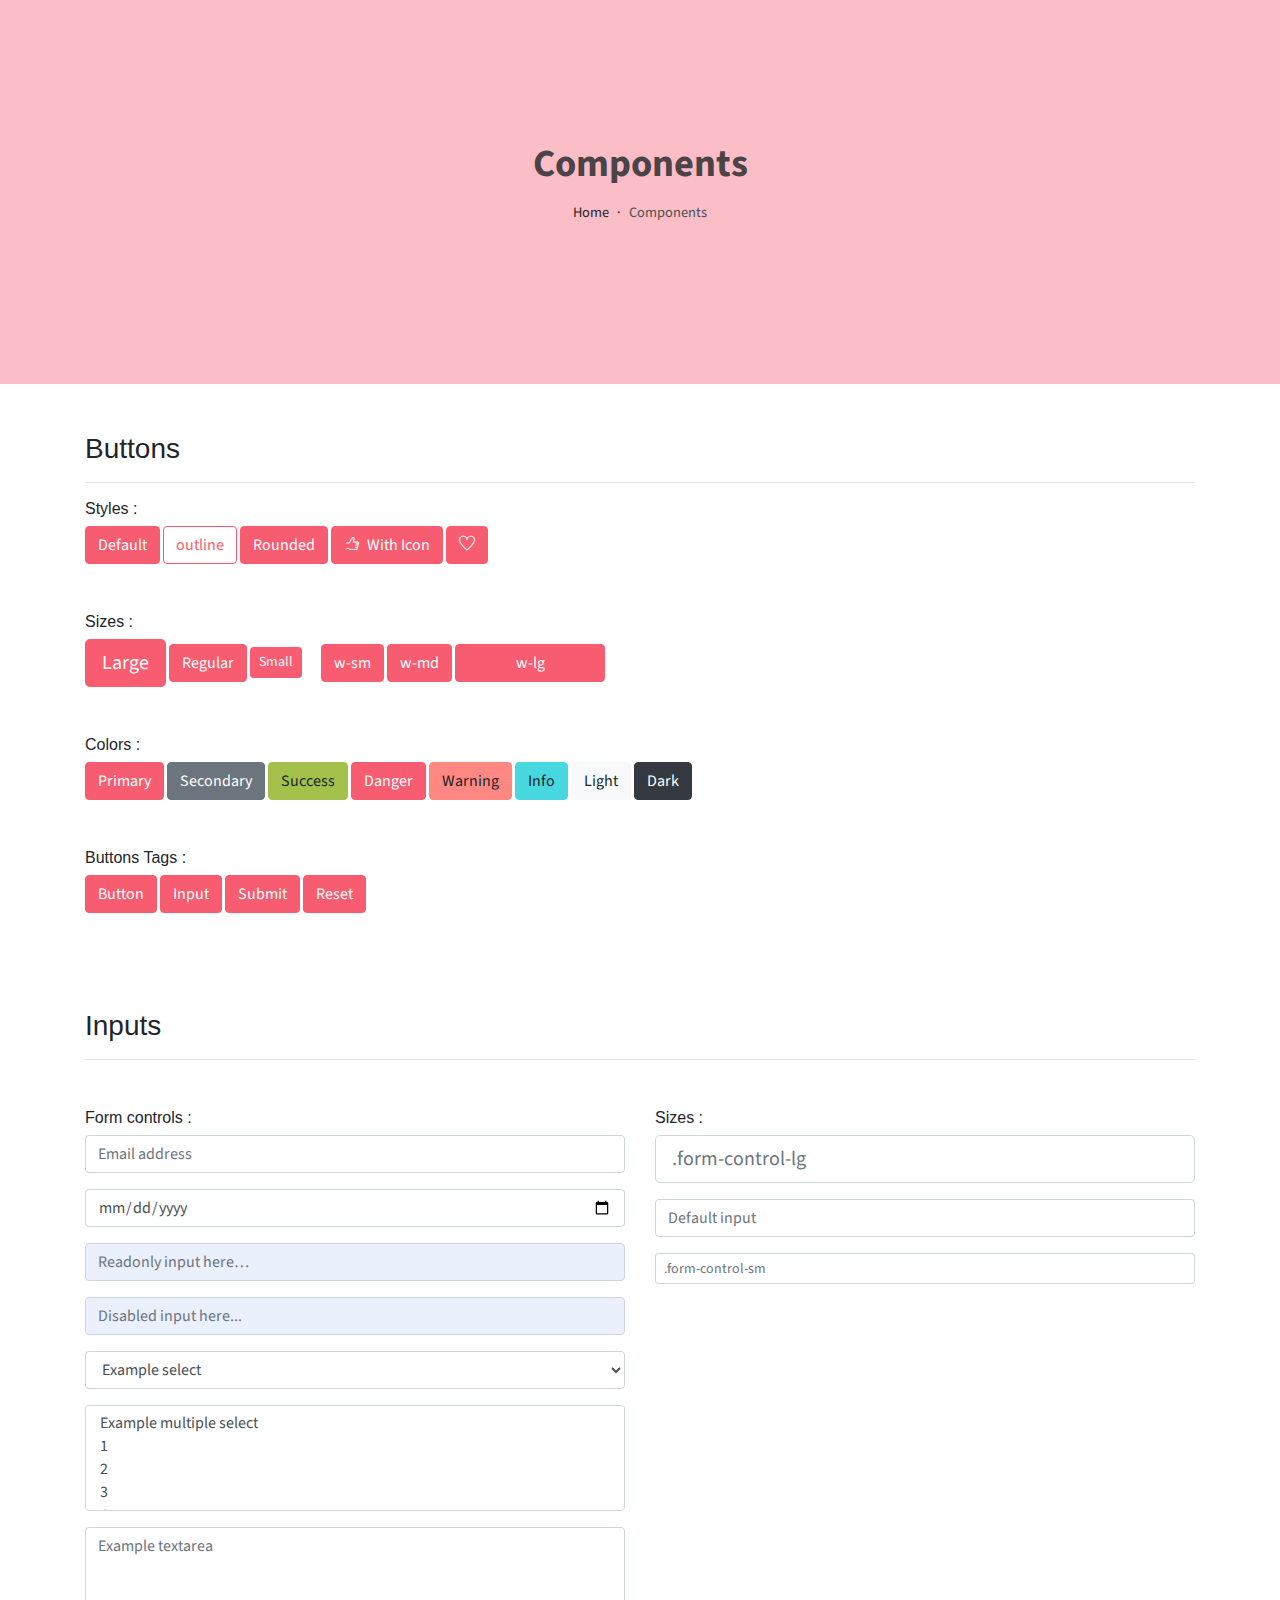
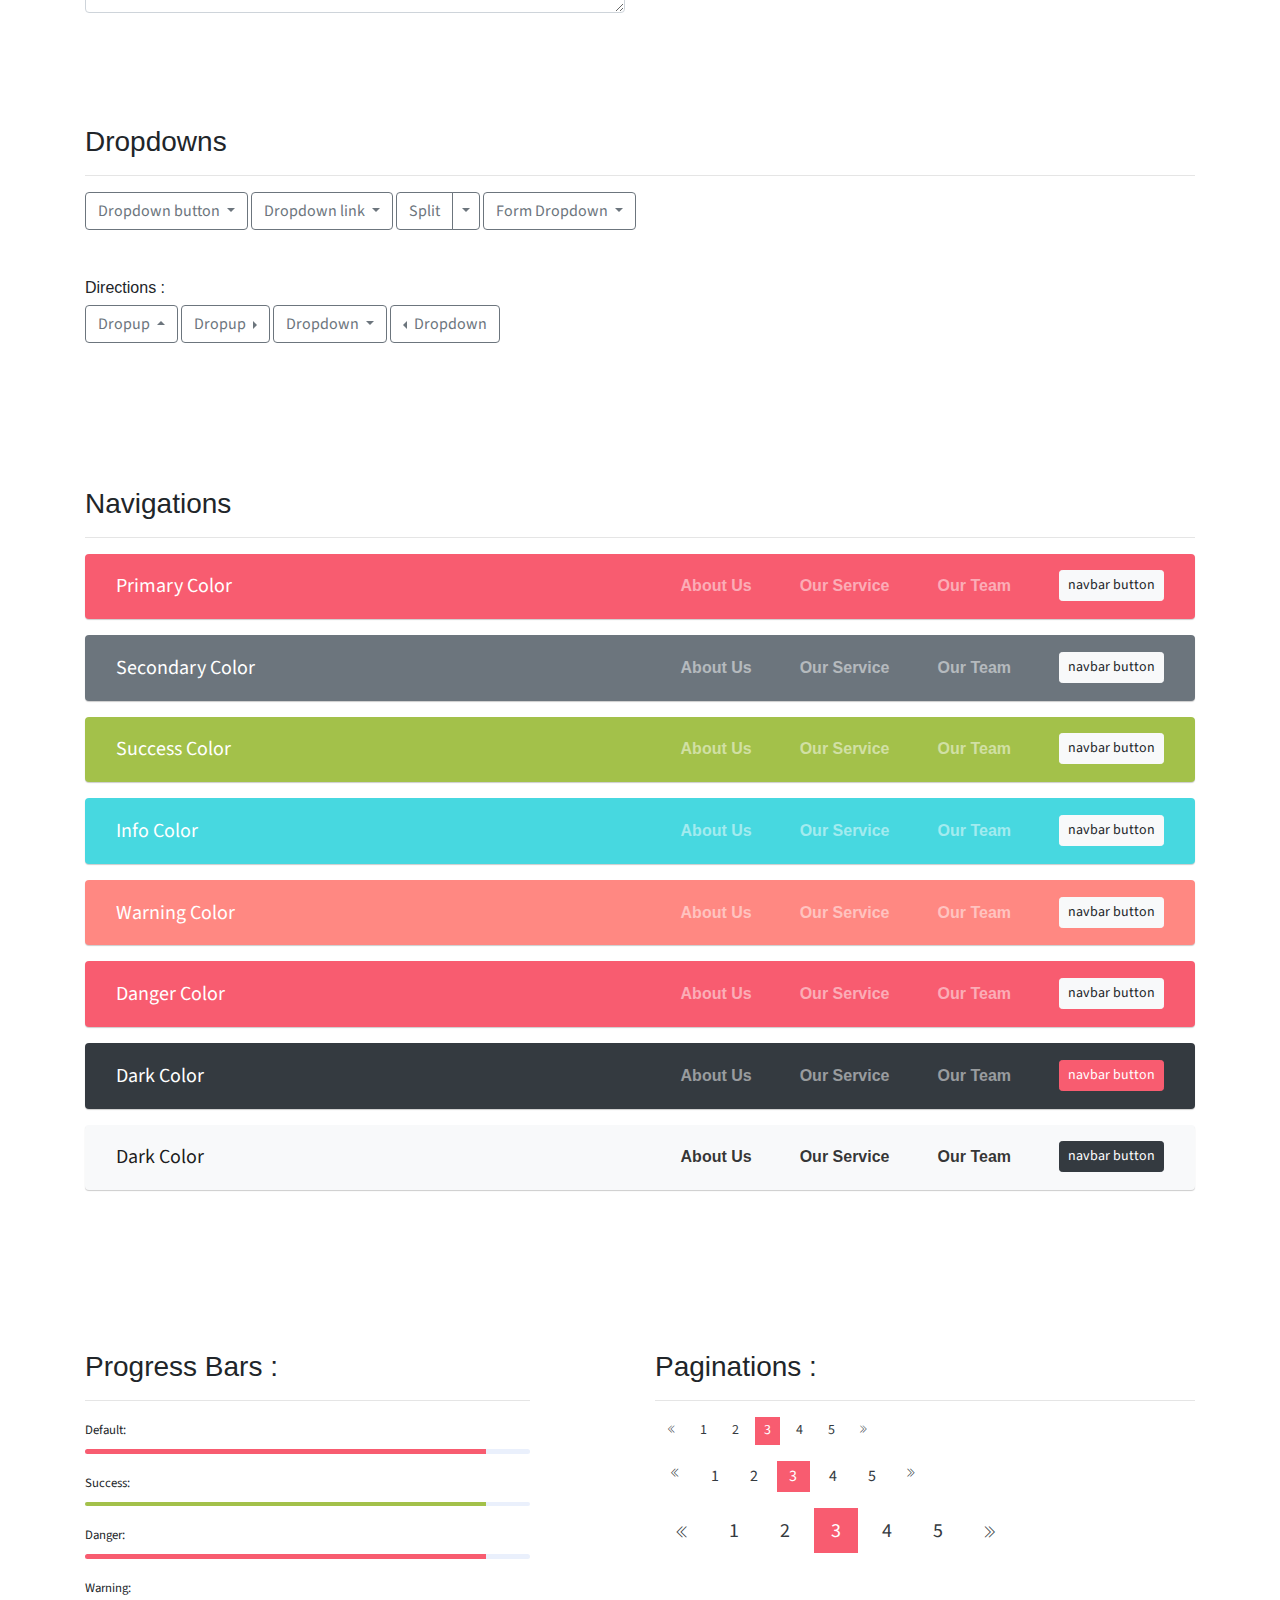
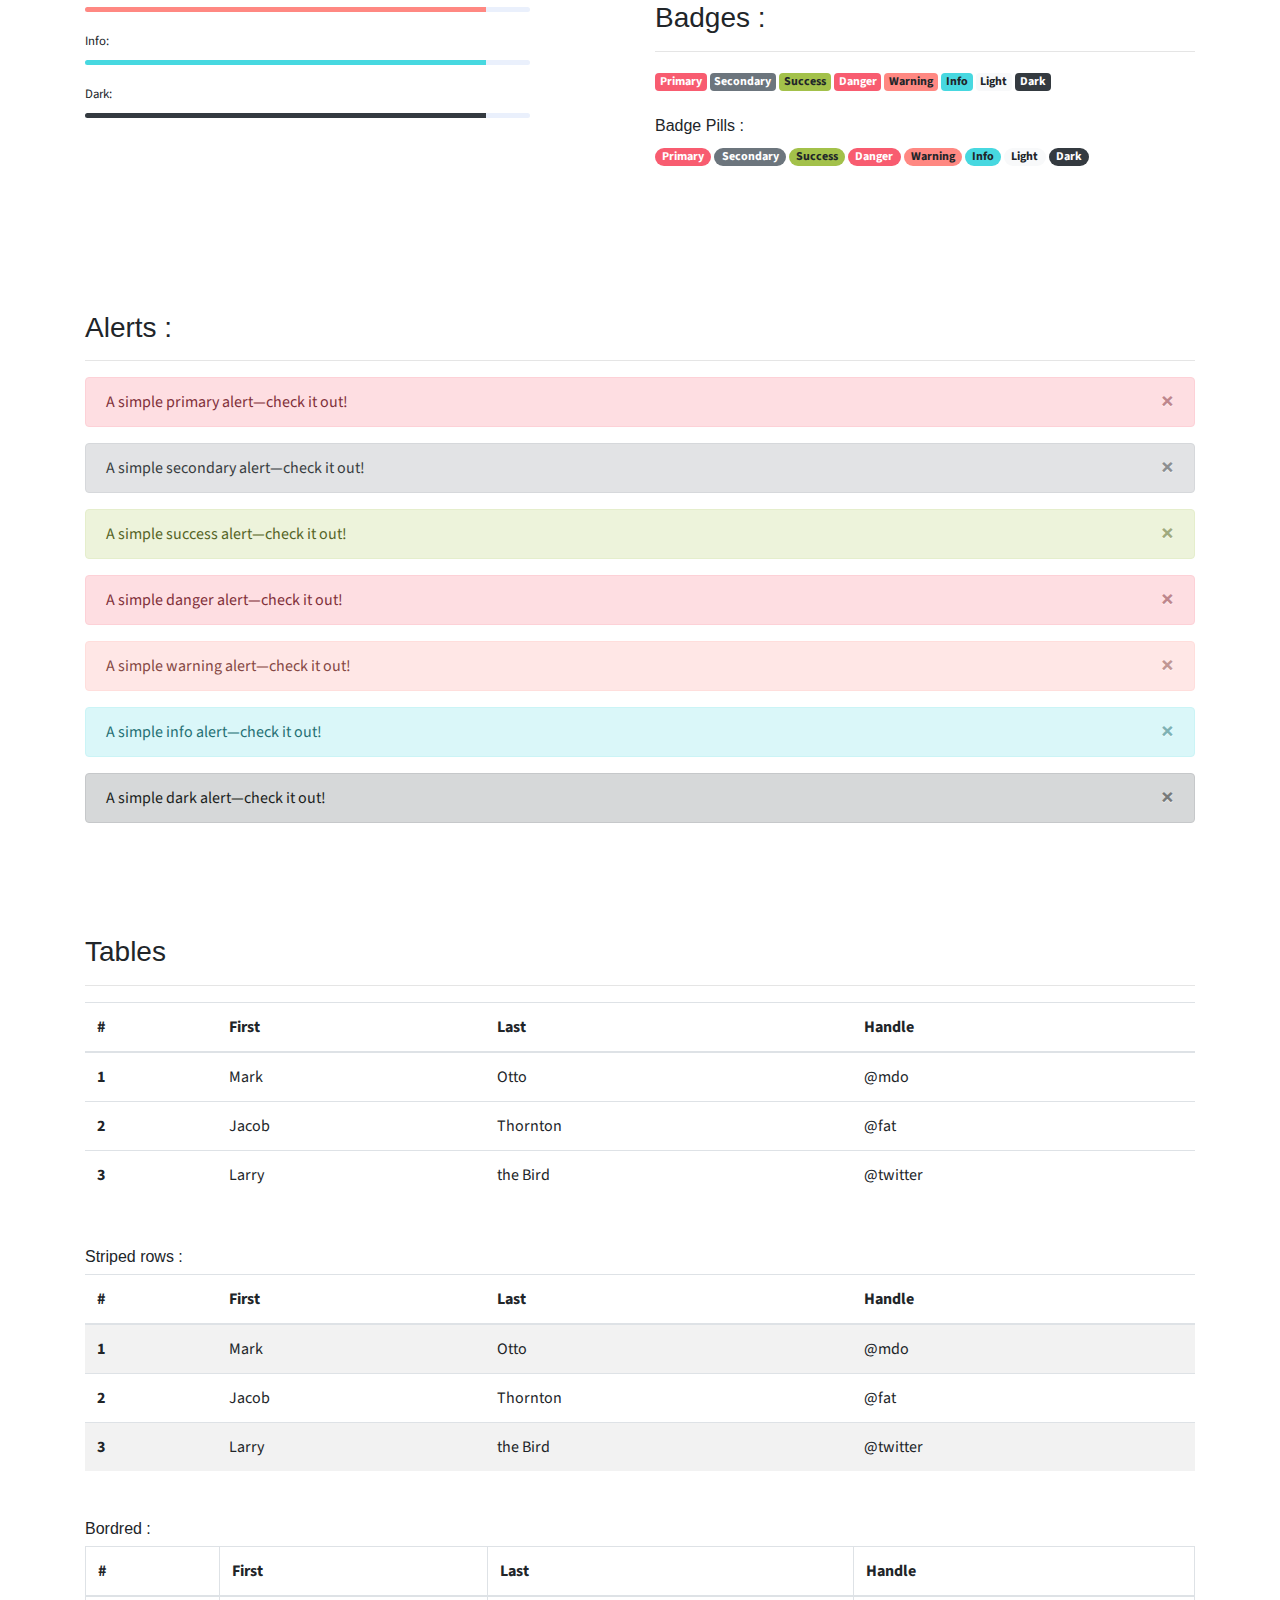
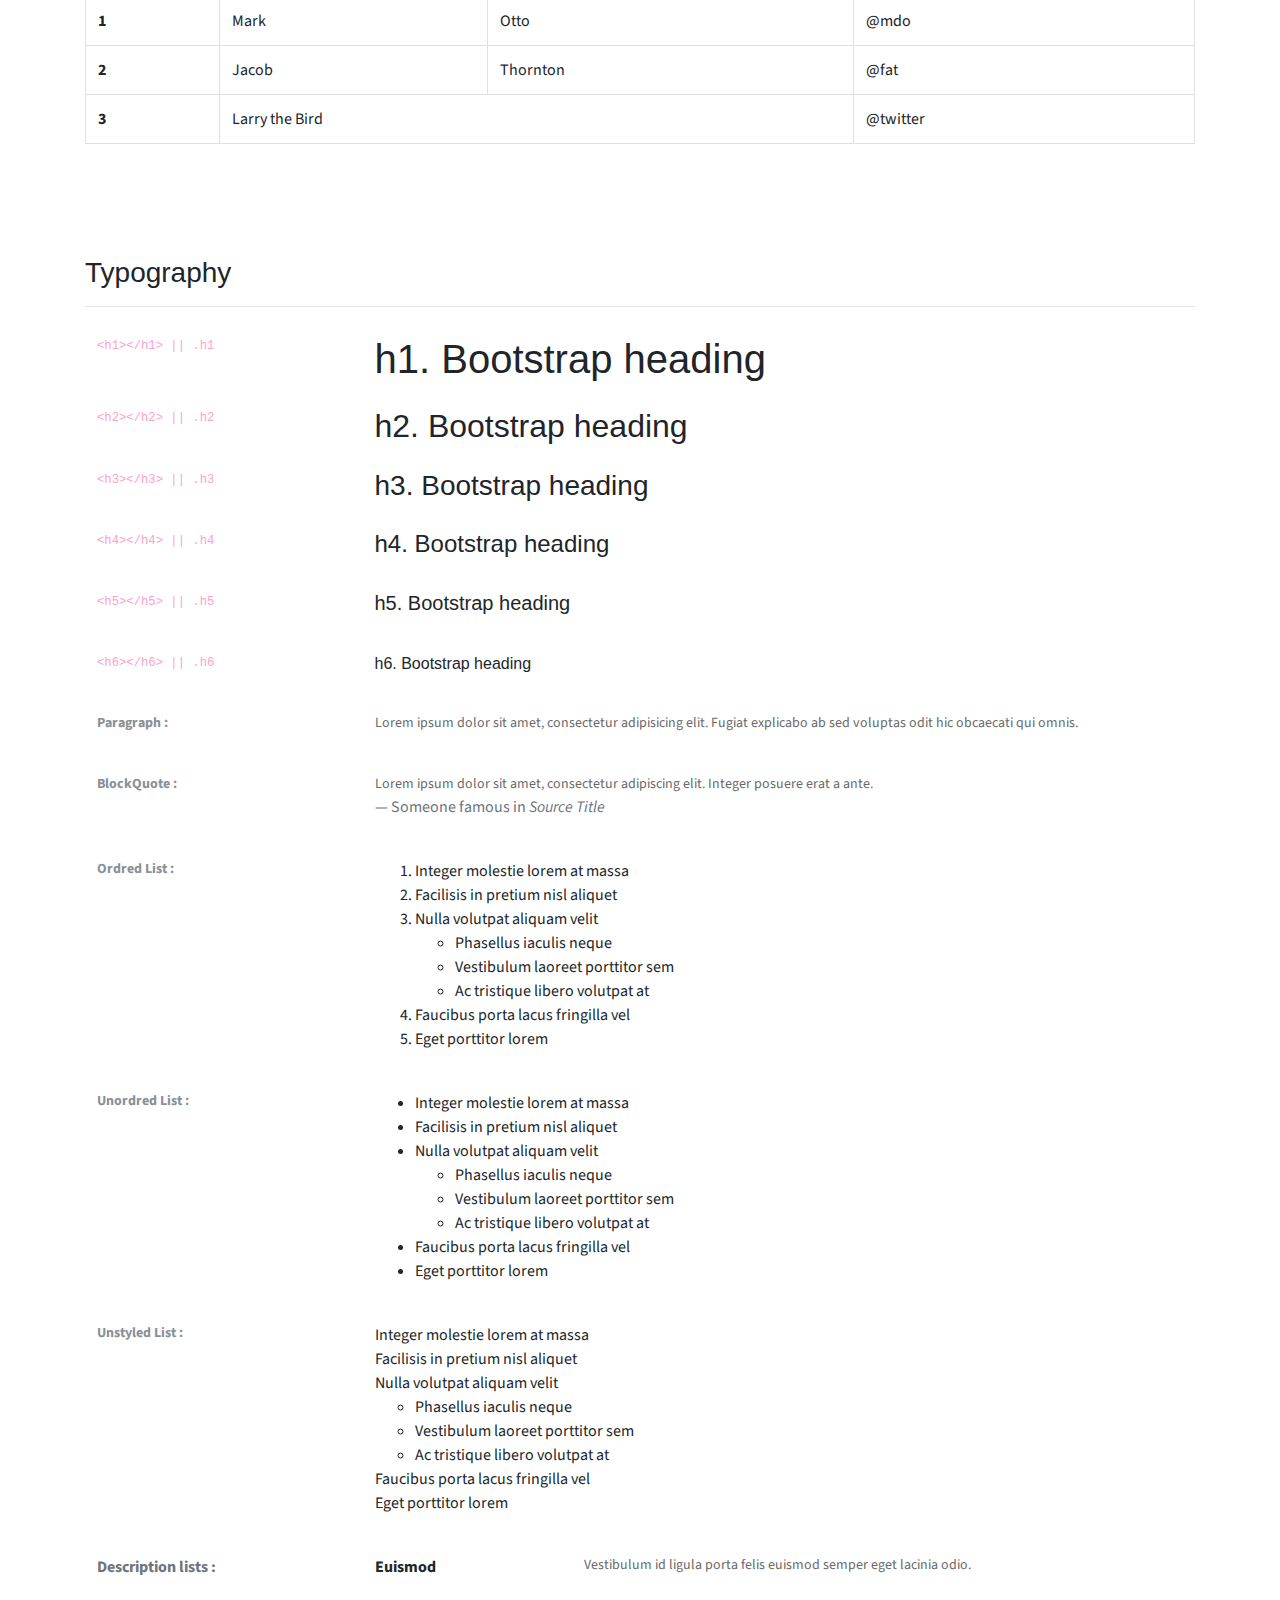
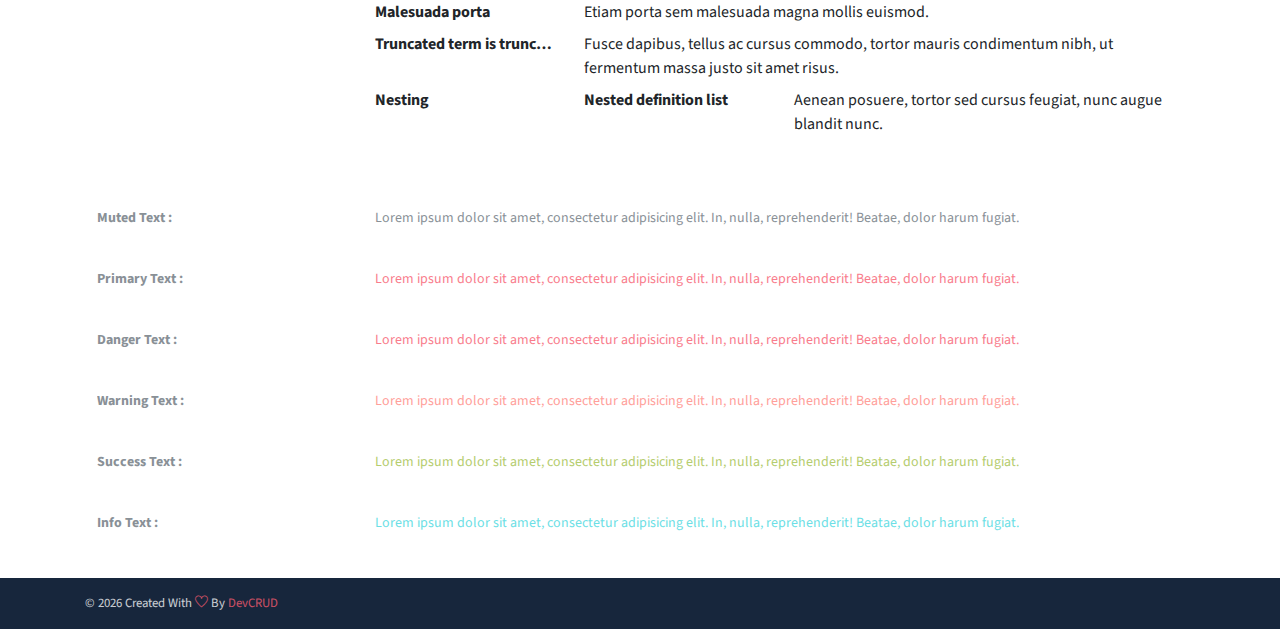
<file: components.html>
<!DOCTYPE html>
<html lang="en">
<head>
   <meta charset="utf-8">
   <meta name="viewport" content="width=device-width, initial-scale=1, shrink-to-fit=no">
   <meta name="description" content="Start your development with portfolio landing page.">
   <meta name="author" content="Devcrud">
   <title>Portfolio Landing page | Components</title>
   <link rel="icon" href="assets/imgs/favicon.png" type="image/png">
   <!-- font icons -->
   <link rel="stylesheet" href="assets/vendors/themify-icons/css/themify-icons.css">
   <!-- Bootstrap + Steller  -->
   <link rel="stylesheet" href="assets/css/portfolio.css">
</head>
<body>

   <!-- Page Header -->
   <header class="header header-mini"> 
      <div class="header-title">Components</div> 
      <nav aria-label="breadcrumb">
         <ol class="breadcrumb">
            <li class="breadcrumb-item"><a href="/">Home</a></li>
            <li class="breadcrumb-item active" aria-current="page">Components</li>
         </ol>
      </nav>
   </header> <!-- End Of Page Header -->

   <!-- main content -->
   <div class="container">

      <!-- Buttons -->
      <h3 class="mt-5">Buttons</h3>
      <hr>
      <h6 class="section-secondary-title">Styles :</h6>
      <button class="btn btn-primary">Default</button>
      <button class="btn btn-outline-primary">outline</button>
      <button class="btn btn-primary rounded">Rounded</button>
      <button class="btn btn-primary rounded"><i class="ti-thumb-up pr-1"></i> With Icon</button>
      <button class="btn btn-primary circle"><i class="ti-heart"></i></button>

      <h6 class="section-secondary-title mt-5">Sizes :</h6>
      <button class="btn btn-primary btn-lg">Large</button>
      <button class="btn btn-primary ">Regular</button>
      <button class="btn btn-primary btn-sm">Small</button>
      <button class="btn btn-primary w-sm ml-3">w-sm</button>
      <button class="btn btn-primary w-md">w-md</button>
      <button class="btn btn-primary w-lg">w-lg</button>

      <h6 class="section-secondary-title mt-5">Colors :</h6>          
      <button type="button" class="btn btn-primary">Primary</button>
      <button type="button" class="btn btn-secondary">Secondary</button>
      <button type="button" class="btn btn-success">Success</button>
      <button type="button" class="btn btn-danger">Danger</button>
      <button type="button" class="btn btn-warning">Warning</button>
      <button type="button" class="btn btn-info">Info</button>
      <button type="button" class="btn btn-light">Light</button>
      <button type="button" class="btn btn-dark">Dark</button>

      <h6 class="section-secondary-title mt-5">Buttons Tags :</h6>
      <button class="btn btn-primary" type="submit">Button</button>
      <input class="btn btn-primary" type="button" value="Input">
      <input class="btn btn-primary" type="submit" value="Submit">
      <input class="btn btn-primary" type="reset" value="Reset">
      
      <!-- devider -->
      <div class="py-5"></div>

      <!-- Inputs -->
      <h3>Inputs</h3>
      <hr>
      <div class="row mt-5">
         <div class="col-md-6">
            <h6 class="section-secondary-title">Form controls :</h6>        
            <div class="form-group">
               <input type="email" class="form-control" id="exampleFormControlInput1" placeholder="Email address">
            </div>
            <div class="form-group">
               <input type="date" class="form-control" id="exampleFormControlInput1" placeholder="Date">
            </div>
            <div class="form-group">
               <input class="form-control" type="text" placeholder="Readonly input here…" readonly>
            </div>
            <div class="form-group">
               <input class="form-control" id="disabledInput" type="text" placeholder="Disabled input here..." disabled>
            </div>
            <div class="form-group">
               <select class="form-control" id="exampleFormControlSelect1">
                  <option>Example select</option>
                  <option>1</option>
                  <option>2</option>
                  <option>3</option>
                  <option>4</option>
                  <option>5</option>
               </select>
            </div>
            <div class="form-group">
               <select multiple class="form-control" id="exampleFormControlSelect2">
                  <option>Example multiple select</option>
                  <option>1</option>
                  <option>2</option>
                  <option>3</option>
                  <option>4</option>
                  <option>5</option>
               </select>
            </div>
            <div class="form-group">
               <textarea class="form-control" id="exampleFormControlTextarea1" rows="3" placeholder="Example textarea"></textarea>
            </div>
         </div>
         <div class="col-md-6">
            <h6 class="section-secondary-title">Sizes :</h6>    
            <div class="form-group">
               <input class="form-control form-control-lg" type="text" placeholder=".form-control-lg">             
            </div>
            <div class="form-group">
               <input class="form-control" type="text" placeholder="Default input">
            </div>
            <div class="form-group">
               <input class="form-control form-control-sm" type="text" placeholder=".form-control-sm"> 
            </div>
         </div>
      </div> <!-- end of inputs -->   

      <!-- devider -->
      <div class="py-5"></div>             

      <!-- Dropdowns -->
      <h3 class="components-section-title font-weight-normal">Dropdowns</h3>
      <hr>
      <div class="dropdown d-inline-block">
         <button class="btn btn-outline-secondary dropdown-toggle" type="button" id="dropdownMenuButton" data-toggle="dropdown" aria-haspopup="true" aria-expanded="false">
         Dropdown button
         </button>
         <div class="dropdown-menu" aria-labelledby="dropdownMenuButton">
         <a class="dropdown-item" href="#">Action</a>
         <a class="dropdown-item" href="#">Another action</a>
         <a class="dropdown-item" href="#">Something else here</a>
         </div>
      </div>
      <div class="dropdown d-inline-block">
         <a class="btn btn-outline-secondary dropdown-toggle" href="#" role="button" id="dropdownMenuLink" data-toggle="dropdown" aria-haspopup="true" aria-expanded="false">
            Dropdown link
         </a>
         <div class="dropdown-menu" aria-labelledby="dropdownMenuLink">
            <a class="dropdown-item" href="#">Action</a>
            <a class="dropdown-item" href="#">Another action</a>
            <a class="dropdown-item" href="#">Something else here</a>
         </div>
      </div>
      <div class="btn-group">
         <button type="button" class="btn btn-outline-secondary">Split</button>
         <button type="button" class="btn btn-outline-secondary dropdown-toggle dropdown-toggle-split" data-toggle="dropdown" aria-haspopup="true" aria-expanded="false">
         <span class="sr-only">Toggle Dropdown</span>
         </button>
         <div class="dropdown-menu">
            <a class="dropdown-item" href="#">Action</a>
            <a class="dropdown-item" href="#">Another action</a>
            <a class="dropdown-item" href="#">Something else here</a>
            <div class="dropdown-divider"></div>
            <a class="dropdown-item" href="#">Separated link</a>
         </div>
      </div>
      <div class="btn-group">
         <button class="btn btn-outline-secondary dropdown-toggle" type="button" id="dropdownMenuButton" data-toggle="dropdown" aria-haspopup="true" aria-expanded="false">
            Form Dropdown
         </button>
         <div class="dropdown-menu form">
            <form class="px-4 py-3">
               <div class="form-group">
                  <input type="email" class="form-control" id="exampleDropdownFormEmail1" placeholder="email@example.com">
               </div>
               <div class="form-group">
                  <input type="password" class="form-control" id="exampleDropdownFormPassword1" placeholder="Password">
               </div>
               <div class="form-check mb-3">
                  <input type="checkbox" class="form-check-input" id="dropdownCheck">
                  <label class="form-check-label" for="dropdownCheck">
                     Remember me
                  </label>
               </div>
               <button type="submit" class="btn btn-primary btn-block">Sign in</button>
            </form>
            <div class="dropdown-divider"></div>
            <a class="dropdown-item" href="#"><small>New around here? Sign up</small></a>
            <a class="dropdown-item" href="#"><small>Forgot password?</small></a>
         </div>
      </div>       
      <h6 class="section-secondary-title mt-5">Directions :</h6>  
      <div class="btn-group dropup">
         <button type="button" class="btn btn-outline-secondary dropdown-toggle" data-toggle="dropdown" aria-haspopup="true" aria-expanded="false">
            Dropup
         </button>
         <div class="dropdown-menu">
            <a class="dropdown-item" href="#">Action</a>
            <a class="dropdown-item" href="#">Another action</a>
            <a class="dropdown-item" href="#">Something else here</a>
            <div class="dropdown-divider"></div>
            <a class="dropdown-item" href="#">Separated link</a>
         </div>
      </div>
      <div class="btn-group dropright">
         <button type="button" class="btn btn-outline-secondary dropdown-toggle" data-toggle="dropdown" aria-haspopup="true" aria-expanded="false">
            Dropup
         </button>
         <div class="dropdown-menu">
            <a class="dropdown-item" href="#">Action</a>
            <a class="dropdown-item" href="#">Another action</a>
            <a class="dropdown-item" href="#">Something else here</a>
            <div class="dropdown-divider"></div>
            <a class="dropdown-item" href="#">Separated link</a>
         </div>
      </div>
      <div class="btn-group">
         <button type="button" class="btn btn-outline-secondary dropdown-toggle" data-toggle="dropdown" aria-haspopup="true" aria-expanded="false">
            Dropdown
         </button>
         <div class="dropdown-menu">
            <a class="dropdown-item" href="#">Action</a>
            <a class="dropdown-item" href="#">Another action</a>
            <a class="dropdown-item" href="#">Something else here</a>
            <div class="dropdown-divider"></div>
            <a class="dropdown-item" href="#">Separated link</a>
         </div>
      </div>
      <div class="btn-group dropleft">
         <button type="button" class="btn btn-outline-secondary dropdown-toggle" data-toggle="dropdown" aria-haspopup="true" aria-expanded="false">
            Dropdown
         </button>
         <div class="dropdown-menu">
            <a class="dropdown-item" href="#">Action</a>
            <a class="dropdown-item" href="#">Another action</a>
            <a class="dropdown-item" href="#">Something else here</a>
            <div class="dropdown-divider"></div>
            <a class="dropdown-item" href="#">Separated link</a>
         </div>
      </div> <!-- end of Dropdowns -->  

      <!-- devider -->
      <div class="py-5"></div>   

      <!-- navbars -->
      <h3 class="components-section-title font-weight-normal mt-5">Navigations</h3>
      <hr>
      <nav class="navbar navbar-expand-sm navbar-dark bg-primary rounded shadow mb-3">
         <div class="container">
            <a class="navbar-brand" href="#">Primary Color</a>
            <button class="navbar-toggler ml-auto" type="button" data-toggle="collapse" data-target="#navbarSupportedContent" aria-controls="navbarSupportedContent" aria-expanded="false" aria-label="Toggle navigation">
            <span class="navbar-toggler-icon"></span>
            </button>
            <div class="collapse navbar-collapse" id="navbarSupportedContent">
               <ul class="navbar-nav ml-auto"> 
                  <li class="nav-item">
                     <a class="nav-link" href="#about">About Us</a>
                  </li>
                  <li class="nav-item">
                     <a class="nav-link" href="#service">Our Service</a>
                  </li>
                  <li class="nav-item">
                     <a class="nav-link" href="#team">Our Team</a>
                  </li>
                  <li class="nav-item">
                     <a href="#book-table" class="ml-4 mt-1 btn btn-light btn-sm">navbar button</a>
                  </li>
               </ul>                       
            </div>
         </div>
      </nav>
      <nav class="navbar navbar-expand-sm navbar-dark bg-secondary rounded shadow mb-3">
         <div class="container">
            <a class="navbar-brand" href="#">Secondary Color</a>
            <button class="navbar-toggler ml-auto" type="button" data-toggle="collapse" data-target="#navbarSupportedContent" aria-controls="navbarSupportedContent" aria-expanded="false" aria-label="Toggle navigation">
            <span class="navbar-toggler-icon"></span>
            </button>
            <div class="collapse navbar-collapse" id="navbarSupportedContent">
               <ul class="navbar-nav ml-auto"> 
                  <li class="nav-item">
                     <a class="nav-link" href="#about">About Us</a>
                  </li>
                  <li class="nav-item">
                     <a class="nav-link" href="#service">Our Service</a>
                  </li>
                  <li class="nav-item">
                     <a class="nav-link" href="#team">Our Team</a>
                  </li>
                  <li class="nav-item">
                     <a href="#book-table" class="ml-4 mt-1 btn btn-light btn-sm">navbar button</a>
                  </li>
               </ul>                       
            </div>
         </div>
      </nav>
      <nav class="navbar navbar-expand-sm navbar-dark bg-success rounded shadow mb-3">
         <div class="container">
            <a class="navbar-brand" href="#">Success Color</a>
            <button class="navbar-toggler ml-auto" type="button" data-toggle="collapse" data-target="#navbarSupportedContent" aria-controls="navbarSupportedContent" aria-expanded="false" aria-label="Toggle navigation">
            <span class="navbar-toggler-icon"></span>
            </button>
            <div class="collapse navbar-collapse" id="navbarSupportedContent">
               <ul class="navbar-nav ml-auto"> 
                  <li class="nav-item">
                     <a class="nav-link" href="#about">About Us</a>
                  </li>
                  <li class="nav-item">
                     <a class="nav-link" href="#service">Our Service</a>
                  </li>
                  <li class="nav-item">
                     <a class="nav-link" href="#team">Our Team</a>
                  </li>
                  <li class="nav-item">
                     <a href="#book-table" class="ml-4 mt-1 btn btn-light btn-sm">navbar button</a>
                  </li>
               </ul>                       
            </div>
         </div>
      </nav>
      <nav class="navbar navbar-expand-sm navbar-dark bg-info rounded shadow mb-3">
         <div class="container">
            <a class="navbar-brand" href="#">Info Color</a>
            <button class="navbar-toggler ml-auto" type="button" data-toggle="collapse" data-target="#navbarSupportedContent" aria-controls="navbarSupportedContent" aria-expanded="false" aria-label="Toggle navigation">
            <span class="navbar-toggler-icon"></span>
            </button>
            <div class="collapse navbar-collapse" id="navbarSupportedContent">
               <ul class="navbar-nav ml-auto"> 
                  <li class="nav-item">
                     <a class="nav-link" href="#about">About Us</a>
                  </li>
                  <li class="nav-item">
                     <a class="nav-link" href="#service">Our Service</a>
                  </li>
                  <li class="nav-item">
                     <a class="nav-link" href="#team">Our Team</a>
                  </li>
                  <li class="nav-item">
                     <a href="#book-table" class="ml-4 mt-1 btn btn-light btn-sm">navbar button</a>
                  </li>
               </ul>                       
            </div>
         </div>
      </nav>
      <nav class="navbar navbar-expand-sm navbar-dark bg-warning rounded shadow mb-3">
         <div class="container">
            <a class="navbar-brand" href="#">Warning Color</a>
            <button class="navbar-toggler ml-auto" type="button" data-toggle="collapse" data-target="#navbarSupportedContent" aria-controls="navbarSupportedContent" aria-expanded="false" aria-label="Toggle navigation">
            <span class="navbar-toggler-icon"></span>
            </button>
            <div class="collapse navbar-collapse" id="navbarSupportedContent">
               <ul class="navbar-nav ml-auto"> 
                  <li class="nav-item">
                     <a class="nav-link" href="#about">About Us</a>
                  </li>
                  <li class="nav-item">
                     <a class="nav-link" href="#service">Our Service</a>
                  </li>
                  <li class="nav-item">
                     <a class="nav-link" href="#team">Our Team</a>
                  </li>
                  <li class="nav-item">
                     <a href="#book-table" class="ml-4 mt-1 btn btn-light btn-sm">navbar button</a>
                  </li>
               </ul>                       
            </div>
         </div>
      </nav>
      <nav class="navbar navbar-expand-sm navbar-dark bg-danger rounded shadow mb-3">
         <div class="container">
            <a class="navbar-brand" href="#">Danger Color</a>
            <button class="navbar-toggler ml-auto" type="button" data-toggle="collapse" data-target="#navbarSupportedContent" aria-controls="navbarSupportedContent" aria-expanded="false" aria-label="Toggle navigation">
            <span class="navbar-toggler-icon"></span>
            </button>
            <div class="collapse navbar-collapse" id="navbarSupportedContent">
               <ul class="navbar-nav ml-auto"> 
                  <li class="nav-item">
                     <a class="nav-link" href="#about">About Us</a>
                  </li>
                  <li class="nav-item">
                     <a class="nav-link" href="#service">Our Service</a>
                  </li>
                  <li class="nav-item">
                     <a class="nav-link" href="#team">Our Team</a>
                  </li>
                  <li class="nav-item">
                     <a href="#book-table" class="ml-4 mt-1 btn btn-light btn-sm">navbar button</a>
                  </li>
               </ul>                       
            </div>
         </div>
      </nav>
      <nav class="navbar navbar-expand-sm navbar-dark bg-dark rounded shadow mb-3">
         <div class="container">
            <a class="navbar-brand" href="#">Dark Color</a>
            <button class="navbar-toggler ml-auto" type="button" data-toggle="collapse" data-target="#navbarSupportedContent" aria-controls="navbarSupportedContent" aria-expanded="false" aria-label="Toggle navigation">
            <span class="navbar-toggler-icon"></span>
            </button>
            <div class="collapse navbar-collapse" id="navbarSupportedContent">
               <ul class="navbar-nav ml-auto"> 
                  <li class="nav-item">
                     <a class="nav-link" href="#about">About Us</a>
                  </li>
                  <li class="nav-item">
                     <a class="nav-link" href="#service">Our Service</a>
                  </li>
                  <li class="nav-item">
                     <a class="nav-link" href="#team">Our Team</a>
                  </li>
                  <li class="nav-item">
                     <a href="#book-table" class="ml-4 mt-1 btn btn-primary btn-sm">navbar button</a>
                  </li>
               </ul>                       
            </div>
         </div>
      </nav>
      <nav class="navbar navbar-expand-sm navbar-light bg-light rounded shadow mb-3">
         <div class="container">
            <a class="navbar-brand" href="#">Dark Color</a>
            <button class="navbar-toggler ml-auto" type="button" data-toggle="collapse" data-target="#navbarSupportedContent" aria-controls="navbarSupportedContent" aria-expanded="false" aria-label="Toggle navigation">
            <span class="navbar-toggler-icon"></span>
            </button>
            <div class="collapse navbar-collapse" id="navbarSupportedContent">
               <ul class="navbar-nav ml-auto"> 
                  <li class="nav-item">
                     <a class="nav-link" href="#about">About Us</a>
                  </li>
                  <li class="nav-item">
                     <a class="nav-link" href="#service">Our Service</a>
                  </li>
                  <li class="nav-item">
                     <a class="nav-link" href="#team">Our Team</a>
                  </li>
                  <li class="nav-item">
                     <a href="#book-table" class="ml-4 mt-1 btn btn-dark btn-sm">navbar button</a>
                  </li>
               </ul>                       
            </div>
         </div>
      </nav>
      <!-- End of navbars -->

      <!-- devider -->
      <div class="py-5"></div>   
      
      <!-- progress bars -->
      <div class="row justify-content-between">
         <div class="col-md-5">
            <h3 class="components-section-title font-weight-normal mt-5">Progress Bars :</h3>
            <hr>
            <small>Default: </small>
            <div class="progress mt-2 mb-3">
               <div class="progress-bar" role="progressbar" style="width: 90%" aria-valuenow="25" aria-valuemin="0" aria-valuemax="100"></div>
            </div>
            <small>Success:</small>
            <div class="progress mt-2 mb-3">
               <div class="progress-bar bg-success" role="progressbar" style="width: 90%" aria-valuenow="25" aria-valuemin="0" aria-valuemax="100"></div>
            </div>
            <small>Danger:</small>
            <div class="progress mt-2 mb-3">
               <div class="progress-bar bg-danger" role="progressbar" style="width: 90%" aria-valuenow="25" aria-valuemin="0" aria-valuemax="100"></div>
            </div>
            <small>Warning:</small>
            <div class="progress mt-2 mb-3">
               <div class="progress-bar bg-warning" role="progressbar" style="width: 90%" aria-valuenow="25" aria-valuemin="0" aria-valuemax="100"></div>
            </div>
            <small>Info:</small>
            <div class="progress mt-2 mb-3">
               <div class="progress-bar bg-info" role="progressbar" style="width: 90%" aria-valuenow="25" aria-valuemin="0" aria-valuemax="100"></div>
            </div>
            <small>Dark:</small>
            <div class="progress mt-2 mb-3">
               <div class="progress-bar bg-dark" role="progressbar" style="width: 90%" aria-valuenow="25" aria-valuemin="0" aria-valuemax="100"></div>
            </div>
         </div>
         <div class="col-md-6">
            <h3 class="components-section-title font-weight-normal mt-5">Paginations :</h3>
            <hr>
            <nav aria-label="Page navigation example">
               <ul class="pagination pagination-sm">
                  <li class="page-item"><a class="page-link" href="#"><i class="ti-angle-double-left"></i></a></li>
                  <li class="page-item"><a class="page-link" href="#">1</a></li>
                  <li class="page-item"><a class="page-link" href="#">2</a></li>
                  <li class="page-item active"><a class="page-link" href="#">3</a></li>
                  <li class="page-item"><a class="page-link" href="#">4</a></li>
                  <li class="page-item"><a class="page-link" href="#">5</a></li>
                  <li class="page-item"><a class="page-link" href="#"><i class="ti-angle-double-right"></i></a></li>
               </ul>
            </nav>
            <nav aria-label="Page navigation example">
               <ul class="pagination">
               <li class="page-item"><a class="page-link" href="#"><i class="ti-angle-double-left"></i></a></li>
                  <li class="page-item"><a class="page-link" href="#">1</a></li>
                  <li class="page-item"><a class="page-link" href="#">2</a></li>
                  <li class="page-item active"><a class="page-link" href="#">3</a></li>
                  <li class="page-item"><a class="page-link" href="#">4</a></li>
                  <li class="page-item"><a class="page-link" href="#">5</a></li>
                  <li class="page-item"><a class="page-link" href="#"><i class="ti-angle-double-right"></i></a></li>
               </ul>
            </nav>
            <nav aria-label="Page navigation example">
               <ul class="pagination pagination-lg">
                  <li class="page-item"><a class="page-link" href="#"><i class="ti-angle-double-left"></i></a></li>
                  <li class="page-item"><a class="page-link" href="#">1</a></li>
                  <li class="page-item"><a class="page-link" href="#">2</a></li>
                  <li class="page-item active"><a class="page-link" href="#">3</a></li>
                  <li class="page-item"><a class="page-link" href="#">4</a></li>
                  <li class="page-item"><a class="page-link" href="#">5</a></li>
                  <li class="page-item"><a class="page-link" href="#"><i class="ti-angle-double-right"></i></a></li>
               </ul>
            </nav>

            <!-- Badges -->
            <h3 class="components-section-title font-weight-normal mt-5">Badges :</h3>
            <hr>
            <span class="badge badge-primary">Primary</span>
            <span class="badge badge-secondary">Secondary</span>
            <span class="badge badge-success">Success</span>
            <span class="badge badge-danger">Danger</span>
            <span class="badge badge-warning">Warning</span>
            <span class="badge badge-info">Info</span>
            <span class="badge badge-light">Light</span>
            <span class="badge badge-dark">Dark</span>
            <h6 class="section-secondary-title mt-4 mb-2">Badge Pills :</h6>
            <span class="badge badge-pill badge-primary">Primary</span>
            <span class="badge badge-pill badge-secondary">Secondary</span>
            <span class="badge badge-pill badge-success">Success</span>
            <span class="badge badge-pill badge-danger">Danger</span>
            <span class="badge badge-pill badge-warning">Warning</span>
            <span class="badge badge-pill badge-info">Info</span>
            <span class="badge badge-pill badge-light">Light</span>
            <span class="badge badge-pill badge-dark">Dark</span>
         </div>
      </div> <!-- End of Progress bars -->

      <!-- devider -->
      <div class="py-5"></div>  

      <!-- Alerts -->
      <h3 class="components-section-title font-weight-normal mt-5">Alerts :</h3>
      <hr>
      <div class="alert alert-primary alert-dismissible fade show" role="alert">
         A simple primary alert—check it out!
         <button type="button" class="close" data-dismiss="alert" aria-label="Close">
            <span aria-hidden="true">&times;</span>
         </button>
      </div>
      <div class="alert alert-secondary alert-dismissible fade show" role="alert">
         A simple secondary alert—check it out!
         <button type="button" class="close" data-dismiss="alert" aria-label="Close">
            <span aria-hidden="true">&times;</span>
         </button>
      </div>
      <div class="alert alert-success alert-dismissible fade show" role="alert">
         A simple success alert—check it out!
         <button type="button" class="close" data-dismiss="alert" aria-label="Close">
            <span aria-hidden="true">&times;</span>
         </button>
      </div>
      <div class="alert alert-danger alert-dismissible fade show" role="alert">
         A simple danger alert—check it out!
         <button type="button" class="close" data-dismiss="alert" aria-label="Close">
            <span aria-hidden="true">&times;</span>
         </button>
      </div>
      <div class="alert alert-warning alert-dismissible fade show" role="alert">
         A simple warning alert—check it out!
         <button type="button" class="close" data-dismiss="alert" aria-label="Close">
            <span aria-hidden="true">&times;</span>
         </button>
      </div>
      <div class="alert alert-info alert-dismissible fade show" role="alert">
         A simple info alert—check it out!
         <button type="button" class="close" data-dismiss="alert" aria-label="Close">
            <span aria-hidden="true">&times;</span>
         </button>
      </div>
      <div class="alert alert-dark alert-dismissible fade show" role="alert">
         A simple dark alert—check it out!
         <button type="button" class="close" data-dismiss="alert" aria-label="Close">
            <span aria-hidden="true">&times;</span>
         </button>
      </div>
      <!-- end of alerts -->

      <!-- devider -->
      <div class="py-5"></div> 
   
      <!-- tables -->
      <h3 class="components-section-title">Tables</h3>
      <hr>
      <table class="table">
         <thead>
            <tr>
               <th scope="col">#</th>
               <th scope="col">First</th>
               <th scope="col">Last</th>
               <th scope="col">Handle</th>
            </tr>
         </thead>
         <tbody>
            <tr>
               <th scope="row">1</th>
               <td>Mark</td>
               <td>Otto</td>
               <td>@mdo</td>
            </tr>
            <tr>
               <th scope="row">2</th>
               <td>Jacob</td>
               <td>Thornton</td>
               <td>@fat</td>
            </tr>
            <tr>
               <th scope="row">3</th>
               <td>Larry</td>
               <td>the Bird</td>
               <td>@twitter</td>
            </tr>
         </tbody>
      </table>

      <h6 class="section-secondary-title mt-5">Striped rows :</h6>
      <table class="table table-striped">
         <thead>
            <tr>
               <th scope="col">#</th>
               <th scope="col">First</th>
               <th scope="col">Last</th>
               <th scope="col">Handle</th>
            </tr>
         </thead>
         <tbody>
            <tr>
               <th scope="row">1</th>
               <td>Mark</td>
               <td>Otto</td>
               <td>@mdo</td>
            </tr>
            <tr>
               <th scope="row">2</th>
               <td>Jacob</td>
               <td>Thornton</td>
               <td>@fat</td>
            </tr>
            <tr>
               <th scope="row">3</th>
               <td>Larry</td>
               <td>the Bird</td>
               <td>@twitter</td>
            </tr>
         </tbody>
      </table>

      <h6 class="section-secondary-title mt-5">Bordred :</h6>
      <table class="table table-bordered">
         <thead>
            <tr>
               <th scope="col">#</th>
               <th scope="col">First</th>
               <th scope="col">Last</th>
               <th scope="col">Handle</th>
            </tr>
         </thead>
         <tbody>
            <tr>
               <th scope="row">1</th>
               <td>Mark</td>
               <td>Otto</td>
               <td>@mdo</td>
            </tr>
            <tr>
               <th scope="row">2</th>
               <td>Jacob</td>
               <td>Thornton</td>
               <td>@fat</td>
            </tr>
            <tr>
               <th scope="row">3</th>
               <td colspan="2">Larry the Bird</td>
               <td>@twitter</td>
            </tr>
         </tbody>
      </table>
      <!-- end of tables -->

      <!-- devider -->
      <div class="py-5"></div> 

      <!-- typography -->
      <h3 class="components-section-title">Typography</h3>
      <hr>
     
      <table class="table table-borderless v-align-center">
         <tbody>
            <tr>
               <td>
                  <p><code class="highlighter-rouge">&lt;h1&gt;&lt;/h1&gt; || .h1</code></p>
               </td>
               <td class="w-75"><span class="h1">h1. Bootstrap heading</span></td>
            </tr>
            <tr>
               <td>
                  <p><code class="highlighter-rouge">&lt;h2&gt;&lt;/h2&gt; || .h2</code></p>
               </td>
               <td><span class="h2">h2. Bootstrap heading</span></td>
            </tr>
            <tr>
               <td>
                  <p><code class="highlighter-rouge">&lt;h3&gt;&lt;/h3&gt; || .h3</code></p>
               </td>
               <td><span class="h3">h3. Bootstrap heading</span></td>
            </tr>
            <tr>
               <td>
                  <p><code class="highlighter-rouge">&lt;h4&gt;&lt;/h4&gt; || .h4</code></p>
               </td>
               <td><span class="h4">h4. Bootstrap heading</span></td>
            </tr>
            <tr>
               <td>
                  <p><code class="highlighter-rouge">&lt;h5&gt;&lt;/h5&gt; || .h5</code></p>
               </td>
               <td><span class="h5">h5. Bootstrap heading</span></td>
            </tr>
            <tr>
               <td>
                  <p><code class="highlighter-rouge">&lt;h6&gt;&lt;/h6&gt; || .h6</code></p>
               </td>
               <td><span class="h6">h6. Bootstrap heading</span></td>
            </tr>
            <tr>
               <td>
                  <p class="font-weight-bold text-muted">Paragraph :</p>
               </td>
               <td><p>Lorem ipsum dolor sit amet, consectetur adipisicing elit. Fugiat explicabo ab sed voluptas odit hic obcaecati qui omnis.</p></td>
            </tr>
            <tr>
               <td>
                  <p class="font-weight-bold text-muted">BlockQuote :</p>
               </td>
               <td>
                  <blockquote class="blockquote">
                     <p class="mb-0">Lorem ipsum dolor sit amet, consectetur adipiscing elit. Integer posuere erat a ante.</p>
                     <footer class="blockquote-footer">Someone famous in <cite title="Source Title">Source Title</cite></footer>
                  </blockquote>
               </td>
            </tr>

            
            <tr>
               <td><p class="font-weight-bold text-muted">Ordred List :</p></td>
               <td>
                  <ol>
                     <li>Integer molestie lorem at massa</li>
                     <li>Facilisis in pretium nisl aliquet</li>
                     <li>Nulla volutpat aliquam velit
                        <ul>
                           <li>Phasellus iaculis neque</li>
                           <li>Vestibulum laoreet porttitor sem</li>
                           <li>Ac tristique libero volutpat at</li>
                        </ul>
                     </li>
                     <li>Faucibus porta lacus fringilla vel</li>
                     <li>Eget porttitor lorem</li>
                  </ol>
               </td>
            </tr>
            <tr>
               <td><p class="font-weight-bold text-muted">Unordred List :</p></td>
               <td>
                  <ul >
                     <li>Integer molestie lorem at massa</li>
                     <li>Facilisis in pretium nisl aliquet</li>
                     <li>Nulla volutpat aliquam velit
                        <ul>
                           <li>Phasellus iaculis neque</li>
                           <li>Vestibulum laoreet porttitor sem</li>
                           <li>Ac tristique libero volutpat at</li>
                        </ul>
                     </li>
                     <li>Faucibus porta lacus fringilla vel</li>
                     <li>Eget porttitor lorem</li>
                  </ul>
               </td>
            </tr>
            <tr>
               <td><p class="font-weight-bold text-muted">Unstyled List :</p></td>
               <td>
                  <ul class="list-unstyled">
                     <li>Integer molestie lorem at massa</li>
                     <li>Facilisis in pretium nisl aliquet</li>
                     <li>Nulla volutpat aliquam velit
                        <ul>
                           <li>Phasellus iaculis neque</li>
                           <li>Vestibulum laoreet porttitor sem</li>
                           <li>Ac tristique libero volutpat at</li>
                        </ul>
                     </li>
                     <li>Faucibus porta lacus fringilla vel</li>
                     <li>Eget porttitor lorem</li>
                  </ul>
               </td>
            </tr>
            <tr>
               <td class="font-weight-bold text-muted">Description lists : </td>
               <td>
                  <dl class="row">
                     <dt class="col-sm-3">Euismod</dt>
                     <dd class="col-sm-9">
                        <p>Vestibulum id ligula porta felis euismod semper eget lacinia odio.</p>
                     </dd>

                     <dt class="col-sm-3">Malesuada porta</dt>
                     <dd class="col-sm-9">Etiam porta sem malesuada magna mollis euismod.</dd>

                     <dt class="col-sm-3 text-truncate">Truncated term is truncated</dt>
                     <dd class="col-sm-9">Fusce dapibus, tellus ac cursus commodo, tortor mauris condimentum nibh, ut fermentum massa justo sit amet risus.</dd>

                     <dt class="col-sm-3">Nesting</dt>
                     <dd class="col-sm-9">
                        <dl class="row">
                           <dt class="col-sm-4">Nested definition list</dt>
                           <dd class="col-sm-8">Aenean posuere, tortor sed cursus feugiat, nunc augue blandit nunc.</dd>
                        </dl>
                     </dd>
                  </dl>
               </td>
            </tr>
            <tr>
               <td>
                  <p class="font-weight-bold text-muted">Muted Text :</p>
               </td>
               <td>
                  <p class="text-muted">Lorem ipsum dolor sit amet, consectetur adipisicing elit. In, nulla, reprehenderit! Beatae, dolor harum fugiat.</p>
               </td>
            </tr>
            <tr>
               <td>
                  <p class="font-weight-bold text-muted">Primary Text :</p>
               </td>
               <td>
                  <p class="text-primary">Lorem ipsum dolor sit amet, consectetur adipisicing elit. In, nulla, reprehenderit! Beatae, dolor harum fugiat.</p>
               </td>
            </tr>
            <tr>
               <td>
                  <p class="font-weight-bold text-muted">Danger Text :</p>
               </td>
               <td>
                  <p class="text-danger">Lorem ipsum dolor sit amet, consectetur adipisicing elit. In, nulla, reprehenderit! Beatae, dolor harum fugiat.</p>
               </td>
            </tr>
            <tr>
               <td>
                  <p class="font-weight-bold text-muted">Warning Text :</p>
               </td>
               <td>
                  <p class="text-warning">Lorem ipsum dolor sit amet, consectetur adipisicing elit. In, nulla, reprehenderit! Beatae, dolor harum fugiat.</p>
               </td>
            </tr>
            <tr>
               <td>
                  <p class="font-weight-bold text-muted">Success Text :</p>
               </td>
               <td>
                  <p class="text-success">Lorem ipsum dolor sit amet, consectetur adipisicing elit. In, nulla, reprehenderit! Beatae, dolor harum fugiat.</p>
               </td>
            </tr>
            <tr>
               <td>
                  <p class="font-weight-bold text-muted">Info Text :</p>
               </td>
               <td>
                  <p class="text-info">Lorem ipsum dolor sit amet, consectetur adipisicing elit. In, nulla, reprehenderit! Beatae, dolor harum fugiat.</p>
               </td>
            </tr>
         </tbody>
      </table>
   </div>
   <!-- end of typography -->

   <!-- Page Footer -->
   <footer class="footer py-3">
        <div class="container">
            <p class="small mb-0 text-light">
                &copy; <script>document.write(new Date().getFullYear())</script> Created With <i class="ti-heart text-danger"></i> By <a href="http://devcrud.com" target="_blank"><span class="text-danger" title="Bootstrap 4 Themes and Dashboards">DevCRUD</span></a> 
            </p>
        </div>
    </footer>
   <!-- End of Page Footer -->  
   
   <!-- core  -->
   <script src="assets/vendors/jquery/jquery-3.4.1.js"></script>
   <script src="assets/vendors/bootstrap/bootstrap.bundle.js"></script>

</body>
</html>
</file>
<file: assets/vendors/themify-icons/css/themify-icons.css>
@font-face {
	font-family: 'themify';
	src:url("../fonts/themify.eot?-fvbane");
	src:url("../fonts/themify.eot?#iefix-fvbane") format("embedded-opentype"),
		url("../fonts/themify.woff?-fvbane") format("woff"),
		url("../fonts/themify.ttf?-fvbane") format("truetype"),
		url("../fonts/themify.svg?-fvbane#themify") format("svg");
	font-weight: normal;
	font-style: normal;
}

[class^="ti-"], [class*=" ti-"] {
	font-family: 'themify';
	speak: none;
	font-style: normal;
	font-weight: normal;
	font-variant: normal;
	text-transform: none;
	line-height: 1;

	/* Better Font Rendering =========== */
	-webkit-font-smoothing: antialiased;
	-moz-osx-font-smoothing: grayscale;
}

.ti-wand:before {
	content: "\e600";
}
.ti-volume:before {
	content: "\e601";
}
.ti-user:before {
	content: "\e602";
}
.ti-unlock:before {
	content: "\e603";
}
.ti-unlink:before {
	content: "\e604";
}
.ti-trash:before {
	content: "\e605";
}
.ti-thought:before {
	content: "\e606";
}
.ti-target:before {
	content: "\e607";
}
.ti-tag:before {
	content: "\e608";
}
.ti-tablet:before {
	content: "\e609";
}
.ti-star:before {
	content: "\e60a";
}
.ti-spray:before {
	content: "\e60b";
}
.ti-signal:before {
	content: "\e60c";
}
.ti-shopping-cart:before {
	content: "\e60d";
}
.ti-shopping-cart-full:before {
	content: "\e60e";
}
.ti-settings:before {
	content: "\e60f";
}
.ti-search:before {
	content: "\e610";
}
.ti-zoom-in:before {
	content: "\e611";
}
.ti-zoom-out:before {
	content: "\e612";
}
.ti-cut:before {
	content: "\e613";
}
.ti-ruler:before {
	content: "\e614";
}
.ti-ruler-pencil:before {
	content: "\e615";
}
.ti-ruler-alt:before {
	content: "\e616";
}
.ti-bookmark:before {
	content: "\e617";
}
.ti-bookmark-alt:before {
	content: "\e618";
}
.ti-reload:before {
	content: "\e619";
}
.ti-plus:before {
	content: "\e61a";
}
.ti-pin:before {
	content: "\e61b";
}
.ti-pencil:before {
	content: "\e61c";
}
.ti-pencil-alt:before {
	content: "\e61d";
}
.ti-paint-roller:before {
	content: "\e61e";
}
.ti-paint-bucket:before {
	content: "\e61f";
}
.ti-na:before {
	content: "\e620";
}
.ti-mobile:before {
	content: "\e621";
}
.ti-minus:before {
	content: "\e622";
}
.ti-medall:before {
	content: "\e623";
}
.ti-medall-alt:before {
	content: "\e624";
}
.ti-marker:before {
	content: "\e625";
}
.ti-marker-alt:before {
	content: "\e626";
}
.ti-arrow-up:before {
	content: "\e627";
}
.ti-arrow-right:before {
	content: "\e628";
}
.ti-arrow-left:before {
	content: "\e629";
}
.ti-arrow-down:before {
	content: "\e62a";
}
.ti-lock:before {
	content: "\e62b";
}
.ti-location-arrow:before {
	content: "\e62c";
}
.ti-link:before {
	content: "\e62d";
}
.ti-layout:before {
	content: "\e62e";
}
.ti-layers:before {
	content: "\e62f";
}
.ti-layers-alt:before {
	content: "\e630";
}
.ti-key:before {
	content: "\e631";
}
.ti-import:before {
	content: "\e632";
}
.ti-image:before {
	content: "\e633";
}
.ti-heart:before {
	content: "\e634";
}
.ti-heart-broken:before {
	content: "\e635";
}
.ti-hand-stop:before {
	content: "\e636";
}
.ti-hand-open:before {
	content: "\e637";
}
.ti-hand-drag:before {
	content: "\e638";
}
.ti-folder:before {
	content: "\e639";
}
.ti-flag:before {
	content: "\e63a";
}
.ti-flag-alt:before {
	content: "\e63b";
}
.ti-flag-alt-2:before {
	content: "\e63c";
}
.ti-eye:before {
	content: "\e63d";
}
.ti-export:before {
	content: "\e63e";
}
.ti-exchange-vertical:before {
	content: "\e63f";
}
.ti-desktop:before {
	content: "\e640";
}
.ti-cup:before {
	content: "\e641";
}
.ti-crown:before {
	content: "\e642";
}
.ti-comments:before {
	content: "\e643";
}
.ti-comment:before {
	content: "\e644";
}
.ti-comment-alt:before {
	content: "\e645";
}
.ti-close:before {
	content: "\e646";
}
.ti-clip:before {
	content: "\e647";
}
.ti-angle-up:before {
	content: "\e648";
}
.ti-angle-right:before {
	content: "\e649";
}
.ti-angle-left:before {
	content: "\e64a";
}
.ti-angle-down:before {
	content: "\e64b";
}
.ti-check:before {
	content: "\e64c";
}
.ti-check-box:before {
	content: "\e64d";
}
.ti-camera:before {
	content: "\e64e";
}
.ti-announcement:before {
	content: "\e64f";
}
.ti-brush:before {
	content: "\e650";
}
.ti-briefcase:before {
	content: "\e651";
}
.ti-bolt:before {
	content: "\e652";
}
.ti-bolt-alt:before {
	content: "\e653";
}
.ti-blackboard:before {
	content: "\e654";
}
.ti-bag:before {
	content: "\e655";
}
.ti-move:before {
	content: "\e656";
}
.ti-arrows-vertical:before {
	content: "\e657";
}
.ti-arrows-horizontal:before {
	content: "\e658";
}
.ti-fullscreen:before {
	content: "\e659";
}
.ti-arrow-top-right:before {
	content: "\e65a";
}
.ti-arrow-top-left:before {
	content: "\e65b";
}
.ti-arrow-circle-up:before {
	content: "\e65c";
}
.ti-arrow-circle-right:before {
	content: "\e65d";
}
.ti-arrow-circle-left:before {
	content: "\e65e";
}
.ti-arrow-circle-down:before {
	content: "\e65f";
}
.ti-angle-double-up:before {
	content: "\e660";
}
.ti-angle-double-right:before {
	content: "\e661";
}
.ti-angle-double-left:before {
	content: "\e662";
}
.ti-angle-double-down:before {
	content: "\e663";
}
.ti-zip:before {
	content: "\e664";
}
.ti-world:before {
	content: "\e665";
}
.ti-wheelchair:before {
	content: "\e666";
}
.ti-view-list:before {
	content: "\e667";
}
.ti-view-list-alt:before {
	content: "\e668";
}
.ti-view-grid:before {
	content: "\e669";
}
.ti-uppercase:before {
	content: "\e66a";
}
.ti-upload:before {
	content: "\e66b";
}
.ti-underline:before {
	content: "\e66c";
}
.ti-truck:before {
	content: "\e66d";
}
.ti-timer:before {
	content: "\e66e";
}
.ti-ticket:before {
	content: "\e66f";
}
.ti-thumb-up:before {
	content: "\e670";
}
.ti-thumb-down:before {
	content: "\e671";
}
.ti-text:before {
	content: "\e672";
}
.ti-stats-up:before {
	content: "\e673";
}
.ti-stats-down:before {
	content: "\e674";
}
.ti-split-v:before {
	content: "\e675";
}
.ti-split-h:before {
	content: "\e676";
}
.ti-smallcap:before {
	content: "\e677";
}
.ti-shine:before {
	content: "\e678";
}
.ti-shift-right:before {
	content: "\e679";
}
.ti-shift-left:before {
	content: "\e67a";
}
.ti-shield:before {
	content: "\e67b";
}
.ti-notepad:before {
	content: "\e67c";
}
.ti-server:before {
	content: "\e67d";
}
.ti-quote-right:before {
	content: "\e67e";
}
.ti-quote-left:before {
	content: "\e67f";
}
.ti-pulse:before {
	content: "\e680";
}
.ti-printer:before {
	content: "\e681";
}
.ti-power-off:before {
	content: "\e682";
}
.ti-plug:before {
	content: "\e683";
}
.ti-pie-chart:before {
	content: "\e684";
}
.ti-paragraph:before {
	content: "\e685";
}
.ti-panel:before {
	content: "\e686";
}
.ti-package:before {
	content: "\e687";
}
.ti-music:before {
	content: "\e688";
}
.ti-music-alt:before {
	content: "\e689";
}
.ti-mouse:before {
	content: "\e68a";
}
.ti-mouse-alt:before {
	content: "\e68b";
}
.ti-money:before {
	content: "\e68c";
}
.ti-microphone:before {
	content: "\e68d";
}
.ti-menu:before {
	content: "\e68e";
}
.ti-menu-alt:before {
	content: "\e68f";
}
.ti-map:before {
	content: "\e690";
}
.ti-map-alt:before {
	content: "\e691";
}
.ti-loop:before {
	content: "\e692";
}
.ti-location-pin:before {
	content: "\e693";
}
.ti-list:before {
	content: "\e694";
}
.ti-light-bulb:before {
	content: "\e695";
}
.ti-Italic:before {
	content: "\e696";
}
.ti-info:before {
	content: "\e697";
}
.ti-infinite:before {
	content: "\e698";
}
.ti-id-badge:before {
	content: "\e699";
}
.ti-hummer:before {
	content: "\e69a";
}
.ti-home:before {
	content: "\e69b";
}
.ti-help:before {
	content: "\e69c";
}
.ti-headphone:before {
	content: "\e69d";
}
.ti-harddrives:before {
	content: "\e69e";
}
.ti-harddrive:before {
	content: "\e69f";
}
.ti-gift:before {
	content: "\e6a0";
}
.ti-game:before {
	content: "\e6a1";
}
.ti-filter:before {
	content: "\e6a2";
}
.ti-files:before {
	content: "\e6a3";
}
.ti-file:before {
	content: "\e6a4";
}
.ti-eraser:before {
	content: "\e6a5";
}
.ti-envelope:before {
	content: "\e6a6";
}
.ti-download:before {
	content: "\e6a7";
}
.ti-direction:before {
	content: "\e6a8";
}
.ti-direction-alt:before {
	content: "\e6a9";
}
.ti-dashboard:before {
	content: "\e6aa";
}
.ti-control-stop:before {
	content: "\e6ab";
}
.ti-control-shuffle:before {
	content: "\e6ac";
}
.ti-control-play:before {
	content: "\e6ad";
}
.ti-control-pause:before {
	content: "\e6ae";
}
.ti-control-forward:before {
	content: "\e6af";
}
.ti-control-backward:before {
	content: "\e6b0";
}
.ti-cloud:before {
	content: "\e6b1";
}
.ti-cloud-up:before {
	content: "\e6b2";
}
.ti-cloud-down:before {
	content: "\e6b3";
}
.ti-clipboard:before {
	content: "\e6b4";
}
.ti-car:before {
	content: "\e6b5";
}
.ti-calendar:before {
	content: "\e6b6";
}
.ti-book:before {
	content: "\e6b7";
}
.ti-bell:before {
	content: "\e6b8";
}
.ti-basketball:before {
	content: "\e6b9";
}
.ti-bar-chart:before {
	content: "\e6ba";
}
.ti-bar-chart-alt:before {
	content: "\e6bb";
}
.ti-back-right:before {
	content: "\e6bc";
}
.ti-back-left:before {
	content: "\e6bd";
}
.ti-arrows-corner:before {
	content: "\e6be";
}
.ti-archive:before {
	content: "\e6bf";
}
.ti-anchor:before {
	content: "\e6c0";
}
.ti-align-right:before {
	content: "\e6c1";
}
.ti-align-left:before {
	content: "\e6c2";
}
.ti-align-justify:before {
	content: "\e6c3";
}
.ti-align-center:before {
	content: "\e6c4";
}
.ti-alert:before {
	content: "\e6c5";
}
.ti-alarm-clock:before {
	content: "\e6c6";
}
.ti-agenda:before {
	content: "\e6c7";
}
.ti-write:before {
	content: "\e6c8";
}
.ti-window:before {
	content: "\e6c9";
}
.ti-widgetized:before {
	content: "\e6ca";
}
.ti-widget:before {
	content: "\e6cb";
}
.ti-widget-alt:before {
	content: "\e6cc";
}
.ti-wallet:before {
	content: "\e6cd";
}
.ti-video-clapper:before {
	content: "\e6ce";
}
.ti-video-camera:before {
	content: "\e6cf";
}
.ti-vector:before {
	content: "\e6d0";
}
.ti-themify-logo:before {
	content: "\e6d1";
}
.ti-themify-favicon:before {
	content: "\e6d2";
}
.ti-themify-favicon-alt:before {
	content: "\e6d3";
}
.ti-support:before {
	content: "\e6d4";
}
.ti-stamp:before {
	content: "\e6d5";
}
.ti-split-v-alt:before {
	content: "\e6d6";
}
.ti-slice:before {
	content: "\e6d7";
}
.ti-shortcode:before {
	content: "\e6d8";
}
.ti-shift-right-alt:before {
	content: "\e6d9";
}
.ti-shift-left-alt:before {
	content: "\e6da";
}
.ti-ruler-alt-2:before {
	content: "\e6db";
}
.ti-receipt:before {
	content: "\e6dc";
}
.ti-pin2:before {
	content: "\e6dd";
}
.ti-pin-alt:before {
	content: "\e6de";
}
.ti-pencil-alt2:before {
	content: "\e6df";
}
.ti-palette:before {
	content: "\e6e0";
}
.ti-more:before {
	content: "\e6e1";
}
.ti-more-alt:before {
	content: "\e6e2";
}
.ti-microphone-alt:before {
	content: "\e6e3";
}
.ti-magnet:before {
	content: "\e6e4";
}
.ti-line-double:before {
	content: "\e6e5";
}
.ti-line-dotted:before {
	content: "\e6e6";
}
.ti-line-dashed:before {
	content: "\e6e7";
}
.ti-layout-width-full:before {
	content: "\e6e8";
}
.ti-layout-width-default:before {
	content: "\e6e9";
}
.ti-layout-width-default-alt:before {
	content: "\e6ea";
}
.ti-layout-tab:before {
	content: "\e6eb";
}
.ti-layout-tab-window:before {
	content: "\e6ec";
}
.ti-layout-tab-v:before {
	content: "\e6ed";
}
.ti-layout-tab-min:before {
	content: "\e6ee";
}
.ti-layout-slider:before {
	content: "\e6ef";
}
.ti-layout-slider-alt:before {
	content: "\e6f0";
}
.ti-layout-sidebar-right:before {
	content: "\e6f1";
}
.ti-layout-sidebar-none:before {
	content: "\e6f2";
}
.ti-layout-sidebar-left:before {
	content: "\e6f3";
}
.ti-layout-placeholder:before {
	content: "\e6f4";
}
.ti-layout-menu:before {
	content: "\e6f5";
}
.ti-layout-menu-v:before {
	content: "\e6f6";
}
.ti-layout-menu-separated:before {
	content: "\e6f7";
}
.ti-layout-menu-full:before {
	content: "\e6f8";
}
.ti-layout-media-right-alt:before {
	content: "\e6f9";
}
.ti-layout-media-right:before {
	content: "\e6fa";
}
.ti-layout-media-overlay:before {
	content: "\e6fb";
}
.ti-layout-media-overlay-alt:before {
	content: "\e6fc";
}
.ti-layout-media-overlay-alt-2:before {
	content: "\e6fd";
}
.ti-layout-media-left-alt:before {
	content: "\e6fe";
}
.ti-layout-media-left:before {
	content: "\e6ff";
}
.ti-layout-media-center-alt:before {
	content: "\e700";
}
.ti-layout-media-center:before {
	content: "\e701";
}
.ti-layout-list-thumb:before {
	content: "\e702";
}
.ti-layout-list-thumb-alt:before {
	content: "\e703";
}
.ti-layout-list-post:before {
	content: "\e704";
}
.ti-layout-list-large-image:before {
	content: "\e705";
}
.ti-layout-line-solid:before {
	content: "\e706";
}
.ti-layout-grid4:before {
	content: "\e707";
}
.ti-layout-grid3:before {
	content: "\e708";
}
.ti-layout-grid2:before {
	content: "\e709";
}
.ti-layout-grid2-thumb:before {
	content: "\e70a";
}
.ti-layout-cta-right:before {
	content: "\e70b";
}
.ti-layout-cta-left:before {
	content: "\e70c";
}
.ti-layout-cta-center:before {
	content: "\e70d";
}
.ti-layout-cta-btn-right:before {
	content: "\e70e";
}
.ti-layout-cta-btn-left:before {
	content: "\e70f";
}
.ti-layout-column4:before {
	content: "\e710";
}
.ti-layout-column3:before {
	content: "\e711";
}
.ti-layout-column2:before {
	content: "\e712";
}
.ti-layout-accordion-separated:before {
	content: "\e713";
}
.ti-layout-accordion-merged:before {
	content: "\e714";
}
.ti-layout-accordion-list:before {
	content: "\e715";
}
.ti-ink-pen:before {
	content: "\e716";
}
.ti-info-alt:before {
	content: "\e717";
}
.ti-help-alt:before {
	content: "\e718";
}
.ti-headphone-alt:before {
	content: "\e719";
}
.ti-hand-point-up:before {
	content: "\e71a";
}
.ti-hand-point-right:before {
	content: "\e71b";
}
.ti-hand-point-left:before {
	content: "\e71c";
}
.ti-hand-point-down:before {
	content: "\e71d";
}
.ti-gallery:before {
	content: "\e71e";
}
.ti-face-smile:before {
	content: "\e71f";
}
.ti-face-sad:before {
	content: "\e720";
}
.ti-credit-card:before {
	content: "\e721";
}
.ti-control-skip-forward:before {
	content: "\e722";
}
.ti-control-skip-backward:before {
	content: "\e723";
}
.ti-control-record:before {
	content: "\e724";
}
.ti-control-eject:before {
	content: "\e725";
}
.ti-comments-smiley:before {
	content: "\e726";
}
.ti-brush-alt:before {
	content: "\e727";
}
.ti-youtube:before {
	content: "\e728";
}
.ti-vimeo:before {
	content: "\e729";
}
.ti-twitter:before {
	content: "\e72a";
}
.ti-time:before {
	content: "\e72b";
}
.ti-tumblr:before {
	content: "\e72c";
}
.ti-skype:before {
	content: "\e72d";
}
.ti-share:before {
	content: "\e72e";
}
.ti-share-alt:before {
	content: "\e72f";
}
.ti-rocket:before {
	content: "\e730";
}
.ti-pinterest:before {
	content: "\e731";
}
.ti-new-window:before {
	content: "\e732";
}
.ti-microsoft:before {
	content: "\e733";
}
.ti-list-ol:before {
	content: "\e734";
}
.ti-linkedin:before {
	content: "\e735";
}
.ti-layout-sidebar-2:before {
	content: "\e736";
}
.ti-layout-grid4-alt:before {
	content: "\e737";
}
.ti-layout-grid3-alt:before {
	content: "\e738";
}
.ti-layout-grid2-alt:before {
	content: "\e739";
}
.ti-layout-column4-alt:before {
	content: "\e73a";
}
.ti-layout-column3-alt:before {
	content: "\e73b";
}
.ti-layout-column2-alt:before {
	content: "\e73c";
}
.ti-instagram:before {
	content: "\e73d";
}
.ti-google:before {
	content: "\e73e";
}
.ti-github:before {
	content: "\e73f";
}
.ti-flickr:before {
	content: "\e740";
}
.ti-facebook:before {
	content: "\e741";
}
.ti-dropbox:before {
	content: "\e742";
}
.ti-dribbble:before {
	content: "\e743";
}
.ti-apple:before {
	content: "\e744";
}
.ti-android:before {
	content: "\e745";
}
.ti-save:before {
	content: "\e746";
}
.ti-save-alt:before {
	content: "\e747";
}
.ti-yahoo:before {
	content: "\e748";
}
.ti-wordpress:before {
	content: "\e749";
}
.ti-vimeo-alt:before {
	content: "\e74a";
}
.ti-twitter-alt:before {
	content: "\e74b";
}
.ti-tumblr-alt:before {
	content: "\e74c";
}
.ti-trello:before {
	content: "\e74d";
}
.ti-stack-overflow:before {
	content: "\e74e";
}
.ti-soundcloud:before {
	content: "\e74f";
}
.ti-sharethis:before {
	content: "\e750";
}
.ti-sharethis-alt:before {
	content: "\e751";
}
.ti-reddit:before {
	content: "\e752";
}
.ti-pinterest-alt:before {
	content: "\e753";
}
.ti-microsoft-alt:before {
	content: "\e754";
}
.ti-linux:before {
	content: "\e755";
}
.ti-jsfiddle:before {
	content: "\e756";
}
.ti-joomla:before {
	content: "\e757";
}
.ti-html5:before {
	content: "\e758";
}
.ti-flickr-alt:before {
	content: "\e759";
}
.ti-email:before {
	content: "\e75a";
}
.ti-drupal:before {
	content: "\e75b";
}
.ti-dropbox-alt:before {
	content: "\e75c";
}
.ti-css3:before {
	content: "\e75d";
}
.ti-rss:before {
	content: "\e75e";
}
.ti-rss-alt:before {
	content: "\e75f";
}
</file>
<file: assets/css/portfolio.css>
@charset "UTF-8";
/*!
=========================================================
* JohnDoe Landing page
=========================================================

* Copyright: 2019 DevCRUD (https://devcrud.com)
* Licensed: (https://devcrud.com/licenses)
* Coded by www.devcrud.com

=========================================================

* The above copyright notice and this permission notice shall be included in all copies or substantial portions of the Software.
*/
@import url("https://fonts.googleapis.com/css?family=Source+Sans+Pro:200,200i,300,300i,400,400i,600,600i,700,700i,900,900i&display=swap");
:root {
  --blue: #79A9F5;
  --indigo: #C45F90;
  --purple: #A16AE8;
  --pink: #FC8BC0;
  --red: #F85C70;
  --orange: #FF8882;
  --yellow: #FAD02C;
  --green: #A3C14A;
  --teal: #20c997;
  --cyan: #47D8E0;
  --white: #fff;
  --gray: #6c757d;
  --gray-dark: #343a40;
  --primary: #F85C70;
  --secondary: #6c757d;
  --success: #A3C14A;
  --info: #47D8E0;
  --warning: #FF8882;
  --danger: #F85C70;
  --light: #f8f9fa;
  --dark: #343a40;
  --breakpoint-xs: 0;
  --breakpoint-sm: 576px;
  --breakpoint-md: 768px;
  --breakpoint-lg: 992px;
  --breakpoint-xl: 1200px;
  --font-family-sans-serif: "Source Sans Pro", sans-serif;
  --font-family-monospace: SFMono-Regular, Menlo, Monaco, Consolas, "Liberation Mono", "Courier New", monospace;
}

*,
*::before,
*::after {
  box-sizing: border-box;
}

html {
  font-family: sans-serif;
  line-height: 1.15;
  -webkit-text-size-adjust: 100%;
  -webkit-tap-highlight-color: rgba(0, 0, 0, 0);
}

article, aside, figcaption, figure, footer, header, hgroup, main, nav, section {
  display: block;
}

body {
  margin: 0;
  font-family: "Source Sans Pro", sans-serif;
  font-size: 1rem;
  font-weight: 400;
  line-height: 1.5;
  color: #212529;
  text-align: left;
  background-color: #fff;
}

[tabindex="-1"]:focus {
  outline: 0 !important;
}

hr {
  box-sizing: content-box;
  height: 0;
  overflow: visible;
}

h1, h2, h3, h4, h5, h6 {
  margin-top: 0;
  margin-bottom: 0.5rem;
}

p {
  margin-top: 0;
  margin-bottom: 1rem;
}

abbr[title],
abbr[data-original-title] {
  text-decoration: underline;
  -webkit-text-decoration: underline dotted;
          text-decoration: underline dotted;
  cursor: help;
  border-bottom: 0;
  -webkit-text-decoration-skip-ink: none;
          text-decoration-skip-ink: none;
}

address {
  margin-bottom: 1rem;
  font-style: normal;
  line-height: inherit;
}

ol,
ul,
dl {
  margin-top: 0;
  margin-bottom: 1rem;
}

ol ol,
ul ul,
ol ul,
ul ol {
  margin-bottom: 0;
}

dt {
  font-weight: 700;
}

dd {
  margin-bottom: .5rem;
  margin-left: 0;
}

blockquote {
  margin: 0 0 1rem;
}

b,
strong {
  font-weight: bolder;
}

small {
  font-size: 80%;
}

sub,
sup {
  position: relative;
  font-size: 75%;
  line-height: 0;
  vertical-align: baseline;
}

sub {
  bottom: -.25em;
}

sup {
  top: -.5em;
}

a {
  color: #F85C70;
  text-decoration: none;
  background-color: transparent;
}

a:hover {
  color: #f51330;
  text-decoration: none;
}

a:not([href]):not([tabindex]) {
  color: inherit;
  text-decoration: none;
}

a:not([href]):not([tabindex]):hover, a:not([href]):not([tabindex]):focus {
  color: inherit;
  text-decoration: none;
}

a:not([href]):not([tabindex]):focus {
  outline: 0;
}

pre,
code,
kbd,
samp {
  font-family: SFMono-Regular, Menlo, Monaco, Consolas, "Liberation Mono", "Courier New", monospace;
  font-size: 1em;
}

pre {
  margin-top: 0;
  margin-bottom: 1rem;
  overflow: auto;
}

figure {
  margin: 0 0 1rem;
}

img {
  vertical-align: middle;
  border-style: none;
}

svg {
  overflow: hidden;
  vertical-align: middle;
}

table {
  border-collapse: collapse;
}

caption {
  padding-top: 0.75rem;
  padding-bottom: 0.75rem;
  color: #6c757d;
  text-align: left;
  caption-side: bottom;
}

th {
  text-align: inherit;
}

label {
  display: inline-block;
  margin-bottom: 0.5rem;
}

button {
  border-radius: 0;
}

button:focus {
  outline: 1px dotted;
  outline: 5px auto -webkit-focus-ring-color;
}

input,
button,
select,
optgroup,
textarea {
  margin: 0;
  font-family: inherit;
  font-size: inherit;
  line-height: inherit;
}

button,
input {
  overflow: visible;
}

button,
select {
  text-transform: none;
}

select {
  word-wrap: normal;
}

button,
[type="button"],
[type="reset"],
[type="submit"] {
  -webkit-appearance: button;
}

button:not(:disabled),
[type="button"]:not(:disabled),
[type="reset"]:not(:disabled),
[type="submit"]:not(:disabled) {
  cursor: pointer;
}

button::-moz-focus-inner,
[type="button"]::-moz-focus-inner,
[type="reset"]::-moz-focus-inner,
[type="submit"]::-moz-focus-inner {
  padding: 0;
  border-style: none;
}

input[type="radio"],
input[type="checkbox"] {
  box-sizing: border-box;
  padding: 0;
}

input[type="date"],
input[type="time"],
input[type="datetime-local"],
input[type="month"] {
  -webkit-appearance: listbox;
}

textarea {
  overflow: auto;
  resize: vertical;
}

fieldset {
  min-width: 0;
  padding: 0;
  margin: 0;
  border: 0;
}

legend {
  display: block;
  width: 100%;
  max-width: 100%;
  padding: 0;
  margin-bottom: .5rem;
  font-size: 1.5rem;
  line-height: inherit;
  color: inherit;
  white-space: normal;
}

progress {
  vertical-align: baseline;
}

[type="number"]::-webkit-inner-spin-button,
[type="number"]::-webkit-outer-spin-button {
  height: auto;
}

[type="search"] {
  outline-offset: -2px;
  -webkit-appearance: none;
}

[type="search"]::-webkit-search-decoration {
  -webkit-appearance: none;
}

::-webkit-file-upload-button {
  font: inherit;
  -webkit-appearance: button;
}

output {
  display: inline-block;
}

summary {
  display: list-item;
  cursor: pointer;
}

template {
  display: none;
}

[hidden] {
  display: none !important;
}

h1, h2, h3, h4, h5, h6,
.h1, .h2, .h3, .h4, .h5, .h6 {
  margin-bottom: 0.5rem;
  font-family: "Dosis", sans-serif;
  font-weight: 500;
  line-height: 1.2;
}

h1, .h1 {
  font-size: 2.5rem;
}

h2, .h2 {
  font-size: 2rem;
}

h3, .h3 {
  font-size: 1.75rem;
}

h4, .h4 {
  font-size: 1.5rem;
}

h5, .h5 {
  font-size: 1.25rem;
}

h6, .h6 {
  font-size: 1rem;
}

.lead {
  font-size: 1.25rem;
  font-weight: 300;
}

.display-1 {
  font-size: 6rem;
  font-weight: 300;
  line-height: 1.2;
}

.display-2 {
  font-size: 5.5rem;
  font-weight: 300;
  line-height: 1.2;
}

.display-3 {
  font-size: 4.5rem;
  font-weight: 300;
  line-height: 1.2;
}

.display-4 {
  font-size: 3.5rem;
  font-weight: 300;
  line-height: 1.2;
}

hr {
  margin-top: 1rem;
  margin-bottom: 1rem;
  border: 0;
  border-top: 1px solid rgba(0, 0, 0, 0.1);
}

small,
.small {
  font-size: 80%;
  font-weight: 400;
}

mark,
.mark {
  padding: 0.2em;
  background-color: #fcf8e3;
}

.list-unstyled {
  padding-left: 0;
  list-style: none;
}

.list-inline {
  padding-left: 0;
  list-style: none;
}

.list-inline-item {
  display: inline-block;
}

.list-inline-item:not(:last-child) {
  margin-right: 0.5rem;
}

.initialism {
  font-size: 90%;
  text-transform: uppercase;
}

.blockquote {
  margin-bottom: 1rem;
  font-size: 1.25rem;
}

.blockquote-footer {
  display: block;
  font-size: 80%;
  color: #6c757d;
}

.blockquote-footer::before {
  content: "\2014\00A0";
}

.img-fluid {
  max-width: 100%;
  height: auto;
}

.img-thumbnail {
  padding: 0.25rem;
  background-color: #fff;
  border: 1px solid #dee2e6;
  border-radius: 0.25rem;
  max-width: 100%;
  height: auto;
}

.figure {
  display: inline-block;
}

.figure-img {
  margin-bottom: 0.5rem;
  line-height: 1;
}

.figure-caption {
  font-size: 90%;
  color: #6c757d;
}

code {
  font-size: 87.5%;
  color: #FC8BC0;
  word-break: break-word;
}

a > code {
  color: inherit;
}

kbd {
  padding: 0.2rem 0.4rem;
  font-size: 87.5%;
  color: #fff;
  background-color: #212529;
  border-radius: 0.2rem;
}

kbd kbd {
  padding: 0;
  font-size: 100%;
  font-weight: 700;
}

pre {
  display: block;
  font-size: 87.5%;
  color: #212529;
}

pre code {
  font-size: inherit;
  color: inherit;
  word-break: normal;
}

.pre-scrollable {
  max-height: 340px;
  overflow-y: scroll;
}

.container {
  width: 100%;
  padding-right: 15px;
  padding-left: 15px;
  margin-right: auto;
  margin-left: auto;
}

@media (min-width: 576px) {
  .container {
    max-width: 540px;
  }
}

@media (min-width: 768px) {
  .container {
    max-width: 720px;
  }
}

@media (min-width: 992px) {
  .container {
    max-width: 960px;
  }
}

@media (min-width: 1200px) {
  .container {
    max-width: 1140px;
  }
}

.container-fluid {
  width: 100%;
  padding-right: 15px;
  padding-left: 15px;
  margin-right: auto;
  margin-left: auto;
}

.row {
  display: -webkit-box;
  display: -webkit-flex;
  display: -ms-flexbox;
  display: flex;
  -webkit-flex-wrap: wrap;
      -ms-flex-wrap: wrap;
          flex-wrap: wrap;
  margin-right: -15px;
  margin-left: -15px;
}

.no-gutters {
  margin-right: 0;
  margin-left: 0;
}

.no-gutters > .col,
.no-gutters > [class*="col-"] {
  padding-right: 0;
  padding-left: 0;
}

.col-1, .col-2, .col-3, .col-4, .col-5, .col-6, .col-7, .col-8, .col-9, .col-10, .col-11, .col-12, .col,
.col-auto, .col-sm-1, .col-sm-2, .col-sm-3, .col-sm-4, .col-sm-5, .col-sm-6, .col-sm-7, .col-sm-8, .col-sm-9, .col-sm-10, .col-sm-11, .col-sm-12, .col-sm,
.col-sm-auto, .col-md-1, .col-md-2, .col-md-3, .col-md-4, .col-md-5, .col-md-6, .col-md-7, .col-md-8, .col-md-9, .col-md-10, .col-md-11, .col-md-12, .col-md,
.col-md-auto, .col-lg-1, .col-lg-2, .col-lg-3, .col-lg-4, .col-lg-5, .col-lg-6, .col-lg-7, .col-lg-8, .col-lg-9, .col-lg-10, .col-lg-11, .col-lg-12, .col-lg,
.col-lg-auto, .col-xl-1, .col-xl-2, .col-xl-3, .col-xl-4, .col-xl-5, .col-xl-6, .col-xl-7, .col-xl-8, .col-xl-9, .col-xl-10, .col-xl-11, .col-xl-12, .col-xl,
.col-xl-auto {
  position: relative;
  width: 100%;
  padding-right: 15px;
  padding-left: 15px;
}

.col {
  -webkit-flex-basis: 0;
      -ms-flex-preferred-size: 0;
          flex-basis: 0;
  -webkit-box-flex: 1;
  -webkit-flex-grow: 1;
      -ms-flex-positive: 1;
          flex-grow: 1;
  max-width: 100%;
}

.col-auto {
  -webkit-box-flex: 0;
  -webkit-flex: 0 0 auto;
      -ms-flex: 0 0 auto;
          flex: 0 0 auto;
  width: auto;
  max-width: 100%;
}

.col-1 {
  -webkit-box-flex: 0;
  -webkit-flex: 0 0 8.33333%;
      -ms-flex: 0 0 8.33333%;
          flex: 0 0 8.33333%;
  max-width: 8.33333%;
}

.col-2 {
  -webkit-box-flex: 0;
  -webkit-flex: 0 0 16.66667%;
      -ms-flex: 0 0 16.66667%;
          flex: 0 0 16.66667%;
  max-width: 16.66667%;
}

.col-3 {
  -webkit-box-flex: 0;
  -webkit-flex: 0 0 25%;
      -ms-flex: 0 0 25%;
          flex: 0 0 25%;
  max-width: 25%;
}

.col-4 {
  -webkit-box-flex: 0;
  -webkit-flex: 0 0 33.33333%;
      -ms-flex: 0 0 33.33333%;
          flex: 0 0 33.33333%;
  max-width: 33.33333%;
}

.col-5 {
  -webkit-box-flex: 0;
  -webkit-flex: 0 0 41.66667%;
      -ms-flex: 0 0 41.66667%;
          flex: 0 0 41.66667%;
  max-width: 41.66667%;
}

.col-6 {
  -webkit-box-flex: 0;
  -webkit-flex: 0 0 50%;
      -ms-flex: 0 0 50%;
          flex: 0 0 50%;
  max-width: 50%;
}

.col-7 {
  -webkit-box-flex: 0;
  -webkit-flex: 0 0 58.33333%;
      -ms-flex: 0 0 58.33333%;
          flex: 0 0 58.33333%;
  max-width: 58.33333%;
}

.col-8 {
  -webkit-box-flex: 0;
  -webkit-flex: 0 0 66.66667%;
      -ms-flex: 0 0 66.66667%;
          flex: 0 0 66.66667%;
  max-width: 66.66667%;
}

.col-9 {
  -webkit-box-flex: 0;
  -webkit-flex: 0 0 75%;
      -ms-flex: 0 0 75%;
          flex: 0 0 75%;
  max-width: 75%;
}

.col-10 {
  -webkit-box-flex: 0;
  -webkit-flex: 0 0 83.33333%;
      -ms-flex: 0 0 83.33333%;
          flex: 0 0 83.33333%;
  max-width: 83.33333%;
}

.col-11 {
  -webkit-box-flex: 0;
  -webkit-flex: 0 0 91.66667%;
      -ms-flex: 0 0 91.66667%;
          flex: 0 0 91.66667%;
  max-width: 91.66667%;
}

.col-12 {
  -webkit-box-flex: 0;
  -webkit-flex: 0 0 100%;
      -ms-flex: 0 0 100%;
          flex: 0 0 100%;
  max-width: 100%;
}

.order-first {
  -webkit-box-ordinal-group: 0;
  -webkit-order: -1;
      -ms-flex-order: -1;
          order: -1;
}

.order-last {
  -webkit-box-ordinal-group: 14;
  -webkit-order: 13;
      -ms-flex-order: 13;
          order: 13;
}

.order-0 {
  -webkit-box-ordinal-group: 1;
  -webkit-order: 0;
      -ms-flex-order: 0;
          order: 0;
}

.order-1 {
  -webkit-box-ordinal-group: 2;
  -webkit-order: 1;
      -ms-flex-order: 1;
          order: 1;
}

.order-2 {
  -webkit-box-ordinal-group: 3;
  -webkit-order: 2;
      -ms-flex-order: 2;
          order: 2;
}

.order-3 {
  -webkit-box-ordinal-group: 4;
  -webkit-order: 3;
      -ms-flex-order: 3;
          order: 3;
}

.order-4 {
  -webkit-box-ordinal-group: 5;
  -webkit-order: 4;
      -ms-flex-order: 4;
          order: 4;
}

.order-5 {
  -webkit-box-ordinal-group: 6;
  -webkit-order: 5;
      -ms-flex-order: 5;
          order: 5;
}

.order-6 {
  -webkit-box-ordinal-group: 7;
  -webkit-order: 6;
      -ms-flex-order: 6;
          order: 6;
}

.order-7 {
  -webkit-box-ordinal-group: 8;
  -webkit-order: 7;
      -ms-flex-order: 7;
          order: 7;
}

.order-8 {
  -webkit-box-ordinal-group: 9;
  -webkit-order: 8;
      -ms-flex-order: 8;
          order: 8;
}

.order-9 {
  -webkit-box-ordinal-group: 10;
  -webkit-order: 9;
      -ms-flex-order: 9;
          order: 9;
}

.order-10 {
  -webkit-box-ordinal-group: 11;
  -webkit-order: 10;
      -ms-flex-order: 10;
          order: 10;
}

.order-11 {
  -webkit-box-ordinal-group: 12;
  -webkit-order: 11;
      -ms-flex-order: 11;
          order: 11;
}

.order-12 {
  -webkit-box-ordinal-group: 13;
  -webkit-order: 12;
      -ms-flex-order: 12;
          order: 12;
}

.offset-1 {
  margin-left: 8.33333%;
}

.offset-2 {
  margin-left: 16.66667%;
}

.offset-3 {
  margin-left: 25%;
}

.offset-4 {
  margin-left: 33.33333%;
}

.offset-5 {
  margin-left: 41.66667%;
}

.offset-6 {
  margin-left: 50%;
}

.offset-7 {
  margin-left: 58.33333%;
}

.offset-8 {
  margin-left: 66.66667%;
}

.offset-9 {
  margin-left: 75%;
}

.offset-10 {
  margin-left: 83.33333%;
}

.offset-11 {
  margin-left: 91.66667%;
}

@media (min-width: 576px) {
  .col-sm {
    -webkit-flex-basis: 0;
        -ms-flex-preferred-size: 0;
            flex-basis: 0;
    -webkit-box-flex: 1;
    -webkit-flex-grow: 1;
        -ms-flex-positive: 1;
            flex-grow: 1;
    max-width: 100%;
  }
  .col-sm-auto {
    -webkit-box-flex: 0;
    -webkit-flex: 0 0 auto;
        -ms-flex: 0 0 auto;
            flex: 0 0 auto;
    width: auto;
    max-width: 100%;
  }
  .col-sm-1 {
    -webkit-box-flex: 0;
    -webkit-flex: 0 0 8.33333%;
        -ms-flex: 0 0 8.33333%;
            flex: 0 0 8.33333%;
    max-width: 8.33333%;
  }
  .col-sm-2 {
    -webkit-box-flex: 0;
    -webkit-flex: 0 0 16.66667%;
        -ms-flex: 0 0 16.66667%;
            flex: 0 0 16.66667%;
    max-width: 16.66667%;
  }
  .col-sm-3 {
    -webkit-box-flex: 0;
    -webkit-flex: 0 0 25%;
        -ms-flex: 0 0 25%;
            flex: 0 0 25%;
    max-width: 25%;
  }
  .col-sm-4 {
    -webkit-box-flex: 0;
    -webkit-flex: 0 0 33.33333%;
        -ms-flex: 0 0 33.33333%;
            flex: 0 0 33.33333%;
    max-width: 33.33333%;
  }
  .col-sm-5 {
    -webkit-box-flex: 0;
    -webkit-flex: 0 0 41.66667%;
        -ms-flex: 0 0 41.66667%;
            flex: 0 0 41.66667%;
    max-width: 41.66667%;
  }
  .col-sm-6 {
    -webkit-box-flex: 0;
    -webkit-flex: 0 0 50%;
        -ms-flex: 0 0 50%;
            flex: 0 0 50%;
    max-width: 50%;
  }
  .col-sm-7 {
    -webkit-box-flex: 0;
    -webkit-flex: 0 0 58.33333%;
        -ms-flex: 0 0 58.33333%;
            flex: 0 0 58.33333%;
    max-width: 58.33333%;
  }
  .col-sm-8 {
    -webkit-box-flex: 0;
    -webkit-flex: 0 0 66.66667%;
        -ms-flex: 0 0 66.66667%;
            flex: 0 0 66.66667%;
    max-width: 66.66667%;
  }
  .col-sm-9 {
    -webkit-box-flex: 0;
    -webkit-flex: 0 0 75%;
        -ms-flex: 0 0 75%;
            flex: 0 0 75%;
    max-width: 75%;
  }
  .col-sm-10 {
    -webkit-box-flex: 0;
    -webkit-flex: 0 0 83.33333%;
        -ms-flex: 0 0 83.33333%;
            flex: 0 0 83.33333%;
    max-width: 83.33333%;
  }
  .col-sm-11 {
    -webkit-box-flex: 0;
    -webkit-flex: 0 0 91.66667%;
        -ms-flex: 0 0 91.66667%;
            flex: 0 0 91.66667%;
    max-width: 91.66667%;
  }
  .col-sm-12 {
    -webkit-box-flex: 0;
    -webkit-flex: 0 0 100%;
        -ms-flex: 0 0 100%;
            flex: 0 0 100%;
    max-width: 100%;
  }
  .order-sm-first {
    -webkit-box-ordinal-group: 0;
    -webkit-order: -1;
        -ms-flex-order: -1;
            order: -1;
  }
  .order-sm-last {
    -webkit-box-ordinal-group: 14;
    -webkit-order: 13;
        -ms-flex-order: 13;
            order: 13;
  }
  .order-sm-0 {
    -webkit-box-ordinal-group: 1;
    -webkit-order: 0;
        -ms-flex-order: 0;
            order: 0;
  }
  .order-sm-1 {
    -webkit-box-ordinal-group: 2;
    -webkit-order: 1;
        -ms-flex-order: 1;
            order: 1;
  }
  .order-sm-2 {
    -webkit-box-ordinal-group: 3;
    -webkit-order: 2;
        -ms-flex-order: 2;
            order: 2;
  }
  .order-sm-3 {
    -webkit-box-ordinal-group: 4;
    -webkit-order: 3;
        -ms-flex-order: 3;
            order: 3;
  }
  .order-sm-4 {
    -webkit-box-ordinal-group: 5;
    -webkit-order: 4;
        -ms-flex-order: 4;
            order: 4;
  }
  .order-sm-5 {
    -webkit-box-ordinal-group: 6;
    -webkit-order: 5;
        -ms-flex-order: 5;
            order: 5;
  }
  .order-sm-6 {
    -webkit-box-ordinal-group: 7;
    -webkit-order: 6;
        -ms-flex-order: 6;
            order: 6;
  }
  .order-sm-7 {
    -webkit-box-ordinal-group: 8;
    -webkit-order: 7;
        -ms-flex-order: 7;
            order: 7;
  }
  .order-sm-8 {
    -webkit-box-ordinal-group: 9;
    -webkit-order: 8;
        -ms-flex-order: 8;
            order: 8;
  }
  .order-sm-9 {
    -webkit-box-ordinal-group: 10;
    -webkit-order: 9;
        -ms-flex-order: 9;
            order: 9;
  }
  .order-sm-10 {
    -webkit-box-ordinal-group: 11;
    -webkit-order: 10;
        -ms-flex-order: 10;
            order: 10;
  }
  .order-sm-11 {
    -webkit-box-ordinal-group: 12;
    -webkit-order: 11;
        -ms-flex-order: 11;
            order: 11;
  }
  .order-sm-12 {
    -webkit-box-ordinal-group: 13;
    -webkit-order: 12;
        -ms-flex-order: 12;
            order: 12;
  }
  .offset-sm-0 {
    margin-left: 0;
  }
  .offset-sm-1 {
    margin-left: 8.33333%;
  }
  .offset-sm-2 {
    margin-left: 16.66667%;
  }
  .offset-sm-3 {
    margin-left: 25%;
  }
  .offset-sm-4 {
    margin-left: 33.33333%;
  }
  .offset-sm-5 {
    margin-left: 41.66667%;
  }
  .offset-sm-6 {
    margin-left: 50%;
  }
  .offset-sm-7 {
    margin-left: 58.33333%;
  }
  .offset-sm-8 {
    margin-left: 66.66667%;
  }
  .offset-sm-9 {
    margin-left: 75%;
  }
  .offset-sm-10 {
    margin-left: 83.33333%;
  }
  .offset-sm-11 {
    margin-left: 91.66667%;
  }
}

@media (min-width: 768px) {
  .col-md {
    -webkit-flex-basis: 0;
        -ms-flex-preferred-size: 0;
            flex-basis: 0;
    -webkit-box-flex: 1;
    -webkit-flex-grow: 1;
        -ms-flex-positive: 1;
            flex-grow: 1;
    max-width: 100%;
  }
  .col-md-auto {
    -webkit-box-flex: 0;
    -webkit-flex: 0 0 auto;
        -ms-flex: 0 0 auto;
            flex: 0 0 auto;
    width: auto;
    max-width: 100%;
  }
  .col-md-1 {
    -webkit-box-flex: 0;
    -webkit-flex: 0 0 8.33333%;
        -ms-flex: 0 0 8.33333%;
            flex: 0 0 8.33333%;
    max-width: 8.33333%;
  }
  .col-md-2 {
    -webkit-box-flex: 0;
    -webkit-flex: 0 0 16.66667%;
        -ms-flex: 0 0 16.66667%;
            flex: 0 0 16.66667%;
    max-width: 16.66667%;
  }
  .col-md-3 {
    -webkit-box-flex: 0;
    -webkit-flex: 0 0 25%;
        -ms-flex: 0 0 25%;
            flex: 0 0 25%;
    max-width: 25%;
  }
  .col-md-4 {
    -webkit-box-flex: 0;
    -webkit-flex: 0 0 33.33333%;
        -ms-flex: 0 0 33.33333%;
            flex: 0 0 33.33333%;
    max-width: 33.33333%;
  }
  .col-md-5 {
    -webkit-box-flex: 0;
    -webkit-flex: 0 0 41.66667%;
        -ms-flex: 0 0 41.66667%;
            flex: 0 0 41.66667%;
    max-width: 41.66667%;
  }
  .col-md-6 {
    -webkit-box-flex: 0;
    -webkit-flex: 0 0 50%;
        -ms-flex: 0 0 50%;
            flex: 0 0 50%;
    max-width: 50%;
  }
  .col-md-7 {
    -webkit-box-flex: 0;
    -webkit-flex: 0 0 58.33333%;
        -ms-flex: 0 0 58.33333%;
            flex: 0 0 58.33333%;
    max-width: 58.33333%;
  }
  .col-md-8 {
    -webkit-box-flex: 0;
    -webkit-flex: 0 0 66.66667%;
        -ms-flex: 0 0 66.66667%;
            flex: 0 0 66.66667%;
    max-width: 66.66667%;
  }
  .col-md-9 {
    -webkit-box-flex: 0;
    -webkit-flex: 0 0 75%;
        -ms-flex: 0 0 75%;
            flex: 0 0 75%;
    max-width: 75%;
  }
  .col-md-10 {
    -webkit-box-flex: 0;
    -webkit-flex: 0 0 83.33333%;
        -ms-flex: 0 0 83.33333%;
            flex: 0 0 83.33333%;
    max-width: 83.33333%;
  }
  .col-md-11 {
    -webkit-box-flex: 0;
    -webkit-flex: 0 0 91.66667%;
        -ms-flex: 0 0 91.66667%;
            flex: 0 0 91.66667%;
    max-width: 91.66667%;
  }
  .col-md-12 {
    -webkit-box-flex: 0;
    -webkit-flex: 0 0 100%;
        -ms-flex: 0 0 100%;
            flex: 0 0 100%;
    max-width: 100%;
  }
  .order-md-first {
    -webkit-box-ordinal-group: 0;
    -webkit-order: -1;
        -ms-flex-order: -1;
            order: -1;
  }
  .order-md-last {
    -webkit-box-ordinal-group: 14;
    -webkit-order: 13;
        -ms-flex-order: 13;
            order: 13;
  }
  .order-md-0 {
    -webkit-box-ordinal-group: 1;
    -webkit-order: 0;
        -ms-flex-order: 0;
            order: 0;
  }
  .order-md-1 {
    -webkit-box-ordinal-group: 2;
    -webkit-order: 1;
        -ms-flex-order: 1;
            order: 1;
  }
  .order-md-2 {
    -webkit-box-ordinal-group: 3;
    -webkit-order: 2;
        -ms-flex-order: 2;
            order: 2;
  }
  .order-md-3 {
    -webkit-box-ordinal-group: 4;
    -webkit-order: 3;
        -ms-flex-order: 3;
            order: 3;
  }
  .order-md-4 {
    -webkit-box-ordinal-group: 5;
    -webkit-order: 4;
        -ms-flex-order: 4;
            order: 4;
  }
  .order-md-5 {
    -webkit-box-ordinal-group: 6;
    -webkit-order: 5;
        -ms-flex-order: 5;
            order: 5;
  }
  .order-md-6 {
    -webkit-box-ordinal-group: 7;
    -webkit-order: 6;
        -ms-flex-order: 6;
            order: 6;
  }
  .order-md-7 {
    -webkit-box-ordinal-group: 8;
    -webkit-order: 7;
        -ms-flex-order: 7;
            order: 7;
  }
  .order-md-8 {
    -webkit-box-ordinal-group: 9;
    -webkit-order: 8;
        -ms-flex-order: 8;
            order: 8;
  }
  .order-md-9 {
    -webkit-box-ordinal-group: 10;
    -webkit-order: 9;
        -ms-flex-order: 9;
            order: 9;
  }
  .order-md-10 {
    -webkit-box-ordinal-group: 11;
    -webkit-order: 10;
        -ms-flex-order: 10;
            order: 10;
  }
  .order-md-11 {
    -webkit-box-ordinal-group: 12;
    -webkit-order: 11;
        -ms-flex-order: 11;
            order: 11;
  }
  .order-md-12 {
    -webkit-box-ordinal-group: 13;
    -webkit-order: 12;
        -ms-flex-order: 12;
            order: 12;
  }
  .offset-md-0 {
    margin-left: 0;
  }
  .offset-md-1 {
    margin-left: 8.33333%;
  }
  .offset-md-2 {
    margin-left: 16.66667%;
  }
  .offset-md-3 {
    margin-left: 25%;
  }
  .offset-md-4 {
    margin-left: 33.33333%;
  }
  .offset-md-5 {
    margin-left: 41.66667%;
  }
  .offset-md-6 {
    margin-left: 50%;
  }
  .offset-md-7 {
    margin-left: 58.33333%;
  }
  .offset-md-8 {
    margin-left: 66.66667%;
  }
  .offset-md-9 {
    margin-left: 75%;
  }
  .offset-md-10 {
    margin-left: 83.33333%;
  }
  .offset-md-11 {
    margin-left: 91.66667%;
  }
}

@media (min-width: 992px) {
  .col-lg {
    -webkit-flex-basis: 0;
        -ms-flex-preferred-size: 0;
            flex-basis: 0;
    -webkit-box-flex: 1;
    -webkit-flex-grow: 1;
        -ms-flex-positive: 1;
            flex-grow: 1;
    max-width: 100%;
  }
  .col-lg-auto {
    -webkit-box-flex: 0;
    -webkit-flex: 0 0 auto;
        -ms-flex: 0 0 auto;
            flex: 0 0 auto;
    width: auto;
    max-width: 100%;
  }
  .col-lg-1 {
    -webkit-box-flex: 0;
    -webkit-flex: 0 0 8.33333%;
        -ms-flex: 0 0 8.33333%;
            flex: 0 0 8.33333%;
    max-width: 8.33333%;
  }
  .col-lg-2 {
    -webkit-box-flex: 0;
    -webkit-flex: 0 0 16.66667%;
        -ms-flex: 0 0 16.66667%;
            flex: 0 0 16.66667%;
    max-width: 16.66667%;
  }
  .col-lg-3 {
    -webkit-box-flex: 0;
    -webkit-flex: 0 0 25%;
        -ms-flex: 0 0 25%;
            flex: 0 0 25%;
    max-width: 25%;
  }
  .col-lg-4 {
    -webkit-box-flex: 0;
    -webkit-flex: 0 0 33.33333%;
        -ms-flex: 0 0 33.33333%;
            flex: 0 0 33.33333%;
    max-width: 33.33333%;
  }
  .col-lg-5 {
    -webkit-box-flex: 0;
    -webkit-flex: 0 0 41.66667%;
        -ms-flex: 0 0 41.66667%;
            flex: 0 0 41.66667%;
    max-width: 41.66667%;
  }
  .col-lg-6 {
    -webkit-box-flex: 0;
    -webkit-flex: 0 0 50%;
        -ms-flex: 0 0 50%;
            flex: 0 0 50%;
    max-width: 50%;
  }
  .col-lg-7 {
    -webkit-box-flex: 0;
    -webkit-flex: 0 0 58.33333%;
        -ms-flex: 0 0 58.33333%;
            flex: 0 0 58.33333%;
    max-width: 58.33333%;
  }
  .col-lg-8 {
    -webkit-box-flex: 0;
    -webkit-flex: 0 0 66.66667%;
        -ms-flex: 0 0 66.66667%;
            flex: 0 0 66.66667%;
    max-width: 66.66667%;
  }
  .col-lg-9 {
    -webkit-box-flex: 0;
    -webkit-flex: 0 0 75%;
        -ms-flex: 0 0 75%;
            flex: 0 0 75%;
    max-width: 75%;
  }
  .col-lg-10 {
    -webkit-box-flex: 0;
    -webkit-flex: 0 0 83.33333%;
        -ms-flex: 0 0 83.33333%;
            flex: 0 0 83.33333%;
    max-width: 83.33333%;
  }
  .col-lg-11 {
    -webkit-box-flex: 0;
    -webkit-flex: 0 0 91.66667%;
        -ms-flex: 0 0 91.66667%;
            flex: 0 0 91.66667%;
    max-width: 91.66667%;
  }
  .col-lg-12 {
    -webkit-box-flex: 0;
    -webkit-flex: 0 0 100%;
        -ms-flex: 0 0 100%;
            flex: 0 0 100%;
    max-width: 100%;
  }
  .order-lg-first {
    -webkit-box-ordinal-group: 0;
    -webkit-order: -1;
        -ms-flex-order: -1;
            order: -1;
  }
  .order-lg-last {
    -webkit-box-ordinal-group: 14;
    -webkit-order: 13;
        -ms-flex-order: 13;
            order: 13;
  }
  .order-lg-0 {
    -webkit-box-ordinal-group: 1;
    -webkit-order: 0;
        -ms-flex-order: 0;
            order: 0;
  }
  .order-lg-1 {
    -webkit-box-ordinal-group: 2;
    -webkit-order: 1;
        -ms-flex-order: 1;
            order: 1;
  }
  .order-lg-2 {
    -webkit-box-ordinal-group: 3;
    -webkit-order: 2;
        -ms-flex-order: 2;
            order: 2;
  }
  .order-lg-3 {
    -webkit-box-ordinal-group: 4;
    -webkit-order: 3;
        -ms-flex-order: 3;
            order: 3;
  }
  .order-lg-4 {
    -webkit-box-ordinal-group: 5;
    -webkit-order: 4;
        -ms-flex-order: 4;
            order: 4;
  }
  .order-lg-5 {
    -webkit-box-ordinal-group: 6;
    -webkit-order: 5;
        -ms-flex-order: 5;
            order: 5;
  }
  .order-lg-6 {
    -webkit-box-ordinal-group: 7;
    -webkit-order: 6;
        -ms-flex-order: 6;
            order: 6;
  }
  .order-lg-7 {
    -webkit-box-ordinal-group: 8;
    -webkit-order: 7;
        -ms-flex-order: 7;
            order: 7;
  }
  .order-lg-8 {
    -webkit-box-ordinal-group: 9;
    -webkit-order: 8;
        -ms-flex-order: 8;
            order: 8;
  }
  .order-lg-9 {
    -webkit-box-ordinal-group: 10;
    -webkit-order: 9;
        -ms-flex-order: 9;
            order: 9;
  }
  .order-lg-10 {
    -webkit-box-ordinal-group: 11;
    -webkit-order: 10;
        -ms-flex-order: 10;
            order: 10;
  }
  .order-lg-11 {
    -webkit-box-ordinal-group: 12;
    -webkit-order: 11;
        -ms-flex-order: 11;
            order: 11;
  }
  .order-lg-12 {
    -webkit-box-ordinal-group: 13;
    -webkit-order: 12;
        -ms-flex-order: 12;
            order: 12;
  }
  .offset-lg-0 {
    margin-left: 0;
  }
  .offset-lg-1 {
    margin-left: 8.33333%;
  }
  .offset-lg-2 {
    margin-left: 16.66667%;
  }
  .offset-lg-3 {
    margin-left: 25%;
  }
  .offset-lg-4 {
    margin-left: 33.33333%;
  }
  .offset-lg-5 {
    margin-left: 41.66667%;
  }
  .offset-lg-6 {
    margin-left: 50%;
  }
  .offset-lg-7 {
    margin-left: 58.33333%;
  }
  .offset-lg-8 {
    margin-left: 66.66667%;
  }
  .offset-lg-9 {
    margin-left: 75%;
  }
  .offset-lg-10 {
    margin-left: 83.33333%;
  }
  .offset-lg-11 {
    margin-left: 91.66667%;
  }
}

@media (min-width: 1200px) {
  .col-xl {
    -webkit-flex-basis: 0;
        -ms-flex-preferred-size: 0;
            flex-basis: 0;
    -webkit-box-flex: 1;
    -webkit-flex-grow: 1;
        -ms-flex-positive: 1;
            flex-grow: 1;
    max-width: 100%;
  }
  .col-xl-auto {
    -webkit-box-flex: 0;
    -webkit-flex: 0 0 auto;
        -ms-flex: 0 0 auto;
            flex: 0 0 auto;
    width: auto;
    max-width: 100%;
  }
  .col-xl-1 {
    -webkit-box-flex: 0;
    -webkit-flex: 0 0 8.33333%;
        -ms-flex: 0 0 8.33333%;
            flex: 0 0 8.33333%;
    max-width: 8.33333%;
  }
  .col-xl-2 {
    -webkit-box-flex: 0;
    -webkit-flex: 0 0 16.66667%;
        -ms-flex: 0 0 16.66667%;
            flex: 0 0 16.66667%;
    max-width: 16.66667%;
  }
  .col-xl-3 {
    -webkit-box-flex: 0;
    -webkit-flex: 0 0 25%;
        -ms-flex: 0 0 25%;
            flex: 0 0 25%;
    max-width: 25%;
  }
  .col-xl-4 {
    -webkit-box-flex: 0;
    -webkit-flex: 0 0 33.33333%;
        -ms-flex: 0 0 33.33333%;
            flex: 0 0 33.33333%;
    max-width: 33.33333%;
  }
  .col-xl-5 {
    -webkit-box-flex: 0;
    -webkit-flex: 0 0 41.66667%;
        -ms-flex: 0 0 41.66667%;
            flex: 0 0 41.66667%;
    max-width: 41.66667%;
  }
  .col-xl-6 {
    -webkit-box-flex: 0;
    -webkit-flex: 0 0 50%;
        -ms-flex: 0 0 50%;
            flex: 0 0 50%;
    max-width: 50%;
  }
  .col-xl-7 {
    -webkit-box-flex: 0;
    -webkit-flex: 0 0 58.33333%;
        -ms-flex: 0 0 58.33333%;
            flex: 0 0 58.33333%;
    max-width: 58.33333%;
  }
  .col-xl-8 {
    -webkit-box-flex: 0;
    -webkit-flex: 0 0 66.66667%;
        -ms-flex: 0 0 66.66667%;
            flex: 0 0 66.66667%;
    max-width: 66.66667%;
  }
  .col-xl-9 {
    -webkit-box-flex: 0;
    -webkit-flex: 0 0 75%;
        -ms-flex: 0 0 75%;
            flex: 0 0 75%;
    max-width: 75%;
  }
  .col-xl-10 {
    -webkit-box-flex: 0;
    -webkit-flex: 0 0 83.33333%;
        -ms-flex: 0 0 83.33333%;
            flex: 0 0 83.33333%;
    max-width: 83.33333%;
  }
  .col-xl-11 {
    -webkit-box-flex: 0;
    -webkit-flex: 0 0 91.66667%;
        -ms-flex: 0 0 91.66667%;
            flex: 0 0 91.66667%;
    max-width: 91.66667%;
  }
  .col-xl-12 {
    -webkit-box-flex: 0;
    -webkit-flex: 0 0 100%;
        -ms-flex: 0 0 100%;
            flex: 0 0 100%;
    max-width: 100%;
  }
  .order-xl-first {
    -webkit-box-ordinal-group: 0;
    -webkit-order: -1;
        -ms-flex-order: -1;
            order: -1;
  }
  .order-xl-last {
    -webkit-box-ordinal-group: 14;
    -webkit-order: 13;
        -ms-flex-order: 13;
            order: 13;
  }
  .order-xl-0 {
    -webkit-box-ordinal-group: 1;
    -webkit-order: 0;
        -ms-flex-order: 0;
            order: 0;
  }
  .order-xl-1 {
    -webkit-box-ordinal-group: 2;
    -webkit-order: 1;
        -ms-flex-order: 1;
            order: 1;
  }
  .order-xl-2 {
    -webkit-box-ordinal-group: 3;
    -webkit-order: 2;
        -ms-flex-order: 2;
            order: 2;
  }
  .order-xl-3 {
    -webkit-box-ordinal-group: 4;
    -webkit-order: 3;
        -ms-flex-order: 3;
            order: 3;
  }
  .order-xl-4 {
    -webkit-box-ordinal-group: 5;
    -webkit-order: 4;
        -ms-flex-order: 4;
            order: 4;
  }
  .order-xl-5 {
    -webkit-box-ordinal-group: 6;
    -webkit-order: 5;
        -ms-flex-order: 5;
            order: 5;
  }
  .order-xl-6 {
    -webkit-box-ordinal-group: 7;
    -webkit-order: 6;
        -ms-flex-order: 6;
            order: 6;
  }
  .order-xl-7 {
    -webkit-box-ordinal-group: 8;
    -webkit-order: 7;
        -ms-flex-order: 7;
            order: 7;
  }
  .order-xl-8 {
    -webkit-box-ordinal-group: 9;
    -webkit-order: 8;
        -ms-flex-order: 8;
            order: 8;
  }
  .order-xl-9 {
    -webkit-box-ordinal-group: 10;
    -webkit-order: 9;
        -ms-flex-order: 9;
            order: 9;
  }
  .order-xl-10 {
    -webkit-box-ordinal-group: 11;
    -webkit-order: 10;
        -ms-flex-order: 10;
            order: 10;
  }
  .order-xl-11 {
    -webkit-box-ordinal-group: 12;
    -webkit-order: 11;
        -ms-flex-order: 11;
            order: 11;
  }
  .order-xl-12 {
    -webkit-box-ordinal-group: 13;
    -webkit-order: 12;
        -ms-flex-order: 12;
            order: 12;
  }
  .offset-xl-0 {
    margin-left: 0;
  }
  .offset-xl-1 {
    margin-left: 8.33333%;
  }
  .offset-xl-2 {
    margin-left: 16.66667%;
  }
  .offset-xl-3 {
    margin-left: 25%;
  }
  .offset-xl-4 {
    margin-left: 33.33333%;
  }
  .offset-xl-5 {
    margin-left: 41.66667%;
  }
  .offset-xl-6 {
    margin-left: 50%;
  }
  .offset-xl-7 {
    margin-left: 58.33333%;
  }
  .offset-xl-8 {
    margin-left: 66.66667%;
  }
  .offset-xl-9 {
    margin-left: 75%;
  }
  .offset-xl-10 {
    margin-left: 83.33333%;
  }
  .offset-xl-11 {
    margin-left: 91.66667%;
  }
}

.table {
  width: 100%;
  margin-bottom: 1rem;
  color: #212529;
}

.table th,
.table td {
  padding: 0.75rem;
  vertical-align: top;
  border-top: 1px solid #dee2e6;
}

.table thead th {
  vertical-align: bottom;
  border-bottom: 2px solid #dee2e6;
}

.table tbody + tbody {
  border-top: 2px solid #dee2e6;
}

.table-sm th,
.table-sm td {
  padding: 0.3rem;
}

.table-bordered {
  border: 1px solid #dee2e6;
}

.table-bordered th,
.table-bordered td {
  border: 1px solid #dee2e6;
}

.table-bordered thead th,
.table-bordered thead td {
  border-bottom-width: 2px;
}

.table-borderless th,
.table-borderless td,
.table-borderless thead th,
.table-borderless tbody + tbody {
  border: 0;
}

.table-striped tbody tr:nth-of-type(odd) {
  background-color: rgba(0, 0, 0, 0.05);
}

.table-hover tbody tr:hover {
  color: #212529;
  background-color: rgba(0, 0, 0, 0.075);
}

.table-primary,
.table-primary > th,
.table-primary > td {
  background-color: #fdd1d7;
}

.table-primary th,
.table-primary td,
.table-primary thead th,
.table-primary tbody + tbody {
  border-color: #fbaab5;
}

.table-hover .table-primary:hover {
  background-color: #fcb9c2;
}

.table-hover .table-primary:hover > td,
.table-hover .table-primary:hover > th {
  background-color: #fcb9c2;
}

.table-secondary,
.table-secondary > th,
.table-secondary > td {
  background-color: #d6d8db;
}

.table-secondary th,
.table-secondary td,
.table-secondary thead th,
.table-secondary tbody + tbody {
  border-color: #b3b7bb;
}

.table-hover .table-secondary:hover {
  background-color: #c8cbcf;
}

.table-hover .table-secondary:hover > td,
.table-hover .table-secondary:hover > th {
  background-color: #c8cbcf;
}

.table-success,
.table-success > th,
.table-success > td {
  background-color: #e5eecc;
}

.table-success th,
.table-success td,
.table-success thead th,
.table-success tbody + tbody {
  border-color: #cfdfa1;
}

.table-hover .table-success:hover {
  background-color: #dbe8b9;
}

.table-hover .table-success:hover > td,
.table-hover .table-success:hover > th {
  background-color: #dbe8b9;
}

.table-info,
.table-info > th,
.table-info > td {
  background-color: #cbf4f6;
}

.table-info th,
.table-info td,
.table-info thead th,
.table-info tbody + tbody {
  border-color: #9febef;
}

.table-hover .table-info:hover {
  background-color: #b5eff2;
}

.table-hover .table-info:hover > td,
.table-hover .table-info:hover > th {
  background-color: #b5eff2;
}

.table-warning,
.table-warning > th,
.table-warning > td {
  background-color: #ffdedc;
}

.table-warning th,
.table-warning td,
.table-warning thead th,
.table-warning tbody + tbody {
  border-color: #ffc1be;
}

.table-hover .table-warning:hover {
  background-color: #ffc6c3;
}

.table-hover .table-warning:hover > td,
.table-hover .table-warning:hover > th {
  background-color: #ffc6c3;
}

.table-danger,
.table-danger > th,
.table-danger > td {
  background-color: #fdd1d7;
}

.table-danger th,
.table-danger td,
.table-danger thead th,
.table-danger tbody + tbody {
  border-color: #fbaab5;
}

.table-hover .table-danger:hover {
  background-color: #fcb9c2;
}

.table-hover .table-danger:hover > td,
.table-hover .table-danger:hover > th {
  background-color: #fcb9c2;
}

.table-light,
.table-light > th,
.table-light > td {
  background-color: #fdfdfe;
}

.table-light th,
.table-light td,
.table-light thead th,
.table-light tbody + tbody {
  border-color: #fbfcfc;
}

.table-hover .table-light:hover {
  background-color: #ececf6;
}

.table-hover .table-light:hover > td,
.table-hover .table-light:hover > th {
  background-color: #ececf6;
}

.table-dark,
.table-dark > th,
.table-dark > td {
  background-color: #c6c8ca;
}

.table-dark th,
.table-dark td,
.table-dark thead th,
.table-dark tbody + tbody {
  border-color: #95999c;
}

.table-hover .table-dark:hover {
  background-color: #b9bbbe;
}

.table-hover .table-dark:hover > td,
.table-hover .table-dark:hover > th {
  background-color: #b9bbbe;
}

.table-active,
.table-active > th,
.table-active > td {
  background-color: rgba(0, 0, 0, 0.075);
}

.table-hover .table-active:hover {
  background-color: rgba(0, 0, 0, 0.075);
}

.table-hover .table-active:hover > td,
.table-hover .table-active:hover > th {
  background-color: rgba(0, 0, 0, 0.075);
}

.table .thead-dark th {
  color: #fff;
  background-color: #343a40;
  border-color: #454d55;
}

.table .thead-light th {
  color: #495057;
  background-color: #eaf0fc;
  border-color: #dee2e6;
}

.table-dark {
  color: #fff;
  background-color: #343a40;
}

.table-dark th,
.table-dark td,
.table-dark thead th {
  border-color: #454d55;
}

.table-dark.table-bordered {
  border: 0;
}

.table-dark.table-striped tbody tr:nth-of-type(odd) {
  background-color: rgba(255, 255, 255, 0.05);
}

.table-dark.table-hover tbody tr:hover {
  color: #fff;
  background-color: rgba(255, 255, 255, 0.075);
}

@media (max-width: 575.98px) {
  .table-responsive-sm {
    display: block;
    width: 100%;
    overflow-x: auto;
    -webkit-overflow-scrolling: touch;
  }
  .table-responsive-sm > .table-bordered {
    border: 0;
  }
}

@media (max-width: 767.98px) {
  .table-responsive-md {
    display: block;
    width: 100%;
    overflow-x: auto;
    -webkit-overflow-scrolling: touch;
  }
  .table-responsive-md > .table-bordered {
    border: 0;
  }
}

@media (max-width: 991.98px) {
  .table-responsive-lg {
    display: block;
    width: 100%;
    overflow-x: auto;
    -webkit-overflow-scrolling: touch;
  }
  .table-responsive-lg > .table-bordered {
    border: 0;
  }
}

@media (max-width: 1199.98px) {
  .table-responsive-xl {
    display: block;
    width: 100%;
    overflow-x: auto;
    -webkit-overflow-scrolling: touch;
  }
  .table-responsive-xl > .table-bordered {
    border: 0;
  }
}

.table-responsive {
  display: block;
  width: 100%;
  overflow-x: auto;
  -webkit-overflow-scrolling: touch;
}

.table-responsive > .table-bordered {
  border: 0;
}

.form-control {
  display: block;
  width: 100%;
  height: calc(1.5em + 0.75rem + 2px);
  padding: 0.375rem 0.75rem;
  font-size: 1rem;
  font-weight: 400;
  line-height: 1.5;
  color: #495057;
  background-color: #fff;
  background-clip: padding-box;
  border: 1px solid #ced4da;
  border-radius: 0.25rem;
  -webkit-transition: border-color 0.15s ease-in-out, box-shadow 0.15s ease-in-out;
  transition: border-color 0.15s ease-in-out, box-shadow 0.15s ease-in-out;
}

@media (prefers-reduced-motion: reduce) {
  .form-control {
    -webkit-transition: none;
    transition: none;
  }
}

.form-control::-ms-expand {
  background-color: transparent;
  border: 0;
}

.form-control:focus {
  color: #495057;
  background-color: #fff;
  border-color: #fdd6db;
  outline: 0;
  box-shadow: 0 0 0 0.2rem rgba(248, 92, 112, 0.25);
}

.form-control::-webkit-input-placeholder {
  color: #6c757d;
  opacity: 1;
}

.form-control::-moz-placeholder {
  color: #6c757d;
  opacity: 1;
}

.form-control:-ms-input-placeholder {
  color: #6c757d;
  opacity: 1;
}

.form-control::-ms-input-placeholder {
  color: #6c757d;
  opacity: 1;
}

.form-control::placeholder {
  color: #6c757d;
  opacity: 1;
}

.form-control:disabled, .form-control[readonly] {
  background-color: #eaf0fc;
  opacity: 1;
}

select.form-control:focus::-ms-value {
  color: #495057;
  background-color: #fff;
}

.form-control-file,
.form-control-range {
  display: block;
  width: 100%;
}

.col-form-label {
  padding-top: calc(0.375rem + 1px);
  padding-bottom: calc(0.375rem + 1px);
  margin-bottom: 0;
  font-size: inherit;
  line-height: 1.5;
}

.col-form-label-lg {
  padding-top: calc(0.5rem + 1px);
  padding-bottom: calc(0.5rem + 1px);
  font-size: 1.25rem;
  line-height: 1.5;
}

.col-form-label-sm {
  padding-top: calc(0.25rem + 1px);
  padding-bottom: calc(0.25rem + 1px);
  font-size: 0.875rem;
  line-height: 1.5;
}

.form-control-plaintext {
  display: block;
  width: 100%;
  padding-top: 0.375rem;
  padding-bottom: 0.375rem;
  margin-bottom: 0;
  line-height: 1.5;
  color: #212529;
  background-color: transparent;
  border: solid transparent;
  border-width: 1px 0;
}

.form-control-plaintext.form-control-sm, .form-control-plaintext.form-control-lg {
  padding-right: 0;
  padding-left: 0;
}

.form-control-sm {
  height: calc(1.5em + 0.5rem + 2px);
  padding: 0.25rem 0.5rem;
  font-size: 0.875rem;
  line-height: 1.5;
  border-radius: 0.2rem;
}

.form-control-lg {
  height: calc(1.5em + 1rem + 2px);
  padding: 0.5rem 1rem;
  font-size: 1.25rem;
  line-height: 1.5;
  border-radius: 0.3rem;
}

select.form-control[size], select.form-control[multiple] {
  height: auto;
}

textarea.form-control {
  height: auto;
}

.form-group {
  margin-bottom: 1rem;
}

.form-text {
  display: block;
  margin-top: 0.25rem;
}

.form-row {
  display: -webkit-box;
  display: -webkit-flex;
  display: -ms-flexbox;
  display: flex;
  -webkit-flex-wrap: wrap;
      -ms-flex-wrap: wrap;
          flex-wrap: wrap;
  margin-right: -5px;
  margin-left: -5px;
}

.form-row > .col,
.form-row > [class*="col-"] {
  padding-right: 5px;
  padding-left: 5px;
}

.form-check {
  position: relative;
  display: block;
  padding-left: 1.25rem;
}

.form-check-input {
  position: absolute;
  margin-top: 0.3rem;
  margin-left: -1.25rem;
}

.form-check-input:disabled ~ .form-check-label {
  color: #6c757d;
}

.form-check-label {
  margin-bottom: 0;
}

.form-check-inline {
  display: -webkit-inline-box;
  display: -webkit-inline-flex;
  display: -ms-inline-flexbox;
  display: inline-flex;
  -webkit-box-align: center;
  -webkit-align-items: center;
      -ms-flex-align: center;
          align-items: center;
  padding-left: 0;
  margin-right: 0.75rem;
}

.form-check-inline .form-check-input {
  position: static;
  margin-top: 0;
  margin-right: 0.3125rem;
  margin-left: 0;
}

.valid-feedback {
  display: none;
  width: 100%;
  margin-top: 0.25rem;
  font-size: 80%;
  color: #A3C14A;
}

.valid-tooltip {
  position: absolute;
  top: 100%;
  z-index: 5;
  display: none;
  max-width: 100%;
  padding: 0.25rem 0.5rem;
  margin-top: .1rem;
  font-size: 0.875rem;
  line-height: 1.5;
  color: #212529;
  background-color: rgba(163, 193, 74, 0.9);
  border-radius: 0.25rem;
}

.was-validated .form-control:valid, .form-control.is-valid {
  border-color: #A3C14A;
  padding-right: calc(1.5em + 0.75rem);
  background-image: url("data:image/svg+xml,%3csvg xmlns='http://www.w3.org/2000/svg' viewBox='0 0 8 8'%3e%3cpath fill='%23A3C14A' d='M2.3 6.73L.6 4.53c-.4-1.04.46-1.4 1.1-.8l1.1 1.4 3.4-3.8c.6-.63 1.6-.27 1.2.7l-4 4.6c-.43.5-.8.4-1.1.1z'/%3e%3c/svg%3e");
  background-repeat: no-repeat;
  background-position: center right calc(0.375em + 0.1875rem);
  background-size: calc(0.75em + 0.375rem) calc(0.75em + 0.375rem);
}

.was-validated .form-control:valid:focus, .form-control.is-valid:focus {
  border-color: #A3C14A;
  box-shadow: 0 0 0 0.2rem rgba(163, 193, 74, 0.25);
}

.was-validated .form-control:valid ~ .valid-feedback,
.was-validated .form-control:valid ~ .valid-tooltip, .form-control.is-valid ~ .valid-feedback,
.form-control.is-valid ~ .valid-tooltip {
  display: block;
}

.was-validated textarea.form-control:valid, textarea.form-control.is-valid {
  padding-right: calc(1.5em + 0.75rem);
  background-position: top calc(0.375em + 0.1875rem) right calc(0.375em + 0.1875rem);
}

.was-validated .custom-select:valid, .custom-select.is-valid {
  border-color: #A3C14A;
  padding-right: calc((1em + 0.75rem) * 3 / 4 + 1.75rem);
  background: url("data:image/svg+xml,%3csvg xmlns='http://www.w3.org/2000/svg' viewBox='0 0 4 5'%3e%3cpath fill='%23343a40' d='M2 0L0 2h4zm0 5L0 3h4z'/%3e%3c/svg%3e") no-repeat right 0.75rem center/8px 10px, url("data:image/svg+xml,%3csvg xmlns='http://www.w3.org/2000/svg' viewBox='0 0 8 8'%3e%3cpath fill='%23A3C14A' d='M2.3 6.73L.6 4.53c-.4-1.04.46-1.4 1.1-.8l1.1 1.4 3.4-3.8c.6-.63 1.6-.27 1.2.7l-4 4.6c-.43.5-.8.4-1.1.1z'/%3e%3c/svg%3e") #fff no-repeat center right 1.75rem/calc(0.75em + 0.375rem) calc(0.75em + 0.375rem);
}

.was-validated .custom-select:valid:focus, .custom-select.is-valid:focus {
  border-color: #A3C14A;
  box-shadow: 0 0 0 0.2rem rgba(163, 193, 74, 0.25);
}

.was-validated .custom-select:valid ~ .valid-feedback,
.was-validated .custom-select:valid ~ .valid-tooltip, .custom-select.is-valid ~ .valid-feedback,
.custom-select.is-valid ~ .valid-tooltip {
  display: block;
}

.was-validated .form-control-file:valid ~ .valid-feedback,
.was-validated .form-control-file:valid ~ .valid-tooltip, .form-control-file.is-valid ~ .valid-feedback,
.form-control-file.is-valid ~ .valid-tooltip {
  display: block;
}

.was-validated .form-check-input:valid ~ .form-check-label, .form-check-input.is-valid ~ .form-check-label {
  color: #A3C14A;
}

.was-validated .form-check-input:valid ~ .valid-feedback,
.was-validated .form-check-input:valid ~ .valid-tooltip, .form-check-input.is-valid ~ .valid-feedback,
.form-check-input.is-valid ~ .valid-tooltip {
  display: block;
}

.was-validated .custom-control-input:valid ~ .custom-control-label, .custom-control-input.is-valid ~ .custom-control-label {
  color: #A3C14A;
}

.was-validated .custom-control-input:valid ~ .custom-control-label::before, .custom-control-input.is-valid ~ .custom-control-label::before {
  border-color: #A3C14A;
}

.was-validated .custom-control-input:valid ~ .valid-feedback,
.was-validated .custom-control-input:valid ~ .valid-tooltip, .custom-control-input.is-valid ~ .valid-feedback,
.custom-control-input.is-valid ~ .valid-tooltip {
  display: block;
}

.was-validated .custom-control-input:valid:checked ~ .custom-control-label::before, .custom-control-input.is-valid:checked ~ .custom-control-label::before {
  border-color: #b6ce70;
  background-color: #b6ce70;
}

.was-validated .custom-control-input:valid:focus ~ .custom-control-label::before, .custom-control-input.is-valid:focus ~ .custom-control-label::before {
  box-shadow: 0 0 0 0.2rem rgba(163, 193, 74, 0.25);
}

.was-validated .custom-control-input:valid:focus:not(:checked) ~ .custom-control-label::before, .custom-control-input.is-valid:focus:not(:checked) ~ .custom-control-label::before {
  border-color: #A3C14A;
}

.was-validated .custom-file-input:valid ~ .custom-file-label, .custom-file-input.is-valid ~ .custom-file-label {
  border-color: #A3C14A;
}

.was-validated .custom-file-input:valid ~ .valid-feedback,
.was-validated .custom-file-input:valid ~ .valid-tooltip, .custom-file-input.is-valid ~ .valid-feedback,
.custom-file-input.is-valid ~ .valid-tooltip {
  display: block;
}

.was-validated .custom-file-input:valid:focus ~ .custom-file-label, .custom-file-input.is-valid:focus ~ .custom-file-label {
  border-color: #A3C14A;
  box-shadow: 0 0 0 0.2rem rgba(163, 193, 74, 0.25);
}

.invalid-feedback {
  display: none;
  width: 100%;
  margin-top: 0.25rem;
  font-size: 80%;
  color: #F85C70;
}

.invalid-tooltip {
  position: absolute;
  top: 100%;
  z-index: 5;
  display: none;
  max-width: 100%;
  padding: 0.25rem 0.5rem;
  margin-top: .1rem;
  font-size: 0.875rem;
  line-height: 1.5;
  color: #fff;
  background-color: rgba(248, 92, 112, 0.9);
  border-radius: 0.25rem;
}

.was-validated .form-control:invalid, .form-control.is-invalid {
  border-color: #F85C70;
  padding-right: calc(1.5em + 0.75rem);
  background-image: url("data:image/svg+xml,%3csvg xmlns='http://www.w3.org/2000/svg' fill='%23F85C70' viewBox='-2 -2 7 7'%3e%3cpath stroke='%23F85C70' d='M0 0l3 3m0-3L0 3'/%3e%3ccircle r='.5'/%3e%3ccircle cx='3' r='.5'/%3e%3ccircle cy='3' r='.5'/%3e%3ccircle cx='3' cy='3' r='.5'/%3e%3c/svg%3E");
  background-repeat: no-repeat;
  background-position: center right calc(0.375em + 0.1875rem);
  background-size: calc(0.75em + 0.375rem) calc(0.75em + 0.375rem);
}

.was-validated .form-control:invalid:focus, .form-control.is-invalid:focus {
  border-color: #F85C70;
  box-shadow: 0 0 0 0.2rem rgba(248, 92, 112, 0.25);
}

.was-validated .form-control:invalid ~ .invalid-feedback,
.was-validated .form-control:invalid ~ .invalid-tooltip, .form-control.is-invalid ~ .invalid-feedback,
.form-control.is-invalid ~ .invalid-tooltip {
  display: block;
}

.was-validated textarea.form-control:invalid, textarea.form-control.is-invalid {
  padding-right: calc(1.5em + 0.75rem);
  background-position: top calc(0.375em + 0.1875rem) right calc(0.375em + 0.1875rem);
}

.was-validated .custom-select:invalid, .custom-select.is-invalid {
  border-color: #F85C70;
  padding-right: calc((1em + 0.75rem) * 3 / 4 + 1.75rem);
  background: url("data:image/svg+xml,%3csvg xmlns='http://www.w3.org/2000/svg' viewBox='0 0 4 5'%3e%3cpath fill='%23343a40' d='M2 0L0 2h4zm0 5L0 3h4z'/%3e%3c/svg%3e") no-repeat right 0.75rem center/8px 10px, url("data:image/svg+xml,%3csvg xmlns='http://www.w3.org/2000/svg' fill='%23F85C70' viewBox='-2 -2 7 7'%3e%3cpath stroke='%23F85C70' d='M0 0l3 3m0-3L0 3'/%3e%3ccircle r='.5'/%3e%3ccircle cx='3' r='.5'/%3e%3ccircle cy='3' r='.5'/%3e%3ccircle cx='3' cy='3' r='.5'/%3e%3c/svg%3E") #fff no-repeat center right 1.75rem/calc(0.75em + 0.375rem) calc(0.75em + 0.375rem);
}

.was-validated .custom-select:invalid:focus, .custom-select.is-invalid:focus {
  border-color: #F85C70;
  box-shadow: 0 0 0 0.2rem rgba(248, 92, 112, 0.25);
}

.was-validated .custom-select:invalid ~ .invalid-feedback,
.was-validated .custom-select:invalid ~ .invalid-tooltip, .custom-select.is-invalid ~ .invalid-feedback,
.custom-select.is-invalid ~ .invalid-tooltip {
  display: block;
}

.was-validated .form-control-file:invalid ~ .invalid-feedback,
.was-validated .form-control-file:invalid ~ .invalid-tooltip, .form-control-file.is-invalid ~ .invalid-feedback,
.form-control-file.is-invalid ~ .invalid-tooltip {
  display: block;
}

.was-validated .form-check-input:invalid ~ .form-check-label, .form-check-input.is-invalid ~ .form-check-label {
  color: #F85C70;
}

.was-validated .form-check-input:invalid ~ .invalid-feedback,
.was-validated .form-check-input:invalid ~ .invalid-tooltip, .form-check-input.is-invalid ~ .invalid-feedback,
.form-check-input.is-invalid ~ .invalid-tooltip {
  display: block;
}

.was-validated .custom-control-input:invalid ~ .custom-control-label, .custom-control-input.is-invalid ~ .custom-control-label {
  color: #F85C70;
}

.was-validated .custom-control-input:invalid ~ .custom-control-label::before, .custom-control-input.is-invalid ~ .custom-control-label::before {
  border-color: #F85C70;
}

.was-validated .custom-control-input:invalid ~ .invalid-feedback,
.was-validated .custom-control-input:invalid ~ .invalid-tooltip, .custom-control-input.is-invalid ~ .invalid-feedback,
.custom-control-input.is-invalid ~ .invalid-tooltip {
  display: block;
}

.was-validated .custom-control-input:invalid:checked ~ .custom-control-label::before, .custom-control-input.is-invalid:checked ~ .custom-control-label::before {
  border-color: #fa8d9b;
  background-color: #fa8d9b;
}

.was-validated .custom-control-input:invalid:focus ~ .custom-control-label::before, .custom-control-input.is-invalid:focus ~ .custom-control-label::before {
  box-shadow: 0 0 0 0.2rem rgba(248, 92, 112, 0.25);
}

.was-validated .custom-control-input:invalid:focus:not(:checked) ~ .custom-control-label::before, .custom-control-input.is-invalid:focus:not(:checked) ~ .custom-control-label::before {
  border-color: #F85C70;
}

.was-validated .custom-file-input:invalid ~ .custom-file-label, .custom-file-input.is-invalid ~ .custom-file-label {
  border-color: #F85C70;
}

.was-validated .custom-file-input:invalid ~ .invalid-feedback,
.was-validated .custom-file-input:invalid ~ .invalid-tooltip, .custom-file-input.is-invalid ~ .invalid-feedback,
.custom-file-input.is-invalid ~ .invalid-tooltip {
  display: block;
}

.was-validated .custom-file-input:invalid:focus ~ .custom-file-label, .custom-file-input.is-invalid:focus ~ .custom-file-label {
  border-color: #F85C70;
  box-shadow: 0 0 0 0.2rem rgba(248, 92, 112, 0.25);
}

.form-inline {
  display: -webkit-box;
  display: -webkit-flex;
  display: -ms-flexbox;
  display: flex;
  -webkit-box-orient: horizontal;
  -webkit-box-direction: normal;
  -webkit-flex-flow: row wrap;
      -ms-flex-flow: row wrap;
          flex-flow: row wrap;
  -webkit-box-align: center;
  -webkit-align-items: center;
      -ms-flex-align: center;
          align-items: center;
}

.form-inline .form-check {
  width: 100%;
}

@media (min-width: 576px) {
  .form-inline label {
    display: -webkit-box;
    display: -webkit-flex;
    display: -ms-flexbox;
    display: flex;
    -webkit-box-align: center;
    -webkit-align-items: center;
        -ms-flex-align: center;
            align-items: center;
    -webkit-box-pack: center;
    -webkit-justify-content: center;
        -ms-flex-pack: center;
            justify-content: center;
    margin-bottom: 0;
  }
  .form-inline .form-group {
    display: -webkit-box;
    display: -webkit-flex;
    display: -ms-flexbox;
    display: flex;
    -webkit-box-flex: 0;
    -webkit-flex: 0 0 auto;
        -ms-flex: 0 0 auto;
            flex: 0 0 auto;
    -webkit-box-orient: horizontal;
    -webkit-box-direction: normal;
    -webkit-flex-flow: row wrap;
        -ms-flex-flow: row wrap;
            flex-flow: row wrap;
    -webkit-box-align: center;
    -webkit-align-items: center;
        -ms-flex-align: center;
            align-items: center;
    margin-bottom: 0;
  }
  .form-inline .form-control {
    display: inline-block;
    width: auto;
    vertical-align: middle;
  }
  .form-inline .form-control-plaintext {
    display: inline-block;
  }
  .form-inline .input-group,
  .form-inline .custom-select {
    width: auto;
  }
  .form-inline .form-check {
    display: -webkit-box;
    display: -webkit-flex;
    display: -ms-flexbox;
    display: flex;
    -webkit-box-align: center;
    -webkit-align-items: center;
        -ms-flex-align: center;
            align-items: center;
    -webkit-box-pack: center;
    -webkit-justify-content: center;
        -ms-flex-pack: center;
            justify-content: center;
    width: auto;
    padding-left: 0;
  }
  .form-inline .form-check-input {
    position: relative;
    -webkit-flex-shrink: 0;
        -ms-flex-negative: 0;
            flex-shrink: 0;
    margin-top: 0;
    margin-right: 0.25rem;
    margin-left: 0;
  }
  .form-inline .custom-control {
    -webkit-box-align: center;
    -webkit-align-items: center;
        -ms-flex-align: center;
            align-items: center;
    -webkit-box-pack: center;
    -webkit-justify-content: center;
        -ms-flex-pack: center;
            justify-content: center;
  }
  .form-inline .custom-control-label {
    margin-bottom: 0;
  }
}

.btn {
  display: inline-block;
  font-weight: 400;
  color: #212529;
  text-align: center;
  vertical-align: middle;
  -webkit-user-select: none;
     -moz-user-select: none;
      -ms-user-select: none;
          user-select: none;
  background-color: transparent;
  border: 1px solid transparent;
  padding: 0.375rem 0.75rem;
  font-size: 1rem;
  line-height: 1.5;
  border-radius: 0.25rem;
  -webkit-transition: color 0.15s ease-in-out, background-color 0.15s ease-in-out, border-color 0.15s ease-in-out, box-shadow 0.15s ease-in-out;
  transition: color 0.15s ease-in-out, background-color 0.15s ease-in-out, border-color 0.15s ease-in-out, box-shadow 0.15s ease-in-out;
}

@media (prefers-reduced-motion: reduce) {
  .btn {
    -webkit-transition: none;
    transition: none;
  }
}

.btn:hover {
  color: #212529;
  text-decoration: none;
}

.btn:focus, .btn.focus {
  outline: 0;
  box-shadow: 0 0 0 0.2rem rgba(248, 92, 112, 0.25);
}

.btn.disabled, .btn:disabled {
  opacity: 0.65;
}

a.btn.disabled,
fieldset:disabled a.btn {
  pointer-events: none;
}

.btn-primary {
  color: #fff;
  background-color: #F85C70;
  border-color: #F85C70;
}

.btn-primary:hover {
  color: #fff;
  background-color: #f63750;
  border-color: #f62b45;
}

.btn-primary:focus, .btn-primary.focus {
  box-shadow: 0 0 0 0.2rem rgba(249, 116, 133, 0.5);
}

.btn-primary.disabled, .btn-primary:disabled {
  color: #fff;
  background-color: #F85C70;
  border-color: #F85C70;
}

.btn-primary:not(:disabled):not(.disabled):active, .btn-primary:not(:disabled):not(.disabled).active,
.show > .btn-primary.dropdown-toggle {
  color: #fff;
  background-color: #f62b45;
  border-color: #f51f3a;
}

.btn-primary:not(:disabled):not(.disabled):active:focus, .btn-primary:not(:disabled):not(.disabled).active:focus,
.show > .btn-primary.dropdown-toggle:focus {
  box-shadow: 0 0 0 0.2rem rgba(249, 116, 133, 0.5);
}

.btn-secondary {
  color: #fff;
  background-color: #6c757d;
  border-color: #6c757d;
}

.btn-secondary:hover {
  color: #fff;
  background-color: #5a6268;
  border-color: #545b62;
}

.btn-secondary:focus, .btn-secondary.focus {
  box-shadow: 0 0 0 0.2rem rgba(130, 138, 145, 0.5);
}

.btn-secondary.disabled, .btn-secondary:disabled {
  color: #fff;
  background-color: #6c757d;
  border-color: #6c757d;
}

.btn-secondary:not(:disabled):not(.disabled):active, .btn-secondary:not(:disabled):not(.disabled).active,
.show > .btn-secondary.dropdown-toggle {
  color: #fff;
  background-color: #545b62;
  border-color: #4e555b;
}

.btn-secondary:not(:disabled):not(.disabled):active:focus, .btn-secondary:not(:disabled):not(.disabled).active:focus,
.show > .btn-secondary.dropdown-toggle:focus {
  box-shadow: 0 0 0 0.2rem rgba(130, 138, 145, 0.5);
}

.btn-success {
  color: #212529;
  background-color: #A3C14A;
  border-color: #A3C14A;
}

.btn-success:hover {
  color: #fff;
  background-color: #8eaa3a;
  border-color: #86a137;
}

.btn-success:focus, .btn-success.focus {
  box-shadow: 0 0 0 0.2rem rgba(144, 170, 69, 0.5);
}

.btn-success.disabled, .btn-success:disabled {
  color: #212529;
  background-color: #A3C14A;
  border-color: #A3C14A;
}

.btn-success:not(:disabled):not(.disabled):active, .btn-success:not(:disabled):not(.disabled).active,
.show > .btn-success.dropdown-toggle {
  color: #fff;
  background-color: #86a137;
  border-color: #7e9734;
}

.btn-success:not(:disabled):not(.disabled):active:focus, .btn-success:not(:disabled):not(.disabled).active:focus,
.show > .btn-success.dropdown-toggle:focus {
  box-shadow: 0 0 0 0.2rem rgba(144, 170, 69, 0.5);
}

.btn-info {
  color: #212529;
  background-color: #47D8E0;
  border-color: #47D8E0;
}

.btn-info:hover {
  color: #212529;
  background-color: #26d1da;
  border-color: #23c8d1;
}

.btn-info:focus, .btn-info.focus {
  box-shadow: 0 0 0 0.2rem rgba(65, 189, 197, 0.5);
}

.btn-info.disabled, .btn-info:disabled {
  color: #212529;
  background-color: #47D8E0;
  border-color: #47D8E0;
}

.btn-info:not(:disabled):not(.disabled):active, .btn-info:not(:disabled):not(.disabled).active,
.show > .btn-info.dropdown-toggle {
  color: #212529;
  background-color: #23c8d1;
  border-color: #21bdc6;
}

.btn-info:not(:disabled):not(.disabled):active:focus, .btn-info:not(:disabled):not(.disabled).active:focus,
.show > .btn-info.dropdown-toggle:focus {
  box-shadow: 0 0 0 0.2rem rgba(65, 189, 197, 0.5);
}

.btn-warning {
  color: #212529;
  background-color: #FF8882;
  border-color: #FF8882;
}

.btn-warning:hover {
  color: #fff;
  background-color: #ff645c;
  border-color: #ff574f;
}

.btn-warning:focus, .btn-warning.focus {
  box-shadow: 0 0 0 0.2rem rgba(222, 121, 117, 0.5);
}

.btn-warning.disabled, .btn-warning:disabled {
  color: #212529;
  background-color: #FF8882;
  border-color: #FF8882;
}

.btn-warning:not(:disabled):not(.disabled):active, .btn-warning:not(:disabled):not(.disabled).active,
.show > .btn-warning.dropdown-toggle {
  color: #fff;
  background-color: #ff574f;
  border-color: #ff4b42;
}

.btn-warning:not(:disabled):not(.disabled):active:focus, .btn-warning:not(:disabled):not(.disabled).active:focus,
.show > .btn-warning.dropdown-toggle:focus {
  box-shadow: 0 0 0 0.2rem rgba(222, 121, 117, 0.5);
}

.btn-danger {
  color: #fff;
  background-color: #F85C70;
  border-color: #F85C70;
}

.btn-danger:hover {
  color: #fff;
  background-color: #f63750;
  border-color: #f62b45;
}

.btn-danger:focus, .btn-danger.focus {
  box-shadow: 0 0 0 0.2rem rgba(249, 116, 133, 0.5);
}

.btn-danger.disabled, .btn-danger:disabled {
  color: #fff;
  background-color: #F85C70;
  border-color: #F85C70;
}

.btn-danger:not(:disabled):not(.disabled):active, .btn-danger:not(:disabled):not(.disabled).active,
.show > .btn-danger.dropdown-toggle {
  color: #fff;
  background-color: #f62b45;
  border-color: #f51f3a;
}

.btn-danger:not(:disabled):not(.disabled):active:focus, .btn-danger:not(:disabled):not(.disabled).active:focus,
.show > .btn-danger.dropdown-toggle:focus {
  box-shadow: 0 0 0 0.2rem rgba(249, 116, 133, 0.5);
}

.btn-light {
  color: #212529;
  background-color: #f8f9fa;
  border-color: #f8f9fa;
}

.btn-light:hover {
  color: #212529;
  background-color: #e2e6ea;
  border-color: #dae0e5;
}

.btn-light:focus, .btn-light.focus {
  box-shadow: 0 0 0 0.2rem rgba(216, 217, 219, 0.5);
}

.btn-light.disabled, .btn-light:disabled {
  color: #212529;
  background-color: #f8f9fa;
  border-color: #f8f9fa;
}

.btn-light:not(:disabled):not(.disabled):active, .btn-light:not(:disabled):not(.disabled).active,
.show > .btn-light.dropdown-toggle {
  color: #212529;
  background-color: #dae0e5;
  border-color: #d3d9df;
}

.btn-light:not(:disabled):not(.disabled):active:focus, .btn-light:not(:disabled):not(.disabled).active:focus,
.show > .btn-light.dropdown-toggle:focus {
  box-shadow: 0 0 0 0.2rem rgba(216, 217, 219, 0.5);
}

.btn-dark {
  color: #fff;
  background-color: #343a40;
  border-color: #343a40;
}

.btn-dark:hover {
  color: #fff;
  background-color: #23272b;
  border-color: #1d2124;
}

.btn-dark:focus, .btn-dark.focus {
  box-shadow: 0 0 0 0.2rem rgba(82, 88, 93, 0.5);
}

.btn-dark.disabled, .btn-dark:disabled {
  color: #fff;
  background-color: #343a40;
  border-color: #343a40;
}

.btn-dark:not(:disabled):not(.disabled):active, .btn-dark:not(:disabled):not(.disabled).active,
.show > .btn-dark.dropdown-toggle {
  color: #fff;
  background-color: #1d2124;
  border-color: #171a1d;
}

.btn-dark:not(:disabled):not(.disabled):active:focus, .btn-dark:not(:disabled):not(.disabled).active:focus,
.show > .btn-dark.dropdown-toggle:focus {
  box-shadow: 0 0 0 0.2rem rgba(82, 88, 93, 0.5);
}

.btn-outline-primary {
  color: #F85C70;
  border-color: #F85C70;
}

.btn-outline-primary:hover {
  color: #fff;
  background-color: #F85C70;
  border-color: #F85C70;
}

.btn-outline-primary:focus, .btn-outline-primary.focus {
  box-shadow: 0 0 0 0.2rem rgba(248, 92, 112, 0.5);
}

.btn-outline-primary.disabled, .btn-outline-primary:disabled {
  color: #F85C70;
  background-color: transparent;
}

.btn-outline-primary:not(:disabled):not(.disabled):active, .btn-outline-primary:not(:disabled):not(.disabled).active,
.show > .btn-outline-primary.dropdown-toggle {
  color: #fff;
  background-color: #F85C70;
  border-color: #F85C70;
}

.btn-outline-primary:not(:disabled):not(.disabled):active:focus, .btn-outline-primary:not(:disabled):not(.disabled).active:focus,
.show > .btn-outline-primary.dropdown-toggle:focus {
  box-shadow: 0 0 0 0.2rem rgba(248, 92, 112, 0.5);
}

.btn-outline-secondary {
  color: #6c757d;
  border-color: #6c757d;
}

.btn-outline-secondary:hover {
  color: #fff;
  background-color: #6c757d;
  border-color: #6c757d;
}

.btn-outline-secondary:focus, .btn-outline-secondary.focus {
  box-shadow: 0 0 0 0.2rem rgba(108, 117, 125, 0.5);
}

.btn-outline-secondary.disabled, .btn-outline-secondary:disabled {
  color: #6c757d;
  background-color: transparent;
}

.btn-outline-secondary:not(:disabled):not(.disabled):active, .btn-outline-secondary:not(:disabled):not(.disabled).active,
.show > .btn-outline-secondary.dropdown-toggle {
  color: #fff;
  background-color: #6c757d;
  border-color: #6c757d;
}

.btn-outline-secondary:not(:disabled):not(.disabled):active:focus, .btn-outline-secondary:not(:disabled):not(.disabled).active:focus,
.show > .btn-outline-secondary.dropdown-toggle:focus {
  box-shadow: 0 0 0 0.2rem rgba(108, 117, 125, 0.5);
}

.btn-outline-success {
  color: #A3C14A;
  border-color: #A3C14A;
}

.btn-outline-success:hover {
  color: #212529;
  background-color: #A3C14A;
  border-color: #A3C14A;
}

.btn-outline-success:focus, .btn-outline-success.focus {
  box-shadow: 0 0 0 0.2rem rgba(163, 193, 74, 0.5);
}

.btn-outline-success.disabled, .btn-outline-success:disabled {
  color: #A3C14A;
  background-color: transparent;
}

.btn-outline-success:not(:disabled):not(.disabled):active, .btn-outline-success:not(:disabled):not(.disabled).active,
.show > .btn-outline-success.dropdown-toggle {
  color: #212529;
  background-color: #A3C14A;
  border-color: #A3C14A;
}

.btn-outline-success:not(:disabled):not(.disabled):active:focus, .btn-outline-success:not(:disabled):not(.disabled).active:focus,
.show > .btn-outline-success.dropdown-toggle:focus {
  box-shadow: 0 0 0 0.2rem rgba(163, 193, 74, 0.5);
}

.btn-outline-info {
  color: #47D8E0;
  border-color: #47D8E0;
}

.btn-outline-info:hover {
  color: #212529;
  background-color: #47D8E0;
  border-color: #47D8E0;
}

.btn-outline-info:focus, .btn-outline-info.focus {
  box-shadow: 0 0 0 0.2rem rgba(71, 216, 224, 0.5);
}

.btn-outline-info.disabled, .btn-outline-info:disabled {
  color: #47D8E0;
  background-color: transparent;
}

.btn-outline-info:not(:disabled):not(.disabled):active, .btn-outline-info:not(:disabled):not(.disabled).active,
.show > .btn-outline-info.dropdown-toggle {
  color: #212529;
  background-color: #47D8E0;
  border-color: #47D8E0;
}

.btn-outline-info:not(:disabled):not(.disabled):active:focus, .btn-outline-info:not(:disabled):not(.disabled).active:focus,
.show > .btn-outline-info.dropdown-toggle:focus {
  box-shadow: 0 0 0 0.2rem rgba(71, 216, 224, 0.5);
}

.btn-outline-warning {
  color: #FF8882;
  border-color: #FF8882;
}

.btn-outline-warning:hover {
  color: #212529;
  background-color: #FF8882;
  border-color: #FF8882;
}

.btn-outline-warning:focus, .btn-outline-warning.focus {
  box-shadow: 0 0 0 0.2rem rgba(255, 136, 130, 0.5);
}

.btn-outline-warning.disabled, .btn-outline-warning:disabled {
  color: #FF8882;
  background-color: transparent;
}

.btn-outline-warning:not(:disabled):not(.disabled):active, .btn-outline-warning:not(:disabled):not(.disabled).active,
.show > .btn-outline-warning.dropdown-toggle {
  color: #212529;
  background-color: #FF8882;
  border-color: #FF8882;
}

.btn-outline-warning:not(:disabled):not(.disabled):active:focus, .btn-outline-warning:not(:disabled):not(.disabled).active:focus,
.show > .btn-outline-warning.dropdown-toggle:focus {
  box-shadow: 0 0 0 0.2rem rgba(255, 136, 130, 0.5);
}

.btn-outline-danger {
  color: #F85C70;
  border-color: #F85C70;
}

.btn-outline-danger:hover {
  color: #fff;
  background-color: #F85C70;
  border-color: #F85C70;
}

.btn-outline-danger:focus, .btn-outline-danger.focus {
  box-shadow: 0 0 0 0.2rem rgba(248, 92, 112, 0.5);
}

.btn-outline-danger.disabled, .btn-outline-danger:disabled {
  color: #F85C70;
  background-color: transparent;
}

.btn-outline-danger:not(:disabled):not(.disabled):active, .btn-outline-danger:not(:disabled):not(.disabled).active,
.show > .btn-outline-danger.dropdown-toggle {
  color: #fff;
  background-color: #F85C70;
  border-color: #F85C70;
}

.btn-outline-danger:not(:disabled):not(.disabled):active:focus, .btn-outline-danger:not(:disabled):not(.disabled).active:focus,
.show > .btn-outline-danger.dropdown-toggle:focus {
  box-shadow: 0 0 0 0.2rem rgba(248, 92, 112, 0.5);
}

.btn-outline-light {
  color: #f8f9fa;
  border-color: #f8f9fa;
}

.btn-outline-light:hover {
  color: #212529;
  background-color: #f8f9fa;
  border-color: #f8f9fa;
}

.btn-outline-light:focus, .btn-outline-light.focus {
  box-shadow: 0 0 0 0.2rem rgba(248, 249, 250, 0.5);
}

.btn-outline-light.disabled, .btn-outline-light:disabled {
  color: #f8f9fa;
  background-color: transparent;
}

.btn-outline-light:not(:disabled):not(.disabled):active, .btn-outline-light:not(:disabled):not(.disabled).active,
.show > .btn-outline-light.dropdown-toggle {
  color: #212529;
  background-color: #f8f9fa;
  border-color: #f8f9fa;
}

.btn-outline-light:not(:disabled):not(.disabled):active:focus, .btn-outline-light:not(:disabled):not(.disabled).active:focus,
.show > .btn-outline-light.dropdown-toggle:focus {
  box-shadow: 0 0 0 0.2rem rgba(248, 249, 250, 0.5);
}

.btn-outline-dark {
  color: #343a40;
  border-color: #343a40;
}

.btn-outline-dark:hover {
  color: #fff;
  background-color: #343a40;
  border-color: #343a40;
}

.btn-outline-dark:focus, .btn-outline-dark.focus {
  box-shadow: 0 0 0 0.2rem rgba(52, 58, 64, 0.5);
}

.btn-outline-dark.disabled, .btn-outline-dark:disabled {
  color: #343a40;
  background-color: transparent;
}

.btn-outline-dark:not(:disabled):not(.disabled):active, .btn-outline-dark:not(:disabled):not(.disabled).active,
.show > .btn-outline-dark.dropdown-toggle {
  color: #fff;
  background-color: #343a40;
  border-color: #343a40;
}

.btn-outline-dark:not(:disabled):not(.disabled):active:focus, .btn-outline-dark:not(:disabled):not(.disabled).active:focus,
.show > .btn-outline-dark.dropdown-toggle:focus {
  box-shadow: 0 0 0 0.2rem rgba(52, 58, 64, 0.5);
}

.btn-link {
  font-weight: 400;
  color: #F85C70;
  text-decoration: none;
}

.btn-link:hover {
  color: #f51330;
  text-decoration: none;
}

.btn-link:focus, .btn-link.focus {
  text-decoration: none;
  box-shadow: none;
}

.btn-link:disabled, .btn-link.disabled {
  color: #6c757d;
  pointer-events: none;
}

.btn-lg, .btn-group-lg > .btn {
  padding: 0.5rem 1rem;
  font-size: 1.25rem;
  line-height: 1.5;
  border-radius: 0.3rem;
}

.btn-sm, .btn-group-sm > .btn {
  padding: 0.25rem 0.5rem;
  font-size: 0.875rem;
  line-height: 1.5;
  border-radius: 0.2rem;
}

.btn-block {
  display: block;
  width: 100%;
}

.btn-block + .btn-block {
  margin-top: 0.5rem;
}

input[type="submit"].btn-block,
input[type="reset"].btn-block,
input[type="button"].btn-block {
  width: 100%;
}

.fade {
  -webkit-transition: opacity 0.15s linear;
  transition: opacity 0.15s linear;
}

@media (prefers-reduced-motion: reduce) {
  .fade {
    -webkit-transition: none;
    transition: none;
  }
}

.fade:not(.show) {
  opacity: 0;
}

.collapse:not(.show) {
  display: none;
}

.collapsing {
  position: relative;
  height: 0;
  overflow: hidden;
  -webkit-transition: height 0.35s ease;
  transition: height 0.35s ease;
}

@media (prefers-reduced-motion: reduce) {
  .collapsing {
    -webkit-transition: none;
    transition: none;
  }
}

.dropup,
.dropright,
.dropdown,
.dropleft {
  position: relative;
}

.dropdown-toggle {
  white-space: nowrap;
}

.dropdown-toggle::after {
  display: inline-block;
  margin-left: 0.255em;
  vertical-align: 0.255em;
  content: "";
  border-top: 0.3em solid;
  border-right: 0.3em solid transparent;
  border-bottom: 0;
  border-left: 0.3em solid transparent;
}

.dropdown-toggle:empty::after {
  margin-left: 0;
}

.dropdown-menu {
  position: absolute;
  top: 100%;
  left: 0;
  z-index: 1000;
  display: none;
  float: left;
  min-width: 10rem;
  padding: 0.5rem 0;
  margin: 0.125rem 0 0;
  font-size: 1rem;
  color: #212529;
  text-align: left;
  list-style: none;
  background-color: #fff;
  background-clip: padding-box;
  border: 1px solid rgba(0, 0, 0, 0.15);
  border-radius: 0.25rem;
}

.dropdown-menu-left {
  right: auto;
  left: 0;
}

.dropdown-menu-right {
  right: 0;
  left: auto;
}

@media (min-width: 576px) {
  .dropdown-menu-sm-left {
    right: auto;
    left: 0;
  }
  .dropdown-menu-sm-right {
    right: 0;
    left: auto;
  }
}

@media (min-width: 768px) {
  .dropdown-menu-md-left {
    right: auto;
    left: 0;
  }
  .dropdown-menu-md-right {
    right: 0;
    left: auto;
  }
}

@media (min-width: 992px) {
  .dropdown-menu-lg-left {
    right: auto;
    left: 0;
  }
  .dropdown-menu-lg-right {
    right: 0;
    left: auto;
  }
}

@media (min-width: 1200px) {
  .dropdown-menu-xl-left {
    right: auto;
    left: 0;
  }
  .dropdown-menu-xl-right {
    right: 0;
    left: auto;
  }
}

.dropup .dropdown-menu {
  top: auto;
  bottom: 100%;
  margin-top: 0;
  margin-bottom: 0.125rem;
}

.dropup .dropdown-toggle::after {
  display: inline-block;
  margin-left: 0.255em;
  vertical-align: 0.255em;
  content: "";
  border-top: 0;
  border-right: 0.3em solid transparent;
  border-bottom: 0.3em solid;
  border-left: 0.3em solid transparent;
}

.dropup .dropdown-toggle:empty::after {
  margin-left: 0;
}

.dropright .dropdown-menu {
  top: 0;
  right: auto;
  left: 100%;
  margin-top: 0;
  margin-left: 0.125rem;
}

.dropright .dropdown-toggle::after {
  display: inline-block;
  margin-left: 0.255em;
  vertical-align: 0.255em;
  content: "";
  border-top: 0.3em solid transparent;
  border-right: 0;
  border-bottom: 0.3em solid transparent;
  border-left: 0.3em solid;
}

.dropright .dropdown-toggle:empty::after {
  margin-left: 0;
}

.dropright .dropdown-toggle::after {
  vertical-align: 0;
}

.dropleft .dropdown-menu {
  top: 0;
  right: 100%;
  left: auto;
  margin-top: 0;
  margin-right: 0.125rem;
}

.dropleft .dropdown-toggle::after {
  display: inline-block;
  margin-left: 0.255em;
  vertical-align: 0.255em;
  content: "";
}

.dropleft .dropdown-toggle::after {
  display: none;
}

.dropleft .dropdown-toggle::before {
  display: inline-block;
  margin-right: 0.255em;
  vertical-align: 0.255em;
  content: "";
  border-top: 0.3em solid transparent;
  border-right: 0.3em solid;
  border-bottom: 0.3em solid transparent;
}

.dropleft .dropdown-toggle:empty::after {
  margin-left: 0;
}

.dropleft .dropdown-toggle::before {
  vertical-align: 0;
}

.dropdown-menu[x-placement^="top"], .dropdown-menu[x-placement^="right"], .dropdown-menu[x-placement^="bottom"], .dropdown-menu[x-placement^="left"] {
  right: auto;
  bottom: auto;
}

.dropdown-divider {
  height: 0;
  margin: 0.5rem 0;
  overflow: hidden;
  border-top: 1px solid #eaf0fc;
}

.dropdown-item {
  display: block;
  width: 100%;
  padding: 0.25rem 1.5rem;
  clear: both;
  font-weight: 400;
  color: #212529;
  text-align: inherit;
  white-space: nowrap;
  background-color: transparent;
  border: 0;
}

.dropdown-item:hover, .dropdown-item:focus {
  color: #16181b;
  text-decoration: none;
  background-color: #f8f9fa;
}

.dropdown-item.active, .dropdown-item:active {
  color: #fff;
  text-decoration: none;
  background-color: #F85C70;
}

.dropdown-item.disabled, .dropdown-item:disabled {
  color: #6c757d;
  pointer-events: none;
  background-color: transparent;
}

.dropdown-menu.show {
  display: block;
}

.dropdown-header {
  display: block;
  padding: 0.5rem 1.5rem;
  margin-bottom: 0;
  font-size: 0.875rem;
  color: #6c757d;
  white-space: nowrap;
}

.dropdown-item-text {
  display: block;
  padding: 0.25rem 1.5rem;
  color: #212529;
}

.btn-group,
.btn-group-vertical {
  position: relative;
  display: -webkit-inline-box;
  display: -webkit-inline-flex;
  display: -ms-inline-flexbox;
  display: inline-flex;
  vertical-align: middle;
}

.btn-group > .btn,
.btn-group-vertical > .btn {
  position: relative;
  -webkit-box-flex: 1;
  -webkit-flex: 1 1 auto;
      -ms-flex: 1 1 auto;
          flex: 1 1 auto;
}

.btn-group > .btn:hover,
.btn-group-vertical > .btn:hover {
  z-index: 1;
}

.btn-group > .btn:focus, .btn-group > .btn:active, .btn-group > .btn.active,
.btn-group-vertical > .btn:focus,
.btn-group-vertical > .btn:active,
.btn-group-vertical > .btn.active {
  z-index: 1;
}

.btn-toolbar {
  display: -webkit-box;
  display: -webkit-flex;
  display: -ms-flexbox;
  display: flex;
  -webkit-flex-wrap: wrap;
      -ms-flex-wrap: wrap;
          flex-wrap: wrap;
  -webkit-box-pack: start;
  -webkit-justify-content: flex-start;
      -ms-flex-pack: start;
          justify-content: flex-start;
}

.btn-toolbar .input-group {
  width: auto;
}

.btn-group > .btn:not(:first-child),
.btn-group > .btn-group:not(:first-child) {
  margin-left: -1px;
}

.btn-group > .btn:not(:last-child):not(.dropdown-toggle),
.btn-group > .btn-group:not(:last-child) > .btn {
  border-top-right-radius: 0;
  border-bottom-right-radius: 0;
}

.btn-group > .btn:not(:first-child),
.btn-group > .btn-group:not(:first-child) > .btn {
  border-top-left-radius: 0;
  border-bottom-left-radius: 0;
}

.dropdown-toggle-split {
  padding-right: 0.5625rem;
  padding-left: 0.5625rem;
}

.dropdown-toggle-split::after,
.dropup .dropdown-toggle-split::after,
.dropright .dropdown-toggle-split::after {
  margin-left: 0;
}

.dropleft .dropdown-toggle-split::before {
  margin-right: 0;
}

.btn-sm + .dropdown-toggle-split, .btn-group-sm > .btn + .dropdown-toggle-split {
  padding-right: 0.375rem;
  padding-left: 0.375rem;
}

.btn-lg + .dropdown-toggle-split, .btn-group-lg > .btn + .dropdown-toggle-split {
  padding-right: 0.75rem;
  padding-left: 0.75rem;
}

.btn-group-vertical {
  -webkit-box-orient: vertical;
  -webkit-box-direction: normal;
  -webkit-flex-direction: column;
      -ms-flex-direction: column;
          flex-direction: column;
  -webkit-box-align: start;
  -webkit-align-items: flex-start;
      -ms-flex-align: start;
          align-items: flex-start;
  -webkit-box-pack: center;
  -webkit-justify-content: center;
      -ms-flex-pack: center;
          justify-content: center;
}

.btn-group-vertical > .btn,
.btn-group-vertical > .btn-group {
  width: 100%;
}

.btn-group-vertical > .btn:not(:first-child),
.btn-group-vertical > .btn-group:not(:first-child) {
  margin-top: -1px;
}

.btn-group-vertical > .btn:not(:last-child):not(.dropdown-toggle),
.btn-group-vertical > .btn-group:not(:last-child) > .btn {
  border-bottom-right-radius: 0;
  border-bottom-left-radius: 0;
}

.btn-group-vertical > .btn:not(:first-child),
.btn-group-vertical > .btn-group:not(:first-child) > .btn {
  border-top-left-radius: 0;
  border-top-right-radius: 0;
}

.btn-group-toggle > .btn,
.btn-group-toggle > .btn-group > .btn {
  margin-bottom: 0;
}

.btn-group-toggle > .btn input[type="radio"],
.btn-group-toggle > .btn input[type="checkbox"],
.btn-group-toggle > .btn-group > .btn input[type="radio"],
.btn-group-toggle > .btn-group > .btn input[type="checkbox"] {
  position: absolute;
  clip: rect(0, 0, 0, 0);
  pointer-events: none;
}

.input-group {
  position: relative;
  display: -webkit-box;
  display: -webkit-flex;
  display: -ms-flexbox;
  display: flex;
  -webkit-flex-wrap: wrap;
      -ms-flex-wrap: wrap;
          flex-wrap: wrap;
  -webkit-box-align: stretch;
  -webkit-align-items: stretch;
      -ms-flex-align: stretch;
          align-items: stretch;
  width: 100%;
}

.input-group > .form-control,
.input-group > .form-control-plaintext,
.input-group > .custom-select,
.input-group > .custom-file {
  position: relative;
  -webkit-box-flex: 1;
  -webkit-flex: 1 1 auto;
      -ms-flex: 1 1 auto;
          flex: 1 1 auto;
  width: 1%;
  margin-bottom: 0;
}

.input-group > .form-control + .form-control,
.input-group > .form-control + .custom-select,
.input-group > .form-control + .custom-file,
.input-group > .form-control-plaintext + .form-control,
.input-group > .form-control-plaintext + .custom-select,
.input-group > .form-control-plaintext + .custom-file,
.input-group > .custom-select + .form-control,
.input-group > .custom-select + .custom-select,
.input-group > .custom-select + .custom-file,
.input-group > .custom-file + .form-control,
.input-group > .custom-file + .custom-select,
.input-group > .custom-file + .custom-file {
  margin-left: -1px;
}

.input-group > .form-control:focus,
.input-group > .custom-select:focus,
.input-group > .custom-file .custom-file-input:focus ~ .custom-file-label {
  z-index: 3;
}

.input-group > .custom-file .custom-file-input:focus {
  z-index: 4;
}

.input-group > .form-control:not(:last-child),
.input-group > .custom-select:not(:last-child) {
  border-top-right-radius: 0;
  border-bottom-right-radius: 0;
}

.input-group > .form-control:not(:first-child),
.input-group > .custom-select:not(:first-child) {
  border-top-left-radius: 0;
  border-bottom-left-radius: 0;
}

.input-group > .custom-file {
  display: -webkit-box;
  display: -webkit-flex;
  display: -ms-flexbox;
  display: flex;
  -webkit-box-align: center;
  -webkit-align-items: center;
      -ms-flex-align: center;
          align-items: center;
}

.input-group > .custom-file:not(:last-child) .custom-file-label,
.input-group > .custom-file:not(:last-child) .custom-file-label::after {
  border-top-right-radius: 0;
  border-bottom-right-radius: 0;
}

.input-group > .custom-file:not(:first-child) .custom-file-label {
  border-top-left-radius: 0;
  border-bottom-left-radius: 0;
}

.input-group-prepend,
.input-group-append {
  display: -webkit-box;
  display: -webkit-flex;
  display: -ms-flexbox;
  display: flex;
}

.input-group-prepend .btn,
.input-group-append .btn {
  position: relative;
  z-index: 2;
}

.input-group-prepend .btn:focus,
.input-group-append .btn:focus {
  z-index: 3;
}

.input-group-prepend .btn + .btn,
.input-group-prepend .btn + .input-group-text,
.input-group-prepend .input-group-text + .input-group-text,
.input-group-prepend .input-group-text + .btn,
.input-group-append .btn + .btn,
.input-group-append .btn + .input-group-text,
.input-group-append .input-group-text + .input-group-text,
.input-group-append .input-group-text + .btn {
  margin-left: -1px;
}

.input-group-prepend {
  margin-right: -1px;
}

.input-group-append {
  margin-left: -1px;
}

.input-group-text {
  display: -webkit-box;
  display: -webkit-flex;
  display: -ms-flexbox;
  display: flex;
  -webkit-box-align: center;
  -webkit-align-items: center;
      -ms-flex-align: center;
          align-items: center;
  padding: 0.375rem 0.75rem;
  margin-bottom: 0;
  font-size: 1rem;
  font-weight: 400;
  line-height: 1.5;
  color: #495057;
  text-align: center;
  white-space: nowrap;
  background-color: #eaf0fc;
  border: 1px solid #ced4da;
  border-radius: 0.25rem;
}

.input-group-text input[type="radio"],
.input-group-text input[type="checkbox"] {
  margin-top: 0;
}

.input-group-lg > .form-control:not(textarea),
.input-group-lg > .custom-select {
  height: calc(1.5em + 1rem + 2px);
}

.input-group-lg > .form-control,
.input-group-lg > .custom-select,
.input-group-lg > .input-group-prepend > .input-group-text,
.input-group-lg > .input-group-append > .input-group-text,
.input-group-lg > .input-group-prepend > .btn,
.input-group-lg > .input-group-append > .btn {
  padding: 0.5rem 1rem;
  font-size: 1.25rem;
  line-height: 1.5;
  border-radius: 0.3rem;
}

.input-group-sm > .form-control:not(textarea),
.input-group-sm > .custom-select {
  height: calc(1.5em + 0.5rem + 2px);
}

.input-group-sm > .form-control,
.input-group-sm > .custom-select,
.input-group-sm > .input-group-prepend > .input-group-text,
.input-group-sm > .input-group-append > .input-group-text,
.input-group-sm > .input-group-prepend > .btn,
.input-group-sm > .input-group-append > .btn {
  padding: 0.25rem 0.5rem;
  font-size: 0.875rem;
  line-height: 1.5;
  border-radius: 0.2rem;
}

.input-group-lg > .custom-select,
.input-group-sm > .custom-select {
  padding-right: 1.75rem;
}

.input-group > .input-group-prepend > .btn,
.input-group > .input-group-prepend > .input-group-text,
.input-group > .input-group-append:not(:last-child) > .btn,
.input-group > .input-group-append:not(:last-child) > .input-group-text,
.input-group > .input-group-append:last-child > .btn:not(:last-child):not(.dropdown-toggle),
.input-group > .input-group-append:last-child > .input-group-text:not(:last-child) {
  border-top-right-radius: 0;
  border-bottom-right-radius: 0;
}

.input-group > .input-group-append > .btn,
.input-group > .input-group-append > .input-group-text,
.input-group > .input-group-prepend:not(:first-child) > .btn,
.input-group > .input-group-prepend:not(:first-child) > .input-group-text,
.input-group > .input-group-prepend:first-child > .btn:not(:first-child),
.input-group > .input-group-prepend:first-child > .input-group-text:not(:first-child) {
  border-top-left-radius: 0;
  border-bottom-left-radius: 0;
}

.custom-control {
  position: relative;
  display: block;
  min-height: 1.5rem;
  padding-left: 1.5rem;
}

.custom-control-inline {
  display: -webkit-inline-box;
  display: -webkit-inline-flex;
  display: -ms-inline-flexbox;
  display: inline-flex;
  margin-right: 1rem;
}

.custom-control-input {
  position: absolute;
  z-index: -1;
  opacity: 0;
}

.custom-control-input:checked ~ .custom-control-label::before {
  color: #fff;
  border-color: #F85C70;
  background-color: #F85C70;
}

.custom-control-input:focus ~ .custom-control-label::before {
  box-shadow: 0 0 0 0.2rem rgba(248, 92, 112, 0.25);
}

.custom-control-input:focus:not(:checked) ~ .custom-control-label::before {
  border-color: #fdd6db;
}

.custom-control-input:not(:disabled):active ~ .custom-control-label::before {
  color: #fff;
  background-color: white;
  border-color: white;
}

.custom-control-input:disabled ~ .custom-control-label {
  color: #6c757d;
}

.custom-control-input:disabled ~ .custom-control-label::before {
  background-color: #eaf0fc;
}

.custom-control-label {
  position: relative;
  margin-bottom: 0;
  vertical-align: top;
}

.custom-control-label::before {
  position: absolute;
  top: 0.25rem;
  left: -1.5rem;
  display: block;
  width: 1rem;
  height: 1rem;
  pointer-events: none;
  content: "";
  background-color: #fff;
  border: #adb5bd solid 1px;
}

.custom-control-label::after {
  position: absolute;
  top: 0.25rem;
  left: -1.5rem;
  display: block;
  width: 1rem;
  height: 1rem;
  content: "";
  background: no-repeat 50% / 50% 50%;
}

.custom-checkbox .custom-control-label::before {
  border-radius: 0.25rem;
}

.custom-checkbox .custom-control-input:checked ~ .custom-control-label::after {
  background-image: url("data:image/svg+xml,%3csvg xmlns='http://www.w3.org/2000/svg' viewBox='0 0 8 8'%3e%3cpath fill='%23fff' d='M6.564.75l-3.59 3.612-1.538-1.55L0 4.26 2.974 7.25 8 2.193z'/%3e%3c/svg%3e");
}

.custom-checkbox .custom-control-input:indeterminate ~ .custom-control-label::before {
  border-color: #F85C70;
  background-color: #F85C70;
}

.custom-checkbox .custom-control-input:indeterminate ~ .custom-control-label::after {
  background-image: url("data:image/svg+xml,%3csvg xmlns='http://www.w3.org/2000/svg' viewBox='0 0 4 4'%3e%3cpath stroke='%23fff' d='M0 2h4'/%3e%3c/svg%3e");
}

.custom-checkbox .custom-control-input:disabled:checked ~ .custom-control-label::before {
  background-color: rgba(248, 92, 112, 0.5);
}

.custom-checkbox .custom-control-input:disabled:indeterminate ~ .custom-control-label::before {
  background-color: rgba(248, 92, 112, 0.5);
}

.custom-radio .custom-control-label::before {
  border-radius: 50%;
}

.custom-radio .custom-control-input:checked ~ .custom-control-label::after {
  background-image: url("data:image/svg+xml,%3csvg xmlns='http://www.w3.org/2000/svg' viewBox='-4 -4 8 8'%3e%3ccircle r='3' fill='%23fff'/%3e%3c/svg%3e");
}

.custom-radio .custom-control-input:disabled:checked ~ .custom-control-label::before {
  background-color: rgba(248, 92, 112, 0.5);
}

.custom-switch {
  padding-left: 2.25rem;
}

.custom-switch .custom-control-label::before {
  left: -2.25rem;
  width: 1.75rem;
  pointer-events: all;
  border-radius: 0.5rem;
}

.custom-switch .custom-control-label::after {
  top: calc(0.25rem + 2px);
  left: calc(-2.25rem + 2px);
  width: calc(1rem - 4px);
  height: calc(1rem - 4px);
  background-color: #adb5bd;
  border-radius: 0.5rem;
  -webkit-transition: background-color 0.15s ease-in-out, border-color 0.15s ease-in-out, box-shadow 0.15s ease-in-out, -webkit-transform 0.15s ease-in-out;
  transition: background-color 0.15s ease-in-out, border-color 0.15s ease-in-out, box-shadow 0.15s ease-in-out, -webkit-transform 0.15s ease-in-out;
  transition: transform 0.15s ease-in-out, background-color 0.15s ease-in-out, border-color 0.15s ease-in-out, box-shadow 0.15s ease-in-out;
  transition: transform 0.15s ease-in-out, background-color 0.15s ease-in-out, border-color 0.15s ease-in-out, box-shadow 0.15s ease-in-out, -webkit-transform 0.15s ease-in-out;
}

@media (prefers-reduced-motion: reduce) {
  .custom-switch .custom-control-label::after {
    -webkit-transition: none;
    transition: none;
  }
}

.custom-switch .custom-control-input:checked ~ .custom-control-label::after {
  background-color: #fff;
  -webkit-transform: translateX(0.75rem);
      -ms-transform: translateX(0.75rem);
          transform: translateX(0.75rem);
}

.custom-switch .custom-control-input:disabled:checked ~ .custom-control-label::before {
  background-color: rgba(248, 92, 112, 0.5);
}

.custom-select {
  display: inline-block;
  width: 100%;
  height: calc(1.5em + 0.75rem + 2px);
  padding: 0.375rem 1.75rem 0.375rem 0.75rem;
  font-size: 1rem;
  font-weight: 400;
  line-height: 1.5;
  color: #495057;
  vertical-align: middle;
  background: url("data:image/svg+xml,%3csvg xmlns='http://www.w3.org/2000/svg' viewBox='0 0 4 5'%3e%3cpath fill='%23343a40' d='M2 0L0 2h4zm0 5L0 3h4z'/%3e%3c/svg%3e") no-repeat right 0.75rem center/8px 10px;
  background-color: #fff;
  border: 1px solid #ced4da;
  border-radius: 0.25rem;
  -webkit-appearance: none;
     -moz-appearance: none;
          appearance: none;
}

.custom-select:focus {
  border-color: #fdd6db;
  outline: 0;
  box-shadow: 0 0 0 0.2rem rgba(248, 92, 112, 0.25);
}

.custom-select:focus::-ms-value {
  color: #495057;
  background-color: #fff;
}

.custom-select[multiple], .custom-select[size]:not([size="1"]) {
  height: auto;
  padding-right: 0.75rem;
  background-image: none;
}

.custom-select:disabled {
  color: #6c757d;
  background-color: #eaf0fc;
}

.custom-select::-ms-expand {
  display: none;
}

.custom-select-sm {
  height: calc(1.5em + 0.5rem + 2px);
  padding-top: 0.25rem;
  padding-bottom: 0.25rem;
  padding-left: 0.5rem;
  font-size: 0.875rem;
}

.custom-select-lg {
  height: calc(1.5em + 1rem + 2px);
  padding-top: 0.5rem;
  padding-bottom: 0.5rem;
  padding-left: 1rem;
  font-size: 1.25rem;
}

.custom-file {
  position: relative;
  display: inline-block;
  width: 100%;
  height: calc(1.5em + 0.75rem + 2px);
  margin-bottom: 0;
}

.custom-file-input {
  position: relative;
  z-index: 2;
  width: 100%;
  height: calc(1.5em + 0.75rem + 2px);
  margin: 0;
  opacity: 0;
}

.custom-file-input:focus ~ .custom-file-label {
  border-color: #fdd6db;
  box-shadow: 0 0 0 0.2rem rgba(248, 92, 112, 0.25);
}

.custom-file-input:disabled ~ .custom-file-label {
  background-color: #eaf0fc;
}

.custom-file-input:lang(en) ~ .custom-file-label::after {
  content: "Browse";
}

.custom-file-input ~ .custom-file-label[data-browse]::after {
  content: attr(data-browse);
}

.custom-file-label {
  position: absolute;
  top: 0;
  right: 0;
  left: 0;
  z-index: 1;
  height: calc(1.5em + 0.75rem + 2px);
  padding: 0.375rem 0.75rem;
  font-weight: 400;
  line-height: 1.5;
  color: #495057;
  background-color: #fff;
  border: 1px solid #ced4da;
  border-radius: 0.25rem;
}

.custom-file-label::after {
  position: absolute;
  top: 0;
  right: 0;
  bottom: 0;
  z-index: 3;
  display: block;
  height: calc(1.5em + 0.75rem);
  padding: 0.375rem 0.75rem;
  line-height: 1.5;
  color: #495057;
  content: "Browse";
  background-color: #eaf0fc;
  border-left: inherit;
  border-radius: 0 0.25rem 0.25rem 0;
}

.custom-range {
  width: 100%;
  height: calc(1rem + 0.4rem);
  padding: 0;
  background-color: transparent;
  -webkit-appearance: none;
     -moz-appearance: none;
          appearance: none;
}

.custom-range:focus {
  outline: none;
}

.custom-range:focus::-webkit-slider-thumb {
  box-shadow: 0 0 0 1px #fff, 0 0 0 0.2rem rgba(248, 92, 112, 0.25);
}

.custom-range:focus::-moz-range-thumb {
  box-shadow: 0 0 0 1px #fff, 0 0 0 0.2rem rgba(248, 92, 112, 0.25);
}

.custom-range:focus::-ms-thumb {
  box-shadow: 0 0 0 1px #fff, 0 0 0 0.2rem rgba(248, 92, 112, 0.25);
}

.custom-range::-moz-focus-outer {
  border: 0;
}

.custom-range::-webkit-slider-thumb {
  width: 1rem;
  height: 1rem;
  margin-top: -0.25rem;
  background-color: #F85C70;
  border: 0;
  border-radius: 1rem;
  -webkit-transition: background-color 0.15s ease-in-out, border-color 0.15s ease-in-out, box-shadow 0.15s ease-in-out;
  transition: background-color 0.15s ease-in-out, border-color 0.15s ease-in-out, box-shadow 0.15s ease-in-out;
  -webkit-appearance: none;
          appearance: none;
}

@media (prefers-reduced-motion: reduce) {
  .custom-range::-webkit-slider-thumb {
    -webkit-transition: none;
    transition: none;
  }
}

.custom-range::-webkit-slider-thumb:active {
  background-color: white;
}

.custom-range::-webkit-slider-runnable-track {
  width: 100%;
  height: 0.5rem;
  color: transparent;
  cursor: pointer;
  background-color: #dee2e6;
  border-color: transparent;
  border-radius: 1rem;
}

.custom-range::-moz-range-thumb {
  width: 1rem;
  height: 1rem;
  background-color: #F85C70;
  border: 0;
  border-radius: 1rem;
  -webkit-transition: background-color 0.15s ease-in-out, border-color 0.15s ease-in-out, box-shadow 0.15s ease-in-out;
  transition: background-color 0.15s ease-in-out, border-color 0.15s ease-in-out, box-shadow 0.15s ease-in-out;
  -moz-appearance: none;
       appearance: none;
}

@media (prefers-reduced-motion: reduce) {
  .custom-range::-moz-range-thumb {
    -webkit-transition: none;
    transition: none;
  }
}

.custom-range::-moz-range-thumb:active {
  background-color: white;
}

.custom-range::-moz-range-track {
  width: 100%;
  height: 0.5rem;
  color: transparent;
  cursor: pointer;
  background-color: #dee2e6;
  border-color: transparent;
  border-radius: 1rem;
}

.custom-range::-ms-thumb {
  width: 1rem;
  height: 1rem;
  margin-top: 0;
  margin-right: 0.2rem;
  margin-left: 0.2rem;
  background-color: #F85C70;
  border: 0;
  border-radius: 1rem;
  -webkit-transition: background-color 0.15s ease-in-out, border-color 0.15s ease-in-out, box-shadow 0.15s ease-in-out;
  transition: background-color 0.15s ease-in-out, border-color 0.15s ease-in-out, box-shadow 0.15s ease-in-out;
  appearance: none;
}

@media (prefers-reduced-motion: reduce) {
  .custom-range::-ms-thumb {
    -webkit-transition: none;
    transition: none;
  }
}

.custom-range::-ms-thumb:active {
  background-color: white;
}

.custom-range::-ms-track {
  width: 100%;
  height: 0.5rem;
  color: transparent;
  cursor: pointer;
  background-color: transparent;
  border-color: transparent;
  border-width: 0.5rem;
}

.custom-range::-ms-fill-lower {
  background-color: #dee2e6;
  border-radius: 1rem;
}

.custom-range::-ms-fill-upper {
  margin-right: 15px;
  background-color: #dee2e6;
  border-radius: 1rem;
}

.custom-range:disabled::-webkit-slider-thumb {
  background-color: #adb5bd;
}

.custom-range:disabled::-webkit-slider-runnable-track {
  cursor: default;
}

.custom-range:disabled::-moz-range-thumb {
  background-color: #adb5bd;
}

.custom-range:disabled::-moz-range-track {
  cursor: default;
}

.custom-range:disabled::-ms-thumb {
  background-color: #adb5bd;
}

.custom-control-label::before,
.custom-file-label,
.custom-select {
  -webkit-transition: background-color 0.15s ease-in-out, border-color 0.15s ease-in-out, box-shadow 0.15s ease-in-out;
  transition: background-color 0.15s ease-in-out, border-color 0.15s ease-in-out, box-shadow 0.15s ease-in-out;
}

@media (prefers-reduced-motion: reduce) {
  .custom-control-label::before,
  .custom-file-label,
  .custom-select {
    -webkit-transition: none;
    transition: none;
  }
}

.nav {
  display: -webkit-box;
  display: -webkit-flex;
  display: -ms-flexbox;
  display: flex;
  -webkit-flex-wrap: wrap;
      -ms-flex-wrap: wrap;
          flex-wrap: wrap;
  padding-left: 0;
  margin-bottom: 0;
  list-style: none;
}

.nav-link {
  display: block;
  padding: 0.5rem 1rem;
}

.nav-link:hover, .nav-link:focus {
  text-decoration: none;
}

.nav-link.disabled {
  color: #6c757d;
  pointer-events: none;
  cursor: default;
}

.nav-tabs {
  border-bottom: 1px solid #dee2e6;
}

.nav-tabs .nav-item {
  margin-bottom: -1px;
}

.nav-tabs .nav-link {
  border: 1px solid transparent;
  border-top-left-radius: 0.25rem;
  border-top-right-radius: 0.25rem;
}

.nav-tabs .nav-link:hover, .nav-tabs .nav-link:focus {
  border-color: #eaf0fc #eaf0fc #dee2e6;
}

.nav-tabs .nav-link.disabled {
  color: #6c757d;
  background-color: transparent;
  border-color: transparent;
}

.nav-tabs .nav-link.active,
.nav-tabs .nav-item.show .nav-link {
  color: #495057;
  background-color: #fff;
  border-color: #dee2e6 #dee2e6 #fff;
}

.nav-tabs .dropdown-menu {
  margin-top: -1px;
  border-top-left-radius: 0;
  border-top-right-radius: 0;
}

.nav-pills .nav-link {
  border-radius: 0.25rem;
}

.nav-pills .nav-link.active,
.nav-pills .show > .nav-link {
  color: #fff;
  background-color: #F85C70;
}

.nav-fill .nav-item {
  -webkit-box-flex: 1;
  -webkit-flex: 1 1 auto;
      -ms-flex: 1 1 auto;
          flex: 1 1 auto;
  text-align: center;
}

.nav-justified .nav-item {
  -webkit-flex-basis: 0;
      -ms-flex-preferred-size: 0;
          flex-basis: 0;
  -webkit-box-flex: 1;
  -webkit-flex-grow: 1;
      -ms-flex-positive: 1;
          flex-grow: 1;
  text-align: center;
}

.tab-content > .tab-pane {
  display: none;
}

.tab-content > .active {
  display: block;
}

.navbar {
  position: relative;
  display: -webkit-box;
  display: -webkit-flex;
  display: -ms-flexbox;
  display: flex;
  -webkit-flex-wrap: wrap;
      -ms-flex-wrap: wrap;
          flex-wrap: wrap;
  -webkit-box-align: center;
  -webkit-align-items: center;
      -ms-flex-align: center;
          align-items: center;
  -webkit-box-pack: justify;
  -webkit-justify-content: space-between;
      -ms-flex-pack: justify;
          justify-content: space-between;
  padding: 0.8rem 1rem;
}

.navbar > .container,
.navbar > .container-fluid {
  display: -webkit-box;
  display: -webkit-flex;
  display: -ms-flexbox;
  display: flex;
  -webkit-flex-wrap: wrap;
      -ms-flex-wrap: wrap;
          flex-wrap: wrap;
  -webkit-box-align: center;
  -webkit-align-items: center;
      -ms-flex-align: center;
          align-items: center;
  -webkit-box-pack: justify;
  -webkit-justify-content: space-between;
      -ms-flex-pack: justify;
          justify-content: space-between;
}

.navbar-brand {
  display: inline-block;
  padding-top: 0.3125rem;
  padding-bottom: 0.3125rem;
  margin-right: 1rem;
  font-size: 1.25rem;
  line-height: inherit;
  white-space: nowrap;
}

.navbar-brand:hover, .navbar-brand:focus {
  text-decoration: none;
}

.navbar-nav {
  display: -webkit-box;
  display: -webkit-flex;
  display: -ms-flexbox;
  display: flex;
  -webkit-box-orient: vertical;
  -webkit-box-direction: normal;
  -webkit-flex-direction: column;
      -ms-flex-direction: column;
          flex-direction: column;
  padding-left: 0;
  margin-bottom: 0;
  list-style: none;
}

.navbar-nav .nav-link {
  padding-right: 0;
  padding-left: 0;
}

.navbar-nav .dropdown-menu {
  position: static;
  float: none;
}

.navbar-text {
  display: inline-block;
  padding-top: 0.5rem;
  padding-bottom: 0.5rem;
}

.navbar-collapse {
  -webkit-flex-basis: 100%;
      -ms-flex-preferred-size: 100%;
          flex-basis: 100%;
  -webkit-box-flex: 1;
  -webkit-flex-grow: 1;
      -ms-flex-positive: 1;
          flex-grow: 1;
  -webkit-box-align: center;
  -webkit-align-items: center;
      -ms-flex-align: center;
          align-items: center;
}

.navbar-toggler {
  padding: 0.25rem 0.75rem;
  font-size: 1.25rem;
  line-height: 1;
  background-color: transparent;
  border: 1px solid transparent;
  border-radius: 0.25rem;
}

.navbar-toggler:hover, .navbar-toggler:focus {
  text-decoration: none;
}

.navbar-toggler-icon {
  display: inline-block;
  width: 1.5em;
  height: 1.5em;
  vertical-align: middle;
  content: "";
  background: no-repeat center center;
  background-size: 100% 100%;
}

@media (max-width: 575.98px) {
  .navbar-expand-sm > .container,
  .navbar-expand-sm > .container-fluid {
    padding-right: 0;
    padding-left: 0;
  }
}

@media (min-width: 576px) {
  .navbar-expand-sm {
    -webkit-box-orient: horizontal;
    -webkit-box-direction: normal;
    -webkit-flex-flow: row nowrap;
        -ms-flex-flow: row nowrap;
            flex-flow: row nowrap;
    -webkit-box-pack: start;
    -webkit-justify-content: flex-start;
        -ms-flex-pack: start;
            justify-content: flex-start;
  }
  .navbar-expand-sm .navbar-nav {
    -webkit-box-orient: horizontal;
    -webkit-box-direction: normal;
    -webkit-flex-direction: row;
        -ms-flex-direction: row;
            flex-direction: row;
  }
  .navbar-expand-sm .navbar-nav .dropdown-menu {
    position: absolute;
  }
  .navbar-expand-sm .navbar-nav .nav-link {
    padding-right: 1.5rem;
    padding-left: 1.5rem;
  }
  .navbar-expand-sm > .container,
  .navbar-expand-sm > .container-fluid {
    -webkit-flex-wrap: nowrap;
        -ms-flex-wrap: nowrap;
            flex-wrap: nowrap;
  }
  .navbar-expand-sm .navbar-collapse {
    display: -webkit-box !important;
    display: -webkit-flex !important;
    display: -ms-flexbox !important;
    display: flex !important;
    -webkit-flex-basis: auto;
        -ms-flex-preferred-size: auto;
            flex-basis: auto;
  }
  .navbar-expand-sm .navbar-toggler {
    display: none;
  }
}

@media (max-width: 767.98px) {
  .navbar-expand-md > .container,
  .navbar-expand-md > .container-fluid {
    padding-right: 0;
    padding-left: 0;
  }
}

@media (min-width: 768px) {
  .navbar-expand-md {
    -webkit-box-orient: horizontal;
    -webkit-box-direction: normal;
    -webkit-flex-flow: row nowrap;
        -ms-flex-flow: row nowrap;
            flex-flow: row nowrap;
    -webkit-box-pack: start;
    -webkit-justify-content: flex-start;
        -ms-flex-pack: start;
            justify-content: flex-start;
  }
  .navbar-expand-md .navbar-nav {
    -webkit-box-orient: horizontal;
    -webkit-box-direction: normal;
    -webkit-flex-direction: row;
        -ms-flex-direction: row;
            flex-direction: row;
  }
  .navbar-expand-md .navbar-nav .dropdown-menu {
    position: absolute;
  }
  .navbar-expand-md .navbar-nav .nav-link {
    padding-right: 1.5rem;
    padding-left: 1.5rem;
  }
  .navbar-expand-md > .container,
  .navbar-expand-md > .container-fluid {
    -webkit-flex-wrap: nowrap;
        -ms-flex-wrap: nowrap;
            flex-wrap: nowrap;
  }
  .navbar-expand-md .navbar-collapse {
    display: -webkit-box !important;
    display: -webkit-flex !important;
    display: -ms-flexbox !important;
    display: flex !important;
    -webkit-flex-basis: auto;
        -ms-flex-preferred-size: auto;
            flex-basis: auto;
  }
  .navbar-expand-md .navbar-toggler {
    display: none;
  }
}

@media (max-width: 991.98px) {
  .navbar-expand-lg > .container,
  .navbar-expand-lg > .container-fluid {
    padding-right: 0;
    padding-left: 0;
  }
}

@media (min-width: 992px) {
  .navbar-expand-lg {
    -webkit-box-orient: horizontal;
    -webkit-box-direction: normal;
    -webkit-flex-flow: row nowrap;
        -ms-flex-flow: row nowrap;
            flex-flow: row nowrap;
    -webkit-box-pack: start;
    -webkit-justify-content: flex-start;
        -ms-flex-pack: start;
            justify-content: flex-start;
  }
  .navbar-expand-lg .navbar-nav {
    -webkit-box-orient: horizontal;
    -webkit-box-direction: normal;
    -webkit-flex-direction: row;
        -ms-flex-direction: row;
            flex-direction: row;
  }
  .navbar-expand-lg .navbar-nav .dropdown-menu {
    position: absolute;
  }
  .navbar-expand-lg .navbar-nav .nav-link {
    padding-right: 1.5rem;
    padding-left: 1.5rem;
  }
  .navbar-expand-lg > .container,
  .navbar-expand-lg > .container-fluid {
    -webkit-flex-wrap: nowrap;
        -ms-flex-wrap: nowrap;
            flex-wrap: nowrap;
  }
  .navbar-expand-lg .navbar-collapse {
    display: -webkit-box !important;
    display: -webkit-flex !important;
    display: -ms-flexbox !important;
    display: flex !important;
    -webkit-flex-basis: auto;
        -ms-flex-preferred-size: auto;
            flex-basis: auto;
  }
  .navbar-expand-lg .navbar-toggler {
    display: none;
  }
}

@media (max-width: 1199.98px) {
  .navbar-expand-xl > .container,
  .navbar-expand-xl > .container-fluid {
    padding-right: 0;
    padding-left: 0;
  }
}

@media (min-width: 1200px) {
  .navbar-expand-xl {
    -webkit-box-orient: horizontal;
    -webkit-box-direction: normal;
    -webkit-flex-flow: row nowrap;
        -ms-flex-flow: row nowrap;
            flex-flow: row nowrap;
    -webkit-box-pack: start;
    -webkit-justify-content: flex-start;
        -ms-flex-pack: start;
            justify-content: flex-start;
  }
  .navbar-expand-xl .navbar-nav {
    -webkit-box-orient: horizontal;
    -webkit-box-direction: normal;
    -webkit-flex-direction: row;
        -ms-flex-direction: row;
            flex-direction: row;
  }
  .navbar-expand-xl .navbar-nav .dropdown-menu {
    position: absolute;
  }
  .navbar-expand-xl .navbar-nav .nav-link {
    padding-right: 1.5rem;
    padding-left: 1.5rem;
  }
  .navbar-expand-xl > .container,
  .navbar-expand-xl > .container-fluid {
    -webkit-flex-wrap: nowrap;
        -ms-flex-wrap: nowrap;
            flex-wrap: nowrap;
  }
  .navbar-expand-xl .navbar-collapse {
    display: -webkit-box !important;
    display: -webkit-flex !important;
    display: -ms-flexbox !important;
    display: flex !important;
    -webkit-flex-basis: auto;
        -ms-flex-preferred-size: auto;
            flex-basis: auto;
  }
  .navbar-expand-xl .navbar-toggler {
    display: none;
  }
}

.navbar-expand {
  -webkit-box-orient: horizontal;
  -webkit-box-direction: normal;
  -webkit-flex-flow: row nowrap;
      -ms-flex-flow: row nowrap;
          flex-flow: row nowrap;
  -webkit-box-pack: start;
  -webkit-justify-content: flex-start;
      -ms-flex-pack: start;
          justify-content: flex-start;
}

.navbar-expand > .container,
.navbar-expand > .container-fluid {
  padding-right: 0;
  padding-left: 0;
}

.navbar-expand .navbar-nav {
  -webkit-box-orient: horizontal;
  -webkit-box-direction: normal;
  -webkit-flex-direction: row;
      -ms-flex-direction: row;
          flex-direction: row;
}

.navbar-expand .navbar-nav .dropdown-menu {
  position: absolute;
}

.navbar-expand .navbar-nav .nav-link {
  padding-right: 1.5rem;
  padding-left: 1.5rem;
}

.navbar-expand > .container,
.navbar-expand > .container-fluid {
  -webkit-flex-wrap: nowrap;
      -ms-flex-wrap: nowrap;
          flex-wrap: nowrap;
}

.navbar-expand .navbar-collapse {
  display: -webkit-box !important;
  display: -webkit-flex !important;
  display: -ms-flexbox !important;
  display: flex !important;
  -webkit-flex-basis: auto;
      -ms-flex-preferred-size: auto;
          flex-basis: auto;
}

.navbar-expand .navbar-toggler {
  display: none;
}

.navbar-light .navbar-brand {
  color: rgba(0, 0, 0, 0.9);
}

.navbar-light .navbar-brand:hover, .navbar-light .navbar-brand:focus {
  color: rgba(0, 0, 0, 0.9);
}

.navbar-light .navbar-nav .nav-link {
  color: rgba(0, 0, 0, 0.8);
}

.navbar-light .navbar-nav .nav-link:hover, .navbar-light .navbar-nav .nav-link:focus {
  color: rgba(0, 0, 0, 0.7);
}

.navbar-light .navbar-nav .nav-link.disabled {
  color: rgba(0, 0, 0, 0.3);
}

.navbar-light .navbar-nav .show > .nav-link,
.navbar-light .navbar-nav .active > .nav-link,
.navbar-light .navbar-nav .nav-link.show,
.navbar-light .navbar-nav .nav-link.active {
  color: rgba(0, 0, 0, 0.9);
}

.navbar-light .navbar-toggler {
  color: rgba(0, 0, 0, 0.8);
  border-color: rgba(0, 0, 0, 0.1);
}

.navbar-light .navbar-toggler-icon {
  background-image: url("data:image/svg+xml,%3csvg viewBox='0 0 30 30' xmlns='http://www.w3.org/2000/svg'%3e%3cpath stroke='rgba(0, 0, 0, 0.8)' stroke-width='2' stroke-linecap='round' stroke-miterlimit='10' d='M4 7h22M4 15h22M4 23h22'/%3e%3c/svg%3e");
}

.navbar-light .navbar-text {
  color: rgba(0, 0, 0, 0.8);
}

.navbar-light .navbar-text a {
  color: rgba(0, 0, 0, 0.9);
}

.navbar-light .navbar-text a:hover, .navbar-light .navbar-text a:focus {
  color: rgba(0, 0, 0, 0.9);
}

.navbar-dark .navbar-brand {
  color: #fff;
}

.navbar-dark .navbar-brand:hover, .navbar-dark .navbar-brand:focus {
  color: #fff;
}

.navbar-dark .navbar-nav .nav-link {
  color: rgba(255, 255, 255, 0.5);
}

.navbar-dark .navbar-nav .nav-link:hover, .navbar-dark .navbar-nav .nav-link:focus {
  color: rgba(255, 255, 255, 0.75);
}

.navbar-dark .navbar-nav .nav-link.disabled {
  color: rgba(255, 255, 255, 0.25);
}

.navbar-dark .navbar-nav .show > .nav-link,
.navbar-dark .navbar-nav .active > .nav-link,
.navbar-dark .navbar-nav .nav-link.show,
.navbar-dark .navbar-nav .nav-link.active {
  color: #fff;
}

.navbar-dark .navbar-toggler {
  color: rgba(255, 255, 255, 0.5);
  border-color: rgba(255, 255, 255, 0.1);
}

.navbar-dark .navbar-toggler-icon {
  background-image: url("data:image/svg+xml,%3csvg viewBox='0 0 30 30' xmlns='http://www.w3.org/2000/svg'%3e%3cpath stroke='rgba(255, 255, 255, 0.5)' stroke-width='2' stroke-linecap='round' stroke-miterlimit='10' d='M4 7h22M4 15h22M4 23h22'/%3e%3c/svg%3e");
}

.navbar-dark .navbar-text {
  color: rgba(255, 255, 255, 0.5);
}

.navbar-dark .navbar-text a {
  color: #fff;
}

.navbar-dark .navbar-text a:hover, .navbar-dark .navbar-text a:focus {
  color: #fff;
}

.card {
  position: relative;
  display: -webkit-box;
  display: -webkit-flex;
  display: -ms-flexbox;
  display: flex;
  -webkit-box-orient: vertical;
  -webkit-box-direction: normal;
  -webkit-flex-direction: column;
      -ms-flex-direction: column;
          flex-direction: column;
  min-width: 0;
  word-wrap: break-word;
  background-color: #fff;
  background-clip: border-box;
  border: 1px solid rgba(0, 0, 0, 0.125);
  border-radius: 0;
}

.card > hr {
  margin-right: 0;
  margin-left: 0;
}

.card > .list-group:first-child .list-group-item:first-child {
  border-top-left-radius: 0;
  border-top-right-radius: 0;
}

.card > .list-group:last-child .list-group-item:last-child {
  border-bottom-right-radius: 0;
  border-bottom-left-radius: 0;
}

.card-body {
  -webkit-box-flex: 1;
  -webkit-flex: 1 1 auto;
      -ms-flex: 1 1 auto;
          flex: 1 1 auto;
  padding: 1.25rem;
}

.card-title {
  margin-bottom: 0.75rem;
}

.card-subtitle {
  margin-top: -0.375rem;
  margin-bottom: 0;
}

.card-text:last-child {
  margin-bottom: 0;
}

.card-link:hover {
  text-decoration: none;
}

.card-link + .card-link {
  margin-left: 1.25rem;
}

.card-header {
  padding: 0.75rem 1.25rem;
  margin-bottom: 0;
  background-color: rgba(0, 0, 0, 0.03);
  border-bottom: 1px solid rgba(0, 0, 0, 0.125);
}

.card-header:first-child {
  border-radius: calc(0 - 1px) calc(0 - 1px) 0 0;
}

.card-header + .list-group .list-group-item:first-child {
  border-top: 0;
}

.card-footer {
  padding: 0.75rem 1.25rem;
  background-color: rgba(0, 0, 0, 0.03);
  border-top: 1px solid rgba(0, 0, 0, 0.125);
}

.card-footer:last-child {
  border-radius: 0 0 calc(0 - 1px) calc(0 - 1px);
}

.card-header-tabs {
  margin-right: -0.625rem;
  margin-bottom: -0.75rem;
  margin-left: -0.625rem;
  border-bottom: 0;
}

.card-header-pills {
  margin-right: -0.625rem;
  margin-left: -0.625rem;
}

.card-img-overlay {
  position: absolute;
  top: 0;
  right: 0;
  bottom: 0;
  left: 0;
  padding: 1.25rem;
}

.card-img {
  width: 100%;
  border-radius: calc(0 - 1px);
}

.card-img-top {
  width: 100%;
  border-top-left-radius: calc(0 - 1px);
  border-top-right-radius: calc(0 - 1px);
}

.card-img-bottom {
  width: 100%;
  border-bottom-right-radius: calc(0 - 1px);
  border-bottom-left-radius: calc(0 - 1px);
}

.card-deck {
  display: -webkit-box;
  display: -webkit-flex;
  display: -ms-flexbox;
  display: flex;
  -webkit-box-orient: vertical;
  -webkit-box-direction: normal;
  -webkit-flex-direction: column;
      -ms-flex-direction: column;
          flex-direction: column;
}

.card-deck .card {
  margin-bottom: 15px;
}

@media (min-width: 576px) {
  .card-deck {
    -webkit-box-orient: horizontal;
    -webkit-box-direction: normal;
    -webkit-flex-flow: row wrap;
        -ms-flex-flow: row wrap;
            flex-flow: row wrap;
    margin-right: -15px;
    margin-left: -15px;
  }
  .card-deck .card {
    display: -webkit-box;
    display: -webkit-flex;
    display: -ms-flexbox;
    display: flex;
    -webkit-box-flex: 1;
    -webkit-flex: 1 0 0%;
        -ms-flex: 1 0 0%;
            flex: 1 0 0%;
    -webkit-box-orient: vertical;
    -webkit-box-direction: normal;
    -webkit-flex-direction: column;
        -ms-flex-direction: column;
            flex-direction: column;
    margin-right: 15px;
    margin-bottom: 0;
    margin-left: 15px;
  }
}

.card-group {
  display: -webkit-box;
  display: -webkit-flex;
  display: -ms-flexbox;
  display: flex;
  -webkit-box-orient: vertical;
  -webkit-box-direction: normal;
  -webkit-flex-direction: column;
      -ms-flex-direction: column;
          flex-direction: column;
}

.card-group > .card {
  margin-bottom: 15px;
}

@media (min-width: 576px) {
  .card-group {
    -webkit-box-orient: horizontal;
    -webkit-box-direction: normal;
    -webkit-flex-flow: row wrap;
        -ms-flex-flow: row wrap;
            flex-flow: row wrap;
  }
  .card-group > .card {
    -webkit-box-flex: 1;
    -webkit-flex: 1 0 0%;
        -ms-flex: 1 0 0%;
            flex: 1 0 0%;
    margin-bottom: 0;
  }
  .card-group > .card + .card {
    margin-left: 0;
    border-left: 0;
  }
  .card-group > .card:not(:last-child) {
    border-top-right-radius: 0;
    border-bottom-right-radius: 0;
  }
  .card-group > .card:not(:last-child) .card-img-top,
  .card-group > .card:not(:last-child) .card-header {
    border-top-right-radius: 0;
  }
  .card-group > .card:not(:last-child) .card-img-bottom,
  .card-group > .card:not(:last-child) .card-footer {
    border-bottom-right-radius: 0;
  }
  .card-group > .card:not(:first-child) {
    border-top-left-radius: 0;
    border-bottom-left-radius: 0;
  }
  .card-group > .card:not(:first-child) .card-img-top,
  .card-group > .card:not(:first-child) .card-header {
    border-top-left-radius: 0;
  }
  .card-group > .card:not(:first-child) .card-img-bottom,
  .card-group > .card:not(:first-child) .card-footer {
    border-bottom-left-radius: 0;
  }
}

.card-columns .card {
  margin-bottom: 0.75rem;
}

@media (min-width: 576px) {
  .card-columns {
    -webkit-column-count: 3;
       -moz-column-count: 3;
            column-count: 3;
    -webkit-column-gap: 1.25rem;
       -moz-column-gap: 1.25rem;
            column-gap: 1.25rem;
    orphans: 1;
    widows: 1;
  }
  .card-columns .card {
    display: inline-block;
    width: 100%;
  }
}

.accordion > .card {
  overflow: hidden;
}

.accordion > .card:not(:first-of-type) .card-header:first-child {
  border-radius: 0;
}

.accordion > .card:not(:first-of-type):not(:last-of-type) {
  border-bottom: 0;
  border-radius: 0;
}

.accordion > .card:first-of-type {
  border-bottom: 0;
  border-bottom-right-radius: 0;
  border-bottom-left-radius: 0;
}

.accordion > .card:last-of-type {
  border-top-left-radius: 0;
  border-top-right-radius: 0;
}

.accordion > .card .card-header {
  margin-bottom: -1px;
}

.breadcrumb {
  display: -webkit-box;
  display: -webkit-flex;
  display: -ms-flexbox;
  display: flex;
  -webkit-flex-wrap: wrap;
      -ms-flex-wrap: wrap;
          flex-wrap: wrap;
  padding: 0.55rem 1rem;
  margin-bottom: 1rem;
  list-style: none;
  background-color: transparent;
  border-radius: 0.25rem;
}

.breadcrumb-item + .breadcrumb-item {
  padding-left: 0.5rem;
}

.breadcrumb-item + .breadcrumb-item::before {
  display: inline-block;
  padding-right: 0.5rem;
  color: #212529;
  content: "·";
}

.breadcrumb-item + .breadcrumb-item:hover::before {
  text-decoration: underline;
}

.breadcrumb-item + .breadcrumb-item:hover::before {
  text-decoration: none;
}

.breadcrumb-item.active {
  color: #495057;
}

.pagination {
  display: -webkit-box;
  display: -webkit-flex;
  display: -ms-flexbox;
  display: flex;
  padding-left: 0;
  list-style: none;
  border-radius: 0.25rem;
}

.page-link {
  position: relative;
  display: block;
  padding: 0.3rem 0.7rem;
  margin-left: -1px;
  line-height: 1.25;
  color: #343a40;
  background-color: #fff;
  border: 1px solid transparent;
}

.page-link:hover {
  z-index: 2;
  color: #f51330;
  text-decoration: none;
  background-color: rgba(248, 92, 112, 0.3);
  border-color: transparent;
}

.page-link:focus {
  z-index: 2;
  outline: 0;
  box-shadow: 0 0 0 0.2rem rgba(248, 92, 112, 0.25);
}

.page-item:first-child .page-link {
  margin-left: 0;
  border-top-left-radius: 0.25rem;
  border-bottom-left-radius: 0.25rem;
}

.page-item:last-child .page-link {
  border-top-right-radius: 0.25rem;
  border-bottom-right-radius: 0.25rem;
}

.page-item.active .page-link {
  z-index: 1;
  color: #fff;
  background-color: #F85C70;
  border-color: #F85C70;
}

.page-item.disabled .page-link {
  color: #6c757d;
  pointer-events: none;
  cursor: auto;
  background-color: #fff;
  border-color: #dee2e6;
}

.pagination-lg .page-link {
  padding: 0.4rem 1rem;
  font-size: 1.25rem;
  line-height: 1.5;
}

.pagination-lg .page-item:first-child .page-link {
  border-top-left-radius: 0.3rem;
  border-bottom-left-radius: 0.3rem;
}

.pagination-lg .page-item:last-child .page-link {
  border-top-right-radius: 0.3rem;
  border-bottom-right-radius: 0.3rem;
}

.pagination-sm .page-link {
  padding: 0.15rem 0.5rem;
  font-size: 0.875rem;
  line-height: 1.5;
}

.pagination-sm .page-item:first-child .page-link {
  border-top-left-radius: 0.2rem;
  border-bottom-left-radius: 0.2rem;
}

.pagination-sm .page-item:last-child .page-link {
  border-top-right-radius: 0.2rem;
  border-bottom-right-radius: 0.2rem;
}

.badge {
  display: inline-block;
  padding: 0.25em 0.4em;
  font-size: 75%;
  font-weight: 700;
  line-height: 1;
  text-align: center;
  white-space: nowrap;
  vertical-align: baseline;
  border-radius: 0.25rem;
  -webkit-transition: color 0.15s ease-in-out, background-color 0.15s ease-in-out, border-color 0.15s ease-in-out, box-shadow 0.15s ease-in-out;
  transition: color 0.15s ease-in-out, background-color 0.15s ease-in-out, border-color 0.15s ease-in-out, box-shadow 0.15s ease-in-out;
}

@media (prefers-reduced-motion: reduce) {
  .badge {
    -webkit-transition: none;
    transition: none;
  }
}

a.badge:hover, a.badge:focus {
  text-decoration: none;
}

.badge:empty {
  display: none;
}

.btn .badge {
  position: relative;
  top: -1px;
}

.badge-pill {
  padding-right: 0.6em;
  padding-left: 0.6em;
  border-radius: 10rem;
}

.badge-primary {
  color: #fff;
  background-color: #F85C70;
}

a.badge-primary:hover, a.badge-primary:focus {
  color: #fff;
  background-color: #f62b45;
}

a.badge-primary:focus, a.badge-primary.focus {
  outline: 0;
  box-shadow: 0 0 0 0.2rem rgba(248, 92, 112, 0.5);
}

.badge-secondary {
  color: #fff;
  background-color: #6c757d;
}

a.badge-secondary:hover, a.badge-secondary:focus {
  color: #fff;
  background-color: #545b62;
}

a.badge-secondary:focus, a.badge-secondary.focus {
  outline: 0;
  box-shadow: 0 0 0 0.2rem rgba(108, 117, 125, 0.5);
}

.badge-success {
  color: #212529;
  background-color: #A3C14A;
}

a.badge-success:hover, a.badge-success:focus {
  color: #212529;
  background-color: #86a137;
}

a.badge-success:focus, a.badge-success.focus {
  outline: 0;
  box-shadow: 0 0 0 0.2rem rgba(163, 193, 74, 0.5);
}

.badge-info {
  color: #212529;
  background-color: #47D8E0;
}

a.badge-info:hover, a.badge-info:focus {
  color: #212529;
  background-color: #23c8d1;
}

a.badge-info:focus, a.badge-info.focus {
  outline: 0;
  box-shadow: 0 0 0 0.2rem rgba(71, 216, 224, 0.5);
}

.badge-warning {
  color: #212529;
  background-color: #FF8882;
}

a.badge-warning:hover, a.badge-warning:focus {
  color: #212529;
  background-color: #ff574f;
}

a.badge-warning:focus, a.badge-warning.focus {
  outline: 0;
  box-shadow: 0 0 0 0.2rem rgba(255, 136, 130, 0.5);
}

.badge-danger {
  color: #fff;
  background-color: #F85C70;
}

a.badge-danger:hover, a.badge-danger:focus {
  color: #fff;
  background-color: #f62b45;
}

a.badge-danger:focus, a.badge-danger.focus {
  outline: 0;
  box-shadow: 0 0 0 0.2rem rgba(248, 92, 112, 0.5);
}

.badge-light {
  color: #212529;
  background-color: #f8f9fa;
}

a.badge-light:hover, a.badge-light:focus {
  color: #212529;
  background-color: #dae0e5;
}

a.badge-light:focus, a.badge-light.focus {
  outline: 0;
  box-shadow: 0 0 0 0.2rem rgba(248, 249, 250, 0.5);
}

.badge-dark {
  color: #fff;
  background-color: #343a40;
}

a.badge-dark:hover, a.badge-dark:focus {
  color: #fff;
  background-color: #1d2124;
}

a.badge-dark:focus, a.badge-dark.focus {
  outline: 0;
  box-shadow: 0 0 0 0.2rem rgba(52, 58, 64, 0.5);
}

.jumbotron {
  padding: 2rem 1rem;
  margin-bottom: 2rem;
  background-color: #eaf0fc;
  border-radius: 0.3rem;
}

@media (min-width: 576px) {
  .jumbotron {
    padding: 4rem 2rem;
  }
}

.jumbotron-fluid {
  padding-right: 0;
  padding-left: 0;
  border-radius: 0;
}

.alert {
  position: relative;
  padding: 0.75rem 1.25rem;
  margin-bottom: 1rem;
  border: 1px solid transparent;
  border-radius: 0.25rem;
}

.alert-heading {
  color: inherit;
}

.alert-link {
  font-weight: 700;
}

.alert-dismissible {
  padding-right: 4rem;
}

.alert-dismissible .close {
  position: absolute;
  top: 0;
  right: 0;
  padding: 0.75rem 1.25rem;
  color: inherit;
}

.alert-primary {
  color: #81303a;
  background-color: #fedee2;
  border-color: #fdd1d7;
}

.alert-primary hr {
  border-top-color: #fcb9c2;
}

.alert-primary .alert-link {
  color: #5c2229;
}

.alert-secondary {
  color: #383d41;
  background-color: #e2e3e5;
  border-color: #d6d8db;
}

.alert-secondary hr {
  border-top-color: #c8cbcf;
}

.alert-secondary .alert-link {
  color: #202326;
}

.alert-success {
  color: #556426;
  background-color: #edf3db;
  border-color: #e5eecc;
}

.alert-success hr {
  border-top-color: #dbe8b9;
}

.alert-success .alert-link {
  color: #363f18;
}

.alert-info {
  color: #257074;
  background-color: #daf7f9;
  border-color: #cbf4f6;
}

.alert-info hr {
  border-top-color: #b5eff2;
}

.alert-info .alert-link {
  color: #194b4d;
}

.alert-warning {
  color: #854744;
  background-color: #ffe7e6;
  border-color: #ffdedc;
}

.alert-warning hr {
  border-top-color: #ffc6c3;
}

.alert-warning .alert-link {
  color: #633533;
}

.alert-danger {
  color: #81303a;
  background-color: #fedee2;
  border-color: #fdd1d7;
}

.alert-danger hr {
  border-top-color: #fcb9c2;
}

.alert-danger .alert-link {
  color: #5c2229;
}

.alert-light {
  color: #818182;
  background-color: #fefefe;
  border-color: #fdfdfe;
}

.alert-light hr {
  border-top-color: #ececf6;
}

.alert-light .alert-link {
  color: #686868;
}

.alert-dark {
  color: #1b1e21;
  background-color: #d6d8d9;
  border-color: #c6c8ca;
}

.alert-dark hr {
  border-top-color: #b9bbbe;
}

.alert-dark .alert-link {
  color: #040505;
}

@-webkit-keyframes progress-bar-stripes {
  from {
    background-position: 0.3rem 0;
  }
  to {
    background-position: 0 0;
  }
}

@keyframes progress-bar-stripes {
  from {
    background-position: 0.3rem 0;
  }
  to {
    background-position: 0 0;
  }
}

.progress {
  display: -webkit-box;
  display: -webkit-flex;
  display: -ms-flexbox;
  display: flex;
  height: 0.3rem;
  overflow: hidden;
  font-size: 0.75rem;
  background-color: #eaf0fc;
  border-radius: 0.25rem;
}

.progress-bar {
  display: -webkit-box;
  display: -webkit-flex;
  display: -ms-flexbox;
  display: flex;
  -webkit-box-orient: vertical;
  -webkit-box-direction: normal;
  -webkit-flex-direction: column;
      -ms-flex-direction: column;
          flex-direction: column;
  -webkit-box-pack: center;
  -webkit-justify-content: center;
      -ms-flex-pack: center;
          justify-content: center;
  color: #fff;
  text-align: center;
  white-space: nowrap;
  background-color: #F85C70;
  -webkit-transition: width 0.6s ease;
  transition: width 0.6s ease;
}

@media (prefers-reduced-motion: reduce) {
  .progress-bar {
    -webkit-transition: none;
    transition: none;
  }
}

.progress-bar-striped {
  background-image: -webkit-linear-gradient(45deg, rgba(255, 255, 255, 0.15) 25%, transparent 25%, transparent 50%, rgba(255, 255, 255, 0.15) 50%, rgba(255, 255, 255, 0.15) 75%, transparent 75%, transparent);
  background-image: linear-gradient(45deg, rgba(255, 255, 255, 0.15) 25%, transparent 25%, transparent 50%, rgba(255, 255, 255, 0.15) 50%, rgba(255, 255, 255, 0.15) 75%, transparent 75%, transparent);
  background-size: 0.3rem 0.3rem;
}

.progress-bar-animated {
  -webkit-animation: progress-bar-stripes 1s linear infinite;
          animation: progress-bar-stripes 1s linear infinite;
}

@media (prefers-reduced-motion: reduce) {
  .progress-bar-animated {
    -webkit-animation: none;
            animation: none;
  }
}

.media {
  display: -webkit-box;
  display: -webkit-flex;
  display: -ms-flexbox;
  display: flex;
  -webkit-box-align: start;
  -webkit-align-items: flex-start;
      -ms-flex-align: start;
          align-items: flex-start;
}

.media-body {
  -webkit-box-flex: 1;
  -webkit-flex: 1;
      -ms-flex: 1;
          flex: 1;
}

.list-group {
  display: -webkit-box;
  display: -webkit-flex;
  display: -ms-flexbox;
  display: flex;
  -webkit-box-orient: vertical;
  -webkit-box-direction: normal;
  -webkit-flex-direction: column;
      -ms-flex-direction: column;
          flex-direction: column;
  padding-left: 0;
  margin-bottom: 0;
}

.list-group-item-action {
  width: 100%;
  color: #495057;
  text-align: inherit;
}

.list-group-item-action:hover, .list-group-item-action:focus {
  z-index: 1;
  color: #495057;
  text-decoration: none;
  background-color: #f8f9fa;
}

.list-group-item-action:active {
  color: #212529;
  background-color: #eaf0fc;
}

.list-group-item {
  position: relative;
  display: block;
  padding: 0.75rem 1.25rem;
  margin-bottom: -1px;
  background-color: #fff;
  border: 1px solid rgba(0, 0, 0, 0.125);
}

.list-group-item:first-child {
  border-top-left-radius: 0.25rem;
  border-top-right-radius: 0.25rem;
}

.list-group-item:last-child {
  margin-bottom: 0;
  border-bottom-right-radius: 0.25rem;
  border-bottom-left-radius: 0.25rem;
}

.list-group-item.disabled, .list-group-item:disabled {
  color: #6c757d;
  pointer-events: none;
  background-color: #fff;
}

.list-group-item.active {
  z-index: 2;
  color: #fff;
  background-color: #F85C70;
  border-color: #F85C70;
}

.list-group-horizontal {
  -webkit-box-orient: horizontal;
  -webkit-box-direction: normal;
  -webkit-flex-direction: row;
      -ms-flex-direction: row;
          flex-direction: row;
}

.list-group-horizontal .list-group-item {
  margin-right: -1px;
  margin-bottom: 0;
}

.list-group-horizontal .list-group-item:first-child {
  border-top-left-radius: 0.25rem;
  border-bottom-left-radius: 0.25rem;
  border-top-right-radius: 0;
}

.list-group-horizontal .list-group-item:last-child {
  margin-right: 0;
  border-top-right-radius: 0.25rem;
  border-bottom-right-radius: 0.25rem;
  border-bottom-left-radius: 0;
}

@media (min-width: 576px) {
  .list-group-horizontal-sm {
    -webkit-box-orient: horizontal;
    -webkit-box-direction: normal;
    -webkit-flex-direction: row;
        -ms-flex-direction: row;
            flex-direction: row;
  }
  .list-group-horizontal-sm .list-group-item {
    margin-right: -1px;
    margin-bottom: 0;
  }
  .list-group-horizontal-sm .list-group-item:first-child {
    border-top-left-radius: 0.25rem;
    border-bottom-left-radius: 0.25rem;
    border-top-right-radius: 0;
  }
  .list-group-horizontal-sm .list-group-item:last-child {
    margin-right: 0;
    border-top-right-radius: 0.25rem;
    border-bottom-right-radius: 0.25rem;
    border-bottom-left-radius: 0;
  }
}

@media (min-width: 768px) {
  .list-group-horizontal-md {
    -webkit-box-orient: horizontal;
    -webkit-box-direction: normal;
    -webkit-flex-direction: row;
        -ms-flex-direction: row;
            flex-direction: row;
  }
  .list-group-horizontal-md .list-group-item {
    margin-right: -1px;
    margin-bottom: 0;
  }
  .list-group-horizontal-md .list-group-item:first-child {
    border-top-left-radius: 0.25rem;
    border-bottom-left-radius: 0.25rem;
    border-top-right-radius: 0;
  }
  .list-group-horizontal-md .list-group-item:last-child {
    margin-right: 0;
    border-top-right-radius: 0.25rem;
    border-bottom-right-radius: 0.25rem;
    border-bottom-left-radius: 0;
  }
}

@media (min-width: 992px) {
  .list-group-horizontal-lg {
    -webkit-box-orient: horizontal;
    -webkit-box-direction: normal;
    -webkit-flex-direction: row;
        -ms-flex-direction: row;
            flex-direction: row;
  }
  .list-group-horizontal-lg .list-group-item {
    margin-right: -1px;
    margin-bottom: 0;
  }
  .list-group-horizontal-lg .list-group-item:first-child {
    border-top-left-radius: 0.25rem;
    border-bottom-left-radius: 0.25rem;
    border-top-right-radius: 0;
  }
  .list-group-horizontal-lg .list-group-item:last-child {
    margin-right: 0;
    border-top-right-radius: 0.25rem;
    border-bottom-right-radius: 0.25rem;
    border-bottom-left-radius: 0;
  }
}

@media (min-width: 1200px) {
  .list-group-horizontal-xl {
    -webkit-box-orient: horizontal;
    -webkit-box-direction: normal;
    -webkit-flex-direction: row;
        -ms-flex-direction: row;
            flex-direction: row;
  }
  .list-group-horizontal-xl .list-group-item {
    margin-right: -1px;
    margin-bottom: 0;
  }
  .list-group-horizontal-xl .list-group-item:first-child {
    border-top-left-radius: 0.25rem;
    border-bottom-left-radius: 0.25rem;
    border-top-right-radius: 0;
  }
  .list-group-horizontal-xl .list-group-item:last-child {
    margin-right: 0;
    border-top-right-radius: 0.25rem;
    border-bottom-right-radius: 0.25rem;
    border-bottom-left-radius: 0;
  }
}

.list-group-flush .list-group-item {
  border-right: 0;
  border-left: 0;
  border-radius: 0;
}

.list-group-flush .list-group-item:last-child {
  margin-bottom: -1px;
}

.list-group-flush:first-child .list-group-item:first-child {
  border-top: 0;
}

.list-group-flush:last-child .list-group-item:last-child {
  margin-bottom: 0;
  border-bottom: 0;
}

.list-group-item-primary {
  color: #81303a;
  background-color: #fdd1d7;
}

.list-group-item-primary.list-group-item-action:hover, .list-group-item-primary.list-group-item-action:focus {
  color: #81303a;
  background-color: #fcb9c2;
}

.list-group-item-primary.list-group-item-action.active {
  color: #fff;
  background-color: #81303a;
  border-color: #81303a;
}

.list-group-item-secondary {
  color: #383d41;
  background-color: #d6d8db;
}

.list-group-item-secondary.list-group-item-action:hover, .list-group-item-secondary.list-group-item-action:focus {
  color: #383d41;
  background-color: #c8cbcf;
}

.list-group-item-secondary.list-group-item-action.active {
  color: #fff;
  background-color: #383d41;
  border-color: #383d41;
}

.list-group-item-success {
  color: #556426;
  background-color: #e5eecc;
}

.list-group-item-success.list-group-item-action:hover, .list-group-item-success.list-group-item-action:focus {
  color: #556426;
  background-color: #dbe8b9;
}

.list-group-item-success.list-group-item-action.active {
  color: #fff;
  background-color: #556426;
  border-color: #556426;
}

.list-group-item-info {
  color: #257074;
  background-color: #cbf4f6;
}

.list-group-item-info.list-group-item-action:hover, .list-group-item-info.list-group-item-action:focus {
  color: #257074;
  background-color: #b5eff2;
}

.list-group-item-info.list-group-item-action.active {
  color: #fff;
  background-color: #257074;
  border-color: #257074;
}

.list-group-item-warning {
  color: #854744;
  background-color: #ffdedc;
}

.list-group-item-warning.list-group-item-action:hover, .list-group-item-warning.list-group-item-action:focus {
  color: #854744;
  background-color: #ffc6c3;
}

.list-group-item-warning.list-group-item-action.active {
  color: #fff;
  background-color: #854744;
  border-color: #854744;
}

.list-group-item-danger {
  color: #81303a;
  background-color: #fdd1d7;
}

.list-group-item-danger.list-group-item-action:hover, .list-group-item-danger.list-group-item-action:focus {
  color: #81303a;
  background-color: #fcb9c2;
}

.list-group-item-danger.list-group-item-action.active {
  color: #fff;
  background-color: #81303a;
  border-color: #81303a;
}

.list-group-item-light {
  color: #818182;
  background-color: #fdfdfe;
}

.list-group-item-light.list-group-item-action:hover, .list-group-item-light.list-group-item-action:focus {
  color: #818182;
  background-color: #ececf6;
}

.list-group-item-light.list-group-item-action.active {
  color: #fff;
  background-color: #818182;
  border-color: #818182;
}

.list-group-item-dark {
  color: #1b1e21;
  background-color: #c6c8ca;
}

.list-group-item-dark.list-group-item-action:hover, .list-group-item-dark.list-group-item-action:focus {
  color: #1b1e21;
  background-color: #b9bbbe;
}

.list-group-item-dark.list-group-item-action.active {
  color: #fff;
  background-color: #1b1e21;
  border-color: #1b1e21;
}

.close {
  float: right;
  font-size: 1.5rem;
  font-weight: 700;
  line-height: 1;
  color: #000;
  text-shadow: 0 1px 0 #fff;
  opacity: .5;
}

.close:hover {
  color: #000;
  text-decoration: none;
}

.close:not(:disabled):not(.disabled):hover, .close:not(:disabled):not(.disabled):focus {
  opacity: .75;
}

button.close {
  padding: 0;
  background-color: transparent;
  border: 0;
  -webkit-appearance: none;
     -moz-appearance: none;
          appearance: none;
}

a.close.disabled {
  pointer-events: none;
}

.toast {
  max-width: 350px;
  overflow: hidden;
  font-size: 0.875rem;
  background-color: rgba(255, 255, 255, 0.85);
  background-clip: padding-box;
  border: 1px solid rgba(0, 0, 0, 0.1);
  box-shadow: 0 0.25rem 0.75rem rgba(0, 0, 0, 0.1);
  -webkit-backdrop-filter: blur(10px);
          backdrop-filter: blur(10px);
  opacity: 0;
  border-radius: 0.25rem;
}

.toast:not(:last-child) {
  margin-bottom: 0.75rem;
}

.toast.showing {
  opacity: 1;
}

.toast.show {
  display: block;
  opacity: 1;
}

.toast.hide {
  display: none;
}

.toast-header {
  display: -webkit-box;
  display: -webkit-flex;
  display: -ms-flexbox;
  display: flex;
  -webkit-box-align: center;
  -webkit-align-items: center;
      -ms-flex-align: center;
          align-items: center;
  padding: 0.25rem 0.75rem;
  color: #6c757d;
  background-color: rgba(255, 255, 255, 0.85);
  background-clip: padding-box;
  border-bottom: 1px solid rgba(0, 0, 0, 0.05);
}

.toast-body {
  padding: 0.75rem;
}

.modal-open {
  overflow: hidden;
}

.modal-open .modal {
  overflow-x: hidden;
  overflow-y: auto;
}

.modal {
  position: fixed;
  top: 0;
  left: 0;
  z-index: 1050;
  display: none;
  width: 100%;
  height: 100%;
  overflow: hidden;
  outline: 0;
}

.modal-dialog {
  position: relative;
  width: auto;
  margin: 0.5rem;
  pointer-events: none;
}

.modal.fade .modal-dialog {
  -webkit-transition: -webkit-transform 0.3s ease-out;
  transition: -webkit-transform 0.3s ease-out;
  transition: transform 0.3s ease-out;
  transition: transform 0.3s ease-out, -webkit-transform 0.3s ease-out;
  -webkit-transform: translate(0, -50px);
      -ms-transform: translate(0, -50px);
          transform: translate(0, -50px);
}

@media (prefers-reduced-motion: reduce) {
  .modal.fade .modal-dialog {
    -webkit-transition: none;
    transition: none;
  }
}

.modal.show .modal-dialog {
  -webkit-transform: none;
      -ms-transform: none;
          transform: none;
}

.modal-dialog-scrollable {
  display: -webkit-box;
  display: -webkit-flex;
  display: -ms-flexbox;
  display: flex;
  max-height: calc(100% - 1rem);
}

.modal-dialog-scrollable .modal-content {
  max-height: calc(100vh - 1rem);
  overflow: hidden;
}

.modal-dialog-scrollable .modal-header,
.modal-dialog-scrollable .modal-footer {
  -webkit-flex-shrink: 0;
      -ms-flex-negative: 0;
          flex-shrink: 0;
}

.modal-dialog-scrollable .modal-body {
  overflow-y: auto;
}

.modal-dialog-centered {
  display: -webkit-box;
  display: -webkit-flex;
  display: -ms-flexbox;
  display: flex;
  -webkit-box-align: center;
  -webkit-align-items: center;
      -ms-flex-align: center;
          align-items: center;
  min-height: calc(100% - 1rem);
}

.modal-dialog-centered::before {
  display: block;
  height: calc(100vh - 1rem);
  content: "";
}

.modal-dialog-centered.modal-dialog-scrollable {
  -webkit-box-orient: vertical;
  -webkit-box-direction: normal;
  -webkit-flex-direction: column;
      -ms-flex-direction: column;
          flex-direction: column;
  -webkit-box-pack: center;
  -webkit-justify-content: center;
      -ms-flex-pack: center;
          justify-content: center;
  height: 100%;
}

.modal-dialog-centered.modal-dialog-scrollable .modal-content {
  max-height: none;
}

.modal-dialog-centered.modal-dialog-scrollable::before {
  content: none;
}

.modal-content {
  position: relative;
  display: -webkit-box;
  display: -webkit-flex;
  display: -ms-flexbox;
  display: flex;
  -webkit-box-orient: vertical;
  -webkit-box-direction: normal;
  -webkit-flex-direction: column;
      -ms-flex-direction: column;
          flex-direction: column;
  width: 100%;
  pointer-events: auto;
  background-color: #fff;
  background-clip: padding-box;
  border: 1px solid rgba(0, 0, 0, 0.2);
  border-radius: 0.3rem;
  outline: 0;
}

.modal-backdrop {
  position: fixed;
  top: 0;
  left: 0;
  z-index: 1040;
  width: 100vw;
  height: 100vh;
  background-color: #000;
}

.modal-backdrop.fade {
  opacity: 0;
}

.modal-backdrop.show {
  opacity: 0.5;
}

.modal-header {
  display: -webkit-box;
  display: -webkit-flex;
  display: -ms-flexbox;
  display: flex;
  -webkit-box-align: start;
  -webkit-align-items: flex-start;
      -ms-flex-align: start;
          align-items: flex-start;
  -webkit-box-pack: justify;
  -webkit-justify-content: space-between;
      -ms-flex-pack: justify;
          justify-content: space-between;
  padding: 1rem 1rem;
  border-bottom: 1px solid #dee2e6;
  border-top-left-radius: 0.3rem;
  border-top-right-radius: 0.3rem;
}

.modal-header .close {
  padding: 1rem 1rem;
  margin: -1rem -1rem -1rem auto;
}

.modal-title {
  margin-bottom: 0;
  line-height: 1.5;
}

.modal-body {
  position: relative;
  -webkit-box-flex: 1;
  -webkit-flex: 1 1 auto;
      -ms-flex: 1 1 auto;
          flex: 1 1 auto;
  padding: 1rem;
}

.modal-footer {
  display: -webkit-box;
  display: -webkit-flex;
  display: -ms-flexbox;
  display: flex;
  -webkit-box-align: center;
  -webkit-align-items: center;
      -ms-flex-align: center;
          align-items: center;
  -webkit-box-pack: end;
  -webkit-justify-content: flex-end;
      -ms-flex-pack: end;
          justify-content: flex-end;
  padding: 1rem;
  border-top: 1px solid #dee2e6;
  border-bottom-right-radius: 0.3rem;
  border-bottom-left-radius: 0.3rem;
}

.modal-footer > :not(:first-child) {
  margin-left: .25rem;
}

.modal-footer > :not(:last-child) {
  margin-right: .25rem;
}

.modal-scrollbar-measure {
  position: absolute;
  top: -9999px;
  width: 50px;
  height: 50px;
  overflow: scroll;
}

@media (min-width: 576px) {
  .modal-dialog {
    max-width: 500px;
    margin: 1.75rem auto;
  }
  .modal-dialog-scrollable {
    max-height: calc(100% - 3.5rem);
  }
  .modal-dialog-scrollable .modal-content {
    max-height: calc(100vh - 3.5rem);
  }
  .modal-dialog-centered {
    min-height: calc(100% - 3.5rem);
  }
  .modal-dialog-centered::before {
    height: calc(100vh - 3.5rem);
  }
  .modal-sm {
    max-width: 300px;
  }
}

@media (min-width: 992px) {
  .modal-lg,
  .modal-xl {
    max-width: 800px;
  }
}

@media (min-width: 1200px) {
  .modal-xl {
    max-width: 1140px;
  }
}

.tooltip {
  position: absolute;
  z-index: 1070;
  display: block;
  margin: 0;
  font-family: "Source Sans Pro", sans-serif;
  font-style: normal;
  font-weight: 400;
  line-height: 1.5;
  text-align: left;
  text-align: start;
  text-decoration: none;
  text-shadow: none;
  text-transform: none;
  letter-spacing: normal;
  word-break: normal;
  word-spacing: normal;
  white-space: normal;
  line-break: auto;
  font-size: 0.875rem;
  word-wrap: break-word;
  opacity: 0;
}

.tooltip.show {
  opacity: 0.9;
}

.tooltip .arrow {
  position: absolute;
  display: block;
  width: 0.8rem;
  height: 0.4rem;
}

.tooltip .arrow::before {
  position: absolute;
  content: "";
  border-color: transparent;
  border-style: solid;
}

.bs-tooltip-top, .bs-tooltip-auto[x-placement^="top"] {
  padding: 0.4rem 0;
}

.bs-tooltip-top .arrow, .bs-tooltip-auto[x-placement^="top"] .arrow {
  bottom: 0;
}

.bs-tooltip-top .arrow::before, .bs-tooltip-auto[x-placement^="top"] .arrow::before {
  top: 0;
  border-width: 0.4rem 0.4rem 0;
  border-top-color: #000;
}

.bs-tooltip-right, .bs-tooltip-auto[x-placement^="right"] {
  padding: 0 0.4rem;
}

.bs-tooltip-right .arrow, .bs-tooltip-auto[x-placement^="right"] .arrow {
  left: 0;
  width: 0.4rem;
  height: 0.8rem;
}

.bs-tooltip-right .arrow::before, .bs-tooltip-auto[x-placement^="right"] .arrow::before {
  right: 0;
  border-width: 0.4rem 0.4rem 0.4rem 0;
  border-right-color: #000;
}

.bs-tooltip-bottom, .bs-tooltip-auto[x-placement^="bottom"] {
  padding: 0.4rem 0;
}

.bs-tooltip-bottom .arrow, .bs-tooltip-auto[x-placement^="bottom"] .arrow {
  top: 0;
}

.bs-tooltip-bottom .arrow::before, .bs-tooltip-auto[x-placement^="bottom"] .arrow::before {
  bottom: 0;
  border-width: 0 0.4rem 0.4rem;
  border-bottom-color: #000;
}

.bs-tooltip-left, .bs-tooltip-auto[x-placement^="left"] {
  padding: 0 0.4rem;
}

.bs-tooltip-left .arrow, .bs-tooltip-auto[x-placement^="left"] .arrow {
  right: 0;
  width: 0.4rem;
  height: 0.8rem;
}

.bs-tooltip-left .arrow::before, .bs-tooltip-auto[x-placement^="left"] .arrow::before {
  left: 0;
  border-width: 0.4rem 0 0.4rem 0.4rem;
  border-left-color: #000;
}

.tooltip-inner {
  max-width: 200px;
  padding: 0.25rem 0.5rem;
  color: #fff;
  text-align: center;
  background-color: #000;
  border-radius: 0.25rem;
}

.popover {
  position: absolute;
  top: 0;
  left: 0;
  z-index: 1060;
  display: block;
  max-width: 276px;
  font-family: "Source Sans Pro", sans-serif;
  font-style: normal;
  font-weight: 400;
  line-height: 1.5;
  text-align: left;
  text-align: start;
  text-decoration: none;
  text-shadow: none;
  text-transform: none;
  letter-spacing: normal;
  word-break: normal;
  word-spacing: normal;
  white-space: normal;
  line-break: auto;
  font-size: 0.875rem;
  word-wrap: break-word;
  background-color: #fff;
  background-clip: padding-box;
  border: 1px solid rgba(0, 0, 0, 0.2);
  border-radius: 0.3rem;
}

.popover .arrow {
  position: absolute;
  display: block;
  width: 1rem;
  height: 0.5rem;
  margin: 0 0.3rem;
}

.popover .arrow::before, .popover .arrow::after {
  position: absolute;
  display: block;
  content: "";
  border-color: transparent;
  border-style: solid;
}

.bs-popover-top, .bs-popover-auto[x-placement^="top"] {
  margin-bottom: 0.5rem;
}

.bs-popover-top > .arrow, .bs-popover-auto[x-placement^="top"] > .arrow {
  bottom: calc((0.5rem + 1px) * -1);
}

.bs-popover-top > .arrow::before, .bs-popover-auto[x-placement^="top"] > .arrow::before {
  bottom: 0;
  border-width: 0.5rem 0.5rem 0;
  border-top-color: rgba(0, 0, 0, 0.25);
}

.bs-popover-top > .arrow::after, .bs-popover-auto[x-placement^="top"] > .arrow::after {
  bottom: 1px;
  border-width: 0.5rem 0.5rem 0;
  border-top-color: #fff;
}

.bs-popover-right, .bs-popover-auto[x-placement^="right"] {
  margin-left: 0.5rem;
}

.bs-popover-right > .arrow, .bs-popover-auto[x-placement^="right"] > .arrow {
  left: calc((0.5rem + 1px) * -1);
  width: 0.5rem;
  height: 1rem;
  margin: 0.3rem 0;
}

.bs-popover-right > .arrow::before, .bs-popover-auto[x-placement^="right"] > .arrow::before {
  left: 0;
  border-width: 0.5rem 0.5rem 0.5rem 0;
  border-right-color: rgba(0, 0, 0, 0.25);
}

.bs-popover-right > .arrow::after, .bs-popover-auto[x-placement^="right"] > .arrow::after {
  left: 1px;
  border-width: 0.5rem 0.5rem 0.5rem 0;
  border-right-color: #fff;
}

.bs-popover-bottom, .bs-popover-auto[x-placement^="bottom"] {
  margin-top: 0.5rem;
}

.bs-popover-bottom > .arrow, .bs-popover-auto[x-placement^="bottom"] > .arrow {
  top: calc((0.5rem + 1px) * -1);
}

.bs-popover-bottom > .arrow::before, .bs-popover-auto[x-placement^="bottom"] > .arrow::before {
  top: 0;
  border-width: 0 0.5rem 0.5rem 0.5rem;
  border-bottom-color: rgba(0, 0, 0, 0.25);
}

.bs-popover-bottom > .arrow::after, .bs-popover-auto[x-placement^="bottom"] > .arrow::after {
  top: 1px;
  border-width: 0 0.5rem 0.5rem 0.5rem;
  border-bottom-color: #fff;
}

.bs-popover-bottom .popover-header::before, .bs-popover-auto[x-placement^="bottom"] .popover-header::before {
  position: absolute;
  top: 0;
  left: 50%;
  display: block;
  width: 1rem;
  margin-left: -0.5rem;
  content: "";
  border-bottom: 1px solid #f7f7f7;
}

.bs-popover-left, .bs-popover-auto[x-placement^="left"] {
  margin-right: 0.5rem;
}

.bs-popover-left > .arrow, .bs-popover-auto[x-placement^="left"] > .arrow {
  right: calc((0.5rem + 1px) * -1);
  width: 0.5rem;
  height: 1rem;
  margin: 0.3rem 0;
}

.bs-popover-left > .arrow::before, .bs-popover-auto[x-placement^="left"] > .arrow::before {
  right: 0;
  border-width: 0.5rem 0 0.5rem 0.5rem;
  border-left-color: rgba(0, 0, 0, 0.25);
}

.bs-popover-left > .arrow::after, .bs-popover-auto[x-placement^="left"] > .arrow::after {
  right: 1px;
  border-width: 0.5rem 0 0.5rem 0.5rem;
  border-left-color: #fff;
}

.popover-header {
  padding: 0.5rem 0.75rem;
  margin-bottom: 0;
  font-size: 1rem;
  background-color: #f7f7f7;
  border-bottom: 1px solid #ebebeb;
  border-top-left-radius: calc(0.3rem - 1px);
  border-top-right-radius: calc(0.3rem - 1px);
}

.popover-header:empty {
  display: none;
}

.popover-body {
  padding: 0.5rem 0.75rem;
  color: #212529;
}

.carousel {
  position: relative;
}

.carousel.pointer-event {
  -ms-touch-action: pan-y;
      touch-action: pan-y;
}

.carousel-inner {
  position: relative;
  width: 100%;
  overflow: hidden;
}

.carousel-inner::after {
  display: block;
  clear: both;
  content: "";
}

.carousel-item {
  position: relative;
  display: none;
  float: left;
  width: 100%;
  margin-right: -100%;
  -webkit-backface-visibility: hidden;
          backface-visibility: hidden;
  -webkit-transition: -webkit-transform 0.6s ease-in-out;
  transition: -webkit-transform 0.6s ease-in-out;
  transition: transform 0.6s ease-in-out;
  transition: transform 0.6s ease-in-out, -webkit-transform 0.6s ease-in-out;
}

@media (prefers-reduced-motion: reduce) {
  .carousel-item {
    -webkit-transition: none;
    transition: none;
  }
}

.carousel-item.active,
.carousel-item-next,
.carousel-item-prev {
  display: block;
}

.carousel-item-next:not(.carousel-item-left),
.active.carousel-item-right {
  -webkit-transform: translateX(100%);
      -ms-transform: translateX(100%);
          transform: translateX(100%);
}

.carousel-item-prev:not(.carousel-item-right),
.active.carousel-item-left {
  -webkit-transform: translateX(-100%);
      -ms-transform: translateX(-100%);
          transform: translateX(-100%);
}

.carousel-fade .carousel-item {
  opacity: 0;
  -webkit-transition-property: opacity;
  transition-property: opacity;
  -webkit-transform: none;
      -ms-transform: none;
          transform: none;
}

.carousel-fade .carousel-item.active,
.carousel-fade .carousel-item-next.carousel-item-left,
.carousel-fade .carousel-item-prev.carousel-item-right {
  z-index: 1;
  opacity: 1;
}

.carousel-fade .active.carousel-item-left,
.carousel-fade .active.carousel-item-right {
  z-index: 0;
  opacity: 0;
  -webkit-transition: 0s 0.6s opacity;
  transition: 0s 0.6s opacity;
}

@media (prefers-reduced-motion: reduce) {
  .carousel-fade .active.carousel-item-left,
  .carousel-fade .active.carousel-item-right {
    -webkit-transition: none;
    transition: none;
  }
}

.carousel-control-prev,
.carousel-control-next {
  position: absolute;
  top: 0;
  bottom: 0;
  z-index: 1;
  display: -webkit-box;
  display: -webkit-flex;
  display: -ms-flexbox;
  display: flex;
  -webkit-box-align: center;
  -webkit-align-items: center;
      -ms-flex-align: center;
          align-items: center;
  -webkit-box-pack: center;
  -webkit-justify-content: center;
      -ms-flex-pack: center;
          justify-content: center;
  width: 15%;
  color: #fff;
  text-align: center;
  opacity: 0.5;
  -webkit-transition: opacity 0.15s ease;
  transition: opacity 0.15s ease;
}

@media (prefers-reduced-motion: reduce) {
  .carousel-control-prev,
  .carousel-control-next {
    -webkit-transition: none;
    transition: none;
  }
}

.carousel-control-prev:hover, .carousel-control-prev:focus,
.carousel-control-next:hover,
.carousel-control-next:focus {
  color: #fff;
  text-decoration: none;
  outline: 0;
  opacity: 0.9;
}

.carousel-control-prev {
  left: 0;
}

.carousel-control-next {
  right: 0;
}

.carousel-control-prev-icon,
.carousel-control-next-icon {
  display: inline-block;
  width: 20px;
  height: 20px;
  background: no-repeat 50% / 100% 100%;
}

.carousel-control-prev-icon {
  background-image: url("data:image/svg+xml,%3csvg xmlns='http://www.w3.org/2000/svg' fill='%23fff' viewBox='0 0 8 8'%3e%3cpath d='M5.25 0l-4 4 4 4 1.5-1.5-2.5-2.5 2.5-2.5-1.5-1.5z'/%3e%3c/svg%3e");
}

.carousel-control-next-icon {
  background-image: url("data:image/svg+xml,%3csvg xmlns='http://www.w3.org/2000/svg' fill='%23fff' viewBox='0 0 8 8'%3e%3cpath d='M2.75 0l-1.5 1.5 2.5 2.5-2.5 2.5 1.5 1.5 4-4-4-4z'/%3e%3c/svg%3e");
}

.carousel-indicators {
  position: absolute;
  right: 0;
  bottom: 0;
  left: 0;
  z-index: 15;
  display: -webkit-box;
  display: -webkit-flex;
  display: -ms-flexbox;
  display: flex;
  -webkit-box-pack: center;
  -webkit-justify-content: center;
      -ms-flex-pack: center;
          justify-content: center;
  padding-left: 0;
  margin-right: 15%;
  margin-left: 15%;
  list-style: none;
}

.carousel-indicators li {
  box-sizing: content-box;
  -webkit-box-flex: 0;
  -webkit-flex: 0 1 auto;
      -ms-flex: 0 1 auto;
          flex: 0 1 auto;
  width: 30px;
  height: 3px;
  margin-right: 3px;
  margin-left: 3px;
  text-indent: -999px;
  cursor: pointer;
  background-color: #fff;
  background-clip: padding-box;
  border-top: 10px solid transparent;
  border-bottom: 10px solid transparent;
  opacity: .5;
  -webkit-transition: opacity 0.6s ease;
  transition: opacity 0.6s ease;
}

@media (prefers-reduced-motion: reduce) {
  .carousel-indicators li {
    -webkit-transition: none;
    transition: none;
  }
}

.carousel-indicators .active {
  opacity: 1;
}

.carousel-caption {
  position: absolute;
  right: 15%;
  bottom: 20px;
  left: 15%;
  z-index: 10;
  padding-top: 20px;
  padding-bottom: 20px;
  color: #fff;
  text-align: center;
}

@-webkit-keyframes spinner-border {
  to {
    -webkit-transform: rotate(360deg);
            transform: rotate(360deg);
  }
}

@keyframes spinner-border {
  to {
    -webkit-transform: rotate(360deg);
            transform: rotate(360deg);
  }
}

.spinner-border {
  display: inline-block;
  width: 2rem;
  height: 2rem;
  vertical-align: text-bottom;
  border: 0.25em solid currentColor;
  border-right-color: transparent;
  border-radius: 50%;
  -webkit-animation: spinner-border .75s linear infinite;
          animation: spinner-border .75s linear infinite;
}

.spinner-border-sm {
  width: 1rem;
  height: 1rem;
  border-width: 0.2em;
}

@-webkit-keyframes spinner-grow {
  0% {
    -webkit-transform: scale(0);
            transform: scale(0);
  }
  50% {
    opacity: 1;
  }
}

@keyframes spinner-grow {
  0% {
    -webkit-transform: scale(0);
            transform: scale(0);
  }
  50% {
    opacity: 1;
  }
}

.spinner-grow {
  display: inline-block;
  width: 2rem;
  height: 2rem;
  vertical-align: text-bottom;
  background-color: currentColor;
  border-radius: 50%;
  opacity: 0;
  -webkit-animation: spinner-grow .75s linear infinite;
          animation: spinner-grow .75s linear infinite;
}

.spinner-grow-sm {
  width: 1rem;
  height: 1rem;
}

.align-baseline {
  vertical-align: baseline !important;
}

.align-top {
  vertical-align: top !important;
}

.align-middle {
  vertical-align: middle !important;
}

.align-bottom {
  vertical-align: bottom !important;
}

.align-text-bottom {
  vertical-align: text-bottom !important;
}

.align-text-top {
  vertical-align: text-top !important;
}

.bg-primary {
  background-color: #F85C70 !important;
}

a.bg-primary:hover, a.bg-primary:focus,
button.bg-primary:hover,
button.bg-primary:focus {
  background-color: #f62b45 !important;
}

.bg-secondary {
  background-color: #6c757d !important;
}

a.bg-secondary:hover, a.bg-secondary:focus,
button.bg-secondary:hover,
button.bg-secondary:focus {
  background-color: #545b62 !important;
}

.bg-success {
  background-color: #A3C14A !important;
}

a.bg-success:hover, a.bg-success:focus,
button.bg-success:hover,
button.bg-success:focus {
  background-color: #86a137 !important;
}

.bg-info {
  background-color: #47D8E0 !important;
}

a.bg-info:hover, a.bg-info:focus,
button.bg-info:hover,
button.bg-info:focus {
  background-color: #23c8d1 !important;
}

.bg-warning {
  background-color: #FF8882 !important;
}

a.bg-warning:hover, a.bg-warning:focus,
button.bg-warning:hover,
button.bg-warning:focus {
  background-color: #ff574f !important;
}

.bg-danger {
  background-color: #F85C70 !important;
}

a.bg-danger:hover, a.bg-danger:focus,
button.bg-danger:hover,
button.bg-danger:focus {
  background-color: #f62b45 !important;
}

.bg-light {
  background-color: #f8f9fa !important;
}

a.bg-light:hover, a.bg-light:focus,
button.bg-light:hover,
button.bg-light:focus {
  background-color: #dae0e5 !important;
}

.bg-dark {
  background-color: #343a40 !important;
}

a.bg-dark:hover, a.bg-dark:focus,
button.bg-dark:hover,
button.bg-dark:focus {
  background-color: #1d2124 !important;
}

.bg-white {
  background-color: #fff !important;
}

.bg-transparent {
  background-color: transparent !important;
}

.border {
  border: 1px solid #dee2e6 !important;
}

.border-top {
  border-top: 1px solid #dee2e6 !important;
}

.border-right {
  border-right: 1px solid #dee2e6 !important;
}

.border-bottom {
  border-bottom: 1px solid #dee2e6 !important;
}

.border-left {
  border-left: 1px solid #dee2e6 !important;
}

.border-0 {
  border: 0 !important;
}

.border-top-0 {
  border-top: 0 !important;
}

.border-right-0 {
  border-right: 0 !important;
}

.border-bottom-0 {
  border-bottom: 0 !important;
}

.border-left-0 {
  border-left: 0 !important;
}

.border-primary {
  border-color: #F85C70 !important;
}

.border-secondary {
  border-color: #6c757d !important;
}

.border-success {
  border-color: #A3C14A !important;
}

.border-info {
  border-color: #47D8E0 !important;
}

.border-warning {
  border-color: #FF8882 !important;
}

.border-danger {
  border-color: #F85C70 !important;
}

.border-light {
  border-color: #f8f9fa !important;
}

.border-dark {
  border-color: #343a40 !important;
}

.border-white {
  border-color: #fff !important;
}

.rounded-sm {
  border-radius: 0.2rem !important;
}

.rounded {
  border-radius: 0.25rem !important;
}

.rounded-top {
  border-top-left-radius: 0.25rem !important;
  border-top-right-radius: 0.25rem !important;
}

.rounded-right {
  border-top-right-radius: 0.25rem !important;
  border-bottom-right-radius: 0.25rem !important;
}

.rounded-bottom {
  border-bottom-right-radius: 0.25rem !important;
  border-bottom-left-radius: 0.25rem !important;
}

.rounded-left {
  border-top-left-radius: 0.25rem !important;
  border-bottom-left-radius: 0.25rem !important;
}

.rounded-lg {
  border-radius: 0.3rem !important;
}

.rounded-circle {
  border-radius: 50% !important;
}

.rounded-pill {
  border-radius: 50rem !important;
}

.rounded-0 {
  border-radius: 0 !important;
}

.clearfix::after {
  display: block;
  clear: both;
  content: "";
}

.d-none {
  display: none !important;
}

.d-inline {
  display: inline !important;
}

.d-inline-block {
  display: inline-block !important;
}

.d-block {
  display: block !important;
}

.d-table {
  display: table !important;
}

.d-table-row {
  display: table-row !important;
}

.d-table-cell {
  display: table-cell !important;
}

.d-flex {
  display: -webkit-box !important;
  display: -webkit-flex !important;
  display: -ms-flexbox !important;
  display: flex !important;
}

.d-inline-flex {
  display: -webkit-inline-box !important;
  display: -webkit-inline-flex !important;
  display: -ms-inline-flexbox !important;
  display: inline-flex !important;
}

@media (min-width: 576px) {
  .d-sm-none {
    display: none !important;
  }
  .d-sm-inline {
    display: inline !important;
  }
  .d-sm-inline-block {
    display: inline-block !important;
  }
  .d-sm-block {
    display: block !important;
  }
  .d-sm-table {
    display: table !important;
  }
  .d-sm-table-row {
    display: table-row !important;
  }
  .d-sm-table-cell {
    display: table-cell !important;
  }
  .d-sm-flex {
    display: -webkit-box !important;
    display: -webkit-flex !important;
    display: -ms-flexbox !important;
    display: flex !important;
  }
  .d-sm-inline-flex {
    display: -webkit-inline-box !important;
    display: -webkit-inline-flex !important;
    display: -ms-inline-flexbox !important;
    display: inline-flex !important;
  }
}

@media (min-width: 768px) {
  .d-md-none {
    display: none !important;
  }
  .d-md-inline {
    display: inline !important;
  }
  .d-md-inline-block {
    display: inline-block !important;
  }
  .d-md-block {
    display: block !important;
  }
  .d-md-table {
    display: table !important;
  }
  .d-md-table-row {
    display: table-row !important;
  }
  .d-md-table-cell {
    display: table-cell !important;
  }
  .d-md-flex {
    display: -webkit-box !important;
    display: -webkit-flex !important;
    display: -ms-flexbox !important;
    display: flex !important;
  }
  .d-md-inline-flex {
    display: -webkit-inline-box !important;
    display: -webkit-inline-flex !important;
    display: -ms-inline-flexbox !important;
    display: inline-flex !important;
  }
}

@media (min-width: 992px) {
  .d-lg-none {
    display: none !important;
  }
  .d-lg-inline {
    display: inline !important;
  }
  .d-lg-inline-block {
    display: inline-block !important;
  }
  .d-lg-block {
    display: block !important;
  }
  .d-lg-table {
    display: table !important;
  }
  .d-lg-table-row {
    display: table-row !important;
  }
  .d-lg-table-cell {
    display: table-cell !important;
  }
  .d-lg-flex {
    display: -webkit-box !important;
    display: -webkit-flex !important;
    display: -ms-flexbox !important;
    display: flex !important;
  }
  .d-lg-inline-flex {
    display: -webkit-inline-box !important;
    display: -webkit-inline-flex !important;
    display: -ms-inline-flexbox !important;
    display: inline-flex !important;
  }
}

@media (min-width: 1200px) {
  .d-xl-none {
    display: none !important;
  }
  .d-xl-inline {
    display: inline !important;
  }
  .d-xl-inline-block {
    display: inline-block !important;
  }
  .d-xl-block {
    display: block !important;
  }
  .d-xl-table {
    display: table !important;
  }
  .d-xl-table-row {
    display: table-row !important;
  }
  .d-xl-table-cell {
    display: table-cell !important;
  }
  .d-xl-flex {
    display: -webkit-box !important;
    display: -webkit-flex !important;
    display: -ms-flexbox !important;
    display: flex !important;
  }
  .d-xl-inline-flex {
    display: -webkit-inline-box !important;
    display: -webkit-inline-flex !important;
    display: -ms-inline-flexbox !important;
    display: inline-flex !important;
  }
}

@media print {
  .d-print-none {
    display: none !important;
  }
  .d-print-inline {
    display: inline !important;
  }
  .d-print-inline-block {
    display: inline-block !important;
  }
  .d-print-block {
    display: block !important;
  }
  .d-print-table {
    display: table !important;
  }
  .d-print-table-row {
    display: table-row !important;
  }
  .d-print-table-cell {
    display: table-cell !important;
  }
  .d-print-flex {
    display: -webkit-box !important;
    display: -webkit-flex !important;
    display: -ms-flexbox !important;
    display: flex !important;
  }
  .d-print-inline-flex {
    display: -webkit-inline-box !important;
    display: -webkit-inline-flex !important;
    display: -ms-inline-flexbox !important;
    display: inline-flex !important;
  }
}

.embed-responsive {
  position: relative;
  display: block;
  width: 100%;
  padding: 0;
  overflow: hidden;
}

.embed-responsive::before {
  display: block;
  content: "";
}

.embed-responsive .embed-responsive-item,
.embed-responsive iframe,
.embed-responsive embed,
.embed-responsive object,
.embed-responsive video {
  position: absolute;
  top: 0;
  bottom: 0;
  left: 0;
  width: 100%;
  height: 100%;
  border: 0;
}

.embed-responsive-21by9::before {
  padding-top: 42.85714%;
}

.embed-responsive-16by9::before {
  padding-top: 56.25%;
}

.embed-responsive-4by3::before {
  padding-top: 75%;
}

.embed-responsive-1by1::before {
  padding-top: 100%;
}

.flex-row {
  -webkit-box-orient: horizontal !important;
  -webkit-box-direction: normal !important;
  -webkit-flex-direction: row !important;
      -ms-flex-direction: row !important;
          flex-direction: row !important;
}

.flex-column {
  -webkit-box-orient: vertical !important;
  -webkit-box-direction: normal !important;
  -webkit-flex-direction: column !important;
      -ms-flex-direction: column !important;
          flex-direction: column !important;
}

.flex-row-reverse {
  -webkit-box-orient: horizontal !important;
  -webkit-box-direction: reverse !important;
  -webkit-flex-direction: row-reverse !important;
      -ms-flex-direction: row-reverse !important;
          flex-direction: row-reverse !important;
}

.flex-column-reverse {
  -webkit-box-orient: vertical !important;
  -webkit-box-direction: reverse !important;
  -webkit-flex-direction: column-reverse !important;
      -ms-flex-direction: column-reverse !important;
          flex-direction: column-reverse !important;
}

.flex-wrap {
  -webkit-flex-wrap: wrap !important;
      -ms-flex-wrap: wrap !important;
          flex-wrap: wrap !important;
}

.flex-nowrap {
  -webkit-flex-wrap: nowrap !important;
      -ms-flex-wrap: nowrap !important;
          flex-wrap: nowrap !important;
}

.flex-wrap-reverse {
  -webkit-flex-wrap: wrap-reverse !important;
      -ms-flex-wrap: wrap-reverse !important;
          flex-wrap: wrap-reverse !important;
}

.flex-fill {
  -webkit-box-flex: 1 !important;
  -webkit-flex: 1 1 auto !important;
      -ms-flex: 1 1 auto !important;
          flex: 1 1 auto !important;
}

.flex-grow-0 {
  -webkit-box-flex: 0 !important;
  -webkit-flex-grow: 0 !important;
      -ms-flex-positive: 0 !important;
          flex-grow: 0 !important;
}

.flex-grow-1 {
  -webkit-box-flex: 1 !important;
  -webkit-flex-grow: 1 !important;
      -ms-flex-positive: 1 !important;
          flex-grow: 1 !important;
}

.flex-shrink-0 {
  -webkit-flex-shrink: 0 !important;
      -ms-flex-negative: 0 !important;
          flex-shrink: 0 !important;
}

.flex-shrink-1 {
  -webkit-flex-shrink: 1 !important;
      -ms-flex-negative: 1 !important;
          flex-shrink: 1 !important;
}

.justify-content-start {
  -webkit-box-pack: start !important;
  -webkit-justify-content: flex-start !important;
      -ms-flex-pack: start !important;
          justify-content: flex-start !important;
}

.justify-content-end {
  -webkit-box-pack: end !important;
  -webkit-justify-content: flex-end !important;
      -ms-flex-pack: end !important;
          justify-content: flex-end !important;
}

.justify-content-center {
  -webkit-box-pack: center !important;
  -webkit-justify-content: center !important;
      -ms-flex-pack: center !important;
          justify-content: center !important;
}

.justify-content-between {
  -webkit-box-pack: justify !important;
  -webkit-justify-content: space-between !important;
      -ms-flex-pack: justify !important;
          justify-content: space-between !important;
}

.justify-content-around {
  -webkit-justify-content: space-around !important;
      -ms-flex-pack: distribute !important;
          justify-content: space-around !important;
}

.align-items-start {
  -webkit-box-align: start !important;
  -webkit-align-items: flex-start !important;
      -ms-flex-align: start !important;
          align-items: flex-start !important;
}

.align-items-end {
  -webkit-box-align: end !important;
  -webkit-align-items: flex-end !important;
      -ms-flex-align: end !important;
          align-items: flex-end !important;
}

.align-items-center {
  -webkit-box-align: center !important;
  -webkit-align-items: center !important;
      -ms-flex-align: center !important;
          align-items: center !important;
}

.align-items-baseline {
  -webkit-box-align: baseline !important;
  -webkit-align-items: baseline !important;
      -ms-flex-align: baseline !important;
          align-items: baseline !important;
}

.align-items-stretch {
  -webkit-box-align: stretch !important;
  -webkit-align-items: stretch !important;
      -ms-flex-align: stretch !important;
          align-items: stretch !important;
}

.align-content-start {
  -webkit-align-content: flex-start !important;
      -ms-flex-line-pack: start !important;
          align-content: flex-start !important;
}

.align-content-end {
  -webkit-align-content: flex-end !important;
      -ms-flex-line-pack: end !important;
          align-content: flex-end !important;
}

.align-content-center {
  -webkit-align-content: center !important;
      -ms-flex-line-pack: center !important;
          align-content: center !important;
}

.align-content-between {
  -webkit-align-content: space-between !important;
      -ms-flex-line-pack: justify !important;
          align-content: space-between !important;
}

.align-content-around {
  -webkit-align-content: space-around !important;
      -ms-flex-line-pack: distribute !important;
          align-content: space-around !important;
}

.align-content-stretch {
  -webkit-align-content: stretch !important;
      -ms-flex-line-pack: stretch !important;
          align-content: stretch !important;
}

.align-self-auto {
  -webkit-align-self: auto !important;
      -ms-flex-item-align: auto !important;
          align-self: auto !important;
}

.align-self-start {
  -webkit-align-self: flex-start !important;
      -ms-flex-item-align: start !important;
          align-self: flex-start !important;
}

.align-self-end {
  -webkit-align-self: flex-end !important;
      -ms-flex-item-align: end !important;
          align-self: flex-end !important;
}

.align-self-center {
  -webkit-align-self: center !important;
      -ms-flex-item-align: center !important;
          align-self: center !important;
}

.align-self-baseline {
  -webkit-align-self: baseline !important;
      -ms-flex-item-align: baseline !important;
          align-self: baseline !important;
}

.align-self-stretch {
  -webkit-align-self: stretch !important;
      -ms-flex-item-align: stretch !important;
          align-self: stretch !important;
}

@media (min-width: 576px) {
  .flex-sm-row {
    -webkit-box-orient: horizontal !important;
    -webkit-box-direction: normal !important;
    -webkit-flex-direction: row !important;
        -ms-flex-direction: row !important;
            flex-direction: row !important;
  }
  .flex-sm-column {
    -webkit-box-orient: vertical !important;
    -webkit-box-direction: normal !important;
    -webkit-flex-direction: column !important;
        -ms-flex-direction: column !important;
            flex-direction: column !important;
  }
  .flex-sm-row-reverse {
    -webkit-box-orient: horizontal !important;
    -webkit-box-direction: reverse !important;
    -webkit-flex-direction: row-reverse !important;
        -ms-flex-direction: row-reverse !important;
            flex-direction: row-reverse !important;
  }
  .flex-sm-column-reverse {
    -webkit-box-orient: vertical !important;
    -webkit-box-direction: reverse !important;
    -webkit-flex-direction: column-reverse !important;
        -ms-flex-direction: column-reverse !important;
            flex-direction: column-reverse !important;
  }
  .flex-sm-wrap {
    -webkit-flex-wrap: wrap !important;
        -ms-flex-wrap: wrap !important;
            flex-wrap: wrap !important;
  }
  .flex-sm-nowrap {
    -webkit-flex-wrap: nowrap !important;
        -ms-flex-wrap: nowrap !important;
            flex-wrap: nowrap !important;
  }
  .flex-sm-wrap-reverse {
    -webkit-flex-wrap: wrap-reverse !important;
        -ms-flex-wrap: wrap-reverse !important;
            flex-wrap: wrap-reverse !important;
  }
  .flex-sm-fill {
    -webkit-box-flex: 1 !important;
    -webkit-flex: 1 1 auto !important;
        -ms-flex: 1 1 auto !important;
            flex: 1 1 auto !important;
  }
  .flex-sm-grow-0 {
    -webkit-box-flex: 0 !important;
    -webkit-flex-grow: 0 !important;
        -ms-flex-positive: 0 !important;
            flex-grow: 0 !important;
  }
  .flex-sm-grow-1 {
    -webkit-box-flex: 1 !important;
    -webkit-flex-grow: 1 !important;
        -ms-flex-positive: 1 !important;
            flex-grow: 1 !important;
  }
  .flex-sm-shrink-0 {
    -webkit-flex-shrink: 0 !important;
        -ms-flex-negative: 0 !important;
            flex-shrink: 0 !important;
  }
  .flex-sm-shrink-1 {
    -webkit-flex-shrink: 1 !important;
        -ms-flex-negative: 1 !important;
            flex-shrink: 1 !important;
  }
  .justify-content-sm-start {
    -webkit-box-pack: start !important;
    -webkit-justify-content: flex-start !important;
        -ms-flex-pack: start !important;
            justify-content: flex-start !important;
  }
  .justify-content-sm-end {
    -webkit-box-pack: end !important;
    -webkit-justify-content: flex-end !important;
        -ms-flex-pack: end !important;
            justify-content: flex-end !important;
  }
  .justify-content-sm-center {
    -webkit-box-pack: center !important;
    -webkit-justify-content: center !important;
        -ms-flex-pack: center !important;
            justify-content: center !important;
  }
  .justify-content-sm-between {
    -webkit-box-pack: justify !important;
    -webkit-justify-content: space-between !important;
        -ms-flex-pack: justify !important;
            justify-content: space-between !important;
  }
  .justify-content-sm-around {
    -webkit-justify-content: space-around !important;
        -ms-flex-pack: distribute !important;
            justify-content: space-around !important;
  }
  .align-items-sm-start {
    -webkit-box-align: start !important;
    -webkit-align-items: flex-start !important;
        -ms-flex-align: start !important;
            align-items: flex-start !important;
  }
  .align-items-sm-end {
    -webkit-box-align: end !important;
    -webkit-align-items: flex-end !important;
        -ms-flex-align: end !important;
            align-items: flex-end !important;
  }
  .align-items-sm-center {
    -webkit-box-align: center !important;
    -webkit-align-items: center !important;
        -ms-flex-align: center !important;
            align-items: center !important;
  }
  .align-items-sm-baseline {
    -webkit-box-align: baseline !important;
    -webkit-align-items: baseline !important;
        -ms-flex-align: baseline !important;
            align-items: baseline !important;
  }
  .align-items-sm-stretch {
    -webkit-box-align: stretch !important;
    -webkit-align-items: stretch !important;
        -ms-flex-align: stretch !important;
            align-items: stretch !important;
  }
  .align-content-sm-start {
    -webkit-align-content: flex-start !important;
        -ms-flex-line-pack: start !important;
            align-content: flex-start !important;
  }
  .align-content-sm-end {
    -webkit-align-content: flex-end !important;
        -ms-flex-line-pack: end !important;
            align-content: flex-end !important;
  }
  .align-content-sm-center {
    -webkit-align-content: center !important;
        -ms-flex-line-pack: center !important;
            align-content: center !important;
  }
  .align-content-sm-between {
    -webkit-align-content: space-between !important;
        -ms-flex-line-pack: justify !important;
            align-content: space-between !important;
  }
  .align-content-sm-around {
    -webkit-align-content: space-around !important;
        -ms-flex-line-pack: distribute !important;
            align-content: space-around !important;
  }
  .align-content-sm-stretch {
    -webkit-align-content: stretch !important;
        -ms-flex-line-pack: stretch !important;
            align-content: stretch !important;
  }
  .align-self-sm-auto {
    -webkit-align-self: auto !important;
        -ms-flex-item-align: auto !important;
            align-self: auto !important;
  }
  .align-self-sm-start {
    -webkit-align-self: flex-start !important;
        -ms-flex-item-align: start !important;
            align-self: flex-start !important;
  }
  .align-self-sm-end {
    -webkit-align-self: flex-end !important;
        -ms-flex-item-align: end !important;
            align-self: flex-end !important;
  }
  .align-self-sm-center {
    -webkit-align-self: center !important;
        -ms-flex-item-align: center !important;
            align-self: center !important;
  }
  .align-self-sm-baseline {
    -webkit-align-self: baseline !important;
        -ms-flex-item-align: baseline !important;
            align-self: baseline !important;
  }
  .align-self-sm-stretch {
    -webkit-align-self: stretch !important;
        -ms-flex-item-align: stretch !important;
            align-self: stretch !important;
  }
}

@media (min-width: 768px) {
  .flex-md-row {
    -webkit-box-orient: horizontal !important;
    -webkit-box-direction: normal !important;
    -webkit-flex-direction: row !important;
        -ms-flex-direction: row !important;
            flex-direction: row !important;
  }
  .flex-md-column {
    -webkit-box-orient: vertical !important;
    -webkit-box-direction: normal !important;
    -webkit-flex-direction: column !important;
        -ms-flex-direction: column !important;
            flex-direction: column !important;
  }
  .flex-md-row-reverse {
    -webkit-box-orient: horizontal !important;
    -webkit-box-direction: reverse !important;
    -webkit-flex-direction: row-reverse !important;
        -ms-flex-direction: row-reverse !important;
            flex-direction: row-reverse !important;
  }
  .flex-md-column-reverse {
    -webkit-box-orient: vertical !important;
    -webkit-box-direction: reverse !important;
    -webkit-flex-direction: column-reverse !important;
        -ms-flex-direction: column-reverse !important;
            flex-direction: column-reverse !important;
  }
  .flex-md-wrap {
    -webkit-flex-wrap: wrap !important;
        -ms-flex-wrap: wrap !important;
            flex-wrap: wrap !important;
  }
  .flex-md-nowrap {
    -webkit-flex-wrap: nowrap !important;
        -ms-flex-wrap: nowrap !important;
            flex-wrap: nowrap !important;
  }
  .flex-md-wrap-reverse {
    -webkit-flex-wrap: wrap-reverse !important;
        -ms-flex-wrap: wrap-reverse !important;
            flex-wrap: wrap-reverse !important;
  }
  .flex-md-fill {
    -webkit-box-flex: 1 !important;
    -webkit-flex: 1 1 auto !important;
        -ms-flex: 1 1 auto !important;
            flex: 1 1 auto !important;
  }
  .flex-md-grow-0 {
    -webkit-box-flex: 0 !important;
    -webkit-flex-grow: 0 !important;
        -ms-flex-positive: 0 !important;
            flex-grow: 0 !important;
  }
  .flex-md-grow-1 {
    -webkit-box-flex: 1 !important;
    -webkit-flex-grow: 1 !important;
        -ms-flex-positive: 1 !important;
            flex-grow: 1 !important;
  }
  .flex-md-shrink-0 {
    -webkit-flex-shrink: 0 !important;
        -ms-flex-negative: 0 !important;
            flex-shrink: 0 !important;
  }
  .flex-md-shrink-1 {
    -webkit-flex-shrink: 1 !important;
        -ms-flex-negative: 1 !important;
            flex-shrink: 1 !important;
  }
  .justify-content-md-start {
    -webkit-box-pack: start !important;
    -webkit-justify-content: flex-start !important;
        -ms-flex-pack: start !important;
            justify-content: flex-start !important;
  }
  .justify-content-md-end {
    -webkit-box-pack: end !important;
    -webkit-justify-content: flex-end !important;
        -ms-flex-pack: end !important;
            justify-content: flex-end !important;
  }
  .justify-content-md-center {
    -webkit-box-pack: center !important;
    -webkit-justify-content: center !important;
        -ms-flex-pack: center !important;
            justify-content: center !important;
  }
  .justify-content-md-between {
    -webkit-box-pack: justify !important;
    -webkit-justify-content: space-between !important;
        -ms-flex-pack: justify !important;
            justify-content: space-between !important;
  }
  .justify-content-md-around {
    -webkit-justify-content: space-around !important;
        -ms-flex-pack: distribute !important;
            justify-content: space-around !important;
  }
  .align-items-md-start {
    -webkit-box-align: start !important;
    -webkit-align-items: flex-start !important;
        -ms-flex-align: start !important;
            align-items: flex-start !important;
  }
  .align-items-md-end {
    -webkit-box-align: end !important;
    -webkit-align-items: flex-end !important;
        -ms-flex-align: end !important;
            align-items: flex-end !important;
  }
  .align-items-md-center {
    -webkit-box-align: center !important;
    -webkit-align-items: center !important;
        -ms-flex-align: center !important;
            align-items: center !important;
  }
  .align-items-md-baseline {
    -webkit-box-align: baseline !important;
    -webkit-align-items: baseline !important;
        -ms-flex-align: baseline !important;
            align-items: baseline !important;
  }
  .align-items-md-stretch {
    -webkit-box-align: stretch !important;
    -webkit-align-items: stretch !important;
        -ms-flex-align: stretch !important;
            align-items: stretch !important;
  }
  .align-content-md-start {
    -webkit-align-content: flex-start !important;
        -ms-flex-line-pack: start !important;
            align-content: flex-start !important;
  }
  .align-content-md-end {
    -webkit-align-content: flex-end !important;
        -ms-flex-line-pack: end !important;
            align-content: flex-end !important;
  }
  .align-content-md-center {
    -webkit-align-content: center !important;
        -ms-flex-line-pack: center !important;
            align-content: center !important;
  }
  .align-content-md-between {
    -webkit-align-content: space-between !important;
        -ms-flex-line-pack: justify !important;
            align-content: space-between !important;
  }
  .align-content-md-around {
    -webkit-align-content: space-around !important;
        -ms-flex-line-pack: distribute !important;
            align-content: space-around !important;
  }
  .align-content-md-stretch {
    -webkit-align-content: stretch !important;
        -ms-flex-line-pack: stretch !important;
            align-content: stretch !important;
  }
  .align-self-md-auto {
    -webkit-align-self: auto !important;
        -ms-flex-item-align: auto !important;
            align-self: auto !important;
  }
  .align-self-md-start {
    -webkit-align-self: flex-start !important;
        -ms-flex-item-align: start !important;
            align-self: flex-start !important;
  }
  .align-self-md-end {
    -webkit-align-self: flex-end !important;
        -ms-flex-item-align: end !important;
            align-self: flex-end !important;
  }
  .align-self-md-center {
    -webkit-align-self: center !important;
        -ms-flex-item-align: center !important;
            align-self: center !important;
  }
  .align-self-md-baseline {
    -webkit-align-self: baseline !important;
        -ms-flex-item-align: baseline !important;
            align-self: baseline !important;
  }
  .align-self-md-stretch {
    -webkit-align-self: stretch !important;
        -ms-flex-item-align: stretch !important;
            align-self: stretch !important;
  }
}

@media (min-width: 992px) {
  .flex-lg-row {
    -webkit-box-orient: horizontal !important;
    -webkit-box-direction: normal !important;
    -webkit-flex-direction: row !important;
        -ms-flex-direction: row !important;
            flex-direction: row !important;
  }
  .flex-lg-column {
    -webkit-box-orient: vertical !important;
    -webkit-box-direction: normal !important;
    -webkit-flex-direction: column !important;
        -ms-flex-direction: column !important;
            flex-direction: column !important;
  }
  .flex-lg-row-reverse {
    -webkit-box-orient: horizontal !important;
    -webkit-box-direction: reverse !important;
    -webkit-flex-direction: row-reverse !important;
        -ms-flex-direction: row-reverse !important;
            flex-direction: row-reverse !important;
  }
  .flex-lg-column-reverse {
    -webkit-box-orient: vertical !important;
    -webkit-box-direction: reverse !important;
    -webkit-flex-direction: column-reverse !important;
        -ms-flex-direction: column-reverse !important;
            flex-direction: column-reverse !important;
  }
  .flex-lg-wrap {
    -webkit-flex-wrap: wrap !important;
        -ms-flex-wrap: wrap !important;
            flex-wrap: wrap !important;
  }
  .flex-lg-nowrap {
    -webkit-flex-wrap: nowrap !important;
        -ms-flex-wrap: nowrap !important;
            flex-wrap: nowrap !important;
  }
  .flex-lg-wrap-reverse {
    -webkit-flex-wrap: wrap-reverse !important;
        -ms-flex-wrap: wrap-reverse !important;
            flex-wrap: wrap-reverse !important;
  }
  .flex-lg-fill {
    -webkit-box-flex: 1 !important;
    -webkit-flex: 1 1 auto !important;
        -ms-flex: 1 1 auto !important;
            flex: 1 1 auto !important;
  }
  .flex-lg-grow-0 {
    -webkit-box-flex: 0 !important;
    -webkit-flex-grow: 0 !important;
        -ms-flex-positive: 0 !important;
            flex-grow: 0 !important;
  }
  .flex-lg-grow-1 {
    -webkit-box-flex: 1 !important;
    -webkit-flex-grow: 1 !important;
        -ms-flex-positive: 1 !important;
            flex-grow: 1 !important;
  }
  .flex-lg-shrink-0 {
    -webkit-flex-shrink: 0 !important;
        -ms-flex-negative: 0 !important;
            flex-shrink: 0 !important;
  }
  .flex-lg-shrink-1 {
    -webkit-flex-shrink: 1 !important;
        -ms-flex-negative: 1 !important;
            flex-shrink: 1 !important;
  }
  .justify-content-lg-start {
    -webkit-box-pack: start !important;
    -webkit-justify-content: flex-start !important;
        -ms-flex-pack: start !important;
            justify-content: flex-start !important;
  }
  .justify-content-lg-end {
    -webkit-box-pack: end !important;
    -webkit-justify-content: flex-end !important;
        -ms-flex-pack: end !important;
            justify-content: flex-end !important;
  }
  .justify-content-lg-center {
    -webkit-box-pack: center !important;
    -webkit-justify-content: center !important;
        -ms-flex-pack: center !important;
            justify-content: center !important;
  }
  .justify-content-lg-between {
    -webkit-box-pack: justify !important;
    -webkit-justify-content: space-between !important;
        -ms-flex-pack: justify !important;
            justify-content: space-between !important;
  }
  .justify-content-lg-around {
    -webkit-justify-content: space-around !important;
        -ms-flex-pack: distribute !important;
            justify-content: space-around !important;
  }
  .align-items-lg-start {
    -webkit-box-align: start !important;
    -webkit-align-items: flex-start !important;
        -ms-flex-align: start !important;
            align-items: flex-start !important;
  }
  .align-items-lg-end {
    -webkit-box-align: end !important;
    -webkit-align-items: flex-end !important;
        -ms-flex-align: end !important;
            align-items: flex-end !important;
  }
  .align-items-lg-center {
    -webkit-box-align: center !important;
    -webkit-align-items: center !important;
        -ms-flex-align: center !important;
            align-items: center !important;
  }
  .align-items-lg-baseline {
    -webkit-box-align: baseline !important;
    -webkit-align-items: baseline !important;
        -ms-flex-align: baseline !important;
            align-items: baseline !important;
  }
  .align-items-lg-stretch {
    -webkit-box-align: stretch !important;
    -webkit-align-items: stretch !important;
        -ms-flex-align: stretch !important;
            align-items: stretch !important;
  }
  .align-content-lg-start {
    -webkit-align-content: flex-start !important;
        -ms-flex-line-pack: start !important;
            align-content: flex-start !important;
  }
  .align-content-lg-end {
    -webkit-align-content: flex-end !important;
        -ms-flex-line-pack: end !important;
            align-content: flex-end !important;
  }
  .align-content-lg-center {
    -webkit-align-content: center !important;
        -ms-flex-line-pack: center !important;
            align-content: center !important;
  }
  .align-content-lg-between {
    -webkit-align-content: space-between !important;
        -ms-flex-line-pack: justify !important;
            align-content: space-between !important;
  }
  .align-content-lg-around {
    -webkit-align-content: space-around !important;
        -ms-flex-line-pack: distribute !important;
            align-content: space-around !important;
  }
  .align-content-lg-stretch {
    -webkit-align-content: stretch !important;
        -ms-flex-line-pack: stretch !important;
            align-content: stretch !important;
  }
  .align-self-lg-auto {
    -webkit-align-self: auto !important;
        -ms-flex-item-align: auto !important;
            align-self: auto !important;
  }
  .align-self-lg-start {
    -webkit-align-self: flex-start !important;
        -ms-flex-item-align: start !important;
            align-self: flex-start !important;
  }
  .align-self-lg-end {
    -webkit-align-self: flex-end !important;
        -ms-flex-item-align: end !important;
            align-self: flex-end !important;
  }
  .align-self-lg-center {
    -webkit-align-self: center !important;
        -ms-flex-item-align: center !important;
            align-self: center !important;
  }
  .align-self-lg-baseline {
    -webkit-align-self: baseline !important;
        -ms-flex-item-align: baseline !important;
            align-self: baseline !important;
  }
  .align-self-lg-stretch {
    -webkit-align-self: stretch !important;
        -ms-flex-item-align: stretch !important;
            align-self: stretch !important;
  }
}

@media (min-width: 1200px) {
  .flex-xl-row {
    -webkit-box-orient: horizontal !important;
    -webkit-box-direction: normal !important;
    -webkit-flex-direction: row !important;
        -ms-flex-direction: row !important;
            flex-direction: row !important;
  }
  .flex-xl-column {
    -webkit-box-orient: vertical !important;
    -webkit-box-direction: normal !important;
    -webkit-flex-direction: column !important;
        -ms-flex-direction: column !important;
            flex-direction: column !important;
  }
  .flex-xl-row-reverse {
    -webkit-box-orient: horizontal !important;
    -webkit-box-direction: reverse !important;
    -webkit-flex-direction: row-reverse !important;
        -ms-flex-direction: row-reverse !important;
            flex-direction: row-reverse !important;
  }
  .flex-xl-column-reverse {
    -webkit-box-orient: vertical !important;
    -webkit-box-direction: reverse !important;
    -webkit-flex-direction: column-reverse !important;
        -ms-flex-direction: column-reverse !important;
            flex-direction: column-reverse !important;
  }
  .flex-xl-wrap {
    -webkit-flex-wrap: wrap !important;
        -ms-flex-wrap: wrap !important;
            flex-wrap: wrap !important;
  }
  .flex-xl-nowrap {
    -webkit-flex-wrap: nowrap !important;
        -ms-flex-wrap: nowrap !important;
            flex-wrap: nowrap !important;
  }
  .flex-xl-wrap-reverse {
    -webkit-flex-wrap: wrap-reverse !important;
        -ms-flex-wrap: wrap-reverse !important;
            flex-wrap: wrap-reverse !important;
  }
  .flex-xl-fill {
    -webkit-box-flex: 1 !important;
    -webkit-flex: 1 1 auto !important;
        -ms-flex: 1 1 auto !important;
            flex: 1 1 auto !important;
  }
  .flex-xl-grow-0 {
    -webkit-box-flex: 0 !important;
    -webkit-flex-grow: 0 !important;
        -ms-flex-positive: 0 !important;
            flex-grow: 0 !important;
  }
  .flex-xl-grow-1 {
    -webkit-box-flex: 1 !important;
    -webkit-flex-grow: 1 !important;
        -ms-flex-positive: 1 !important;
            flex-grow: 1 !important;
  }
  .flex-xl-shrink-0 {
    -webkit-flex-shrink: 0 !important;
        -ms-flex-negative: 0 !important;
            flex-shrink: 0 !important;
  }
  .flex-xl-shrink-1 {
    -webkit-flex-shrink: 1 !important;
        -ms-flex-negative: 1 !important;
            flex-shrink: 1 !important;
  }
  .justify-content-xl-start {
    -webkit-box-pack: start !important;
    -webkit-justify-content: flex-start !important;
        -ms-flex-pack: start !important;
            justify-content: flex-start !important;
  }
  .justify-content-xl-end {
    -webkit-box-pack: end !important;
    -webkit-justify-content: flex-end !important;
        -ms-flex-pack: end !important;
            justify-content: flex-end !important;
  }
  .justify-content-xl-center {
    -webkit-box-pack: center !important;
    -webkit-justify-content: center !important;
        -ms-flex-pack: center !important;
            justify-content: center !important;
  }
  .justify-content-xl-between {
    -webkit-box-pack: justify !important;
    -webkit-justify-content: space-between !important;
        -ms-flex-pack: justify !important;
            justify-content: space-between !important;
  }
  .justify-content-xl-around {
    -webkit-justify-content: space-around !important;
        -ms-flex-pack: distribute !important;
            justify-content: space-around !important;
  }
  .align-items-xl-start {
    -webkit-box-align: start !important;
    -webkit-align-items: flex-start !important;
        -ms-flex-align: start !important;
            align-items: flex-start !important;
  }
  .align-items-xl-end {
    -webkit-box-align: end !important;
    -webkit-align-items: flex-end !important;
        -ms-flex-align: end !important;
            align-items: flex-end !important;
  }
  .align-items-xl-center {
    -webkit-box-align: center !important;
    -webkit-align-items: center !important;
        -ms-flex-align: center !important;
            align-items: center !important;
  }
  .align-items-xl-baseline {
    -webkit-box-align: baseline !important;
    -webkit-align-items: baseline !important;
        -ms-flex-align: baseline !important;
            align-items: baseline !important;
  }
  .align-items-xl-stretch {
    -webkit-box-align: stretch !important;
    -webkit-align-items: stretch !important;
        -ms-flex-align: stretch !important;
            align-items: stretch !important;
  }
  .align-content-xl-start {
    -webkit-align-content: flex-start !important;
        -ms-flex-line-pack: start !important;
            align-content: flex-start !important;
  }
  .align-content-xl-end {
    -webkit-align-content: flex-end !important;
        -ms-flex-line-pack: end !important;
            align-content: flex-end !important;
  }
  .align-content-xl-center {
    -webkit-align-content: center !important;
        -ms-flex-line-pack: center !important;
            align-content: center !important;
  }
  .align-content-xl-between {
    -webkit-align-content: space-between !important;
        -ms-flex-line-pack: justify !important;
            align-content: space-between !important;
  }
  .align-content-xl-around {
    -webkit-align-content: space-around !important;
        -ms-flex-line-pack: distribute !important;
            align-content: space-around !important;
  }
  .align-content-xl-stretch {
    -webkit-align-content: stretch !important;
        -ms-flex-line-pack: stretch !important;
            align-content: stretch !important;
  }
  .align-self-xl-auto {
    -webkit-align-self: auto !important;
        -ms-flex-item-align: auto !important;
            align-self: auto !important;
  }
  .align-self-xl-start {
    -webkit-align-self: flex-start !important;
        -ms-flex-item-align: start !important;
            align-self: flex-start !important;
  }
  .align-self-xl-end {
    -webkit-align-self: flex-end !important;
        -ms-flex-item-align: end !important;
            align-self: flex-end !important;
  }
  .align-self-xl-center {
    -webkit-align-self: center !important;
        -ms-flex-item-align: center !important;
            align-self: center !important;
  }
  .align-self-xl-baseline {
    -webkit-align-self: baseline !important;
        -ms-flex-item-align: baseline !important;
            align-self: baseline !important;
  }
  .align-self-xl-stretch {
    -webkit-align-self: stretch !important;
        -ms-flex-item-align: stretch !important;
            align-self: stretch !important;
  }
}

.float-left {
  float: left !important;
}

.float-right {
  float: right !important;
}

.float-none {
  float: none !important;
}

@media (min-width: 576px) {
  .float-sm-left {
    float: left !important;
  }
  .float-sm-right {
    float: right !important;
  }
  .float-sm-none {
    float: none !important;
  }
}

@media (min-width: 768px) {
  .float-md-left {
    float: left !important;
  }
  .float-md-right {
    float: right !important;
  }
  .float-md-none {
    float: none !important;
  }
}

@media (min-width: 992px) {
  .float-lg-left {
    float: left !important;
  }
  .float-lg-right {
    float: right !important;
  }
  .float-lg-none {
    float: none !important;
  }
}

@media (min-width: 1200px) {
  .float-xl-left {
    float: left !important;
  }
  .float-xl-right {
    float: right !important;
  }
  .float-xl-none {
    float: none !important;
  }
}

.overflow-auto {
  overflow: auto !important;
}

.overflow-hidden {
  overflow: hidden !important;
}

.position-static {
  position: static !important;
}

.position-relative {
  position: relative !important;
}

.position-absolute {
  position: absolute !important;
}

.position-fixed {
  position: fixed !important;
}

.position-sticky {
  position: -webkit-sticky !important;
  position: sticky !important;
}

.fixed-top {
  position: fixed;
  top: 0;
  right: 0;
  left: 0;
  z-index: 1030;
}

.fixed-bottom {
  position: fixed;
  right: 0;
  bottom: 0;
  left: 0;
  z-index: 1030;
}

@supports ((position: -webkit-sticky) or (position: sticky)) {
  .sticky-top {
    position: -webkit-sticky;
    position: sticky;
    top: 0;
    z-index: 1020;
  }
}

.sr-only {
  position: absolute;
  width: 1px;
  height: 1px;
  padding: 0;
  overflow: hidden;
  clip: rect(0, 0, 0, 0);
  white-space: nowrap;
  border: 0;
}

.sr-only-focusable:active, .sr-only-focusable:focus {
  position: static;
  width: auto;
  height: auto;
  overflow: visible;
  clip: auto;
  white-space: normal;
}

.shadow-sm {
  box-shadow: 0 0.125rem 0.25rem rgba(0, 0, 0, 0.075) !important;
}

.shadow {
  box-shadow: 0 1px 1px rgba(0, 0, 0, 0.2) !important;
}

.shadow-lg {
  box-shadow: 0 1rem 3rem rgba(0, 0, 0, 0.175) !important;
}

.shadow-none {
  box-shadow: none !important;
}

.w-25 {
  width: 25% !important;
}

.w-50 {
  width: 50% !important;
}

.w-75 {
  width: 75% !important;
}

.w-100 {
  width: 100% !important;
}

.w-auto {
  width: auto !important;
}

.h-25 {
  height: 25% !important;
}

.h-50 {
  height: 50% !important;
}

.h-75 {
  height: 75% !important;
}

.h-100 {
  height: 100% !important;
}

.h-auto {
  height: auto !important;
}

.mw-100 {
  max-width: 100% !important;
}

.mh-100 {
  max-height: 100% !important;
}

.min-vw-100 {
  min-width: 100vw !important;
}

.min-vh-100 {
  min-height: 100vh !important;
}

.vw-100 {
  width: 100vw !important;
}

.vh-100 {
  height: 100vh !important;
}

.stretched-link::after {
  position: absolute;
  top: 0;
  right: 0;
  bottom: 0;
  left: 0;
  z-index: 1;
  pointer-events: auto;
  content: "";
  background-color: rgba(0, 0, 0, 0);
}

.m-0 {
  margin: 0 !important;
}

.mt-0,
.my-0 {
  margin-top: 0 !important;
}

.mr-0,
.mx-0 {
  margin-right: 0 !important;
}

.mb-0,
.my-0 {
  margin-bottom: 0 !important;
}

.ml-0,
.mx-0 {
  margin-left: 0 !important;
}

.m-1 {
  margin: 0.25rem !important;
}

.mt-1,
.my-1 {
  margin-top: 0.25rem !important;
}

.mr-1,
.mx-1 {
  margin-right: 0.25rem !important;
}

.mb-1,
.my-1 {
  margin-bottom: 0.25rem !important;
}

.ml-1,
.mx-1 {
  margin-left: 0.25rem !important;
}

.m-2 {
  margin: 0.5rem !important;
}

.mt-2,
.my-2 {
  margin-top: 0.5rem !important;
}

.mr-2,
.mx-2 {
  margin-right: 0.5rem !important;
}

.mb-2,
.my-2 {
  margin-bottom: 0.5rem !important;
}

.ml-2,
.mx-2 {
  margin-left: 0.5rem !important;
}

.m-3 {
  margin: 1rem !important;
}

.mt-3,
.my-3 {
  margin-top: 1rem !important;
}

.mr-3,
.mx-3 {
  margin-right: 1rem !important;
}

.mb-3,
.my-3 {
  margin-bottom: 1rem !important;
}

.ml-3,
.mx-3 {
  margin-left: 1rem !important;
}

.m-4 {
  margin: 1.5rem !important;
}

.mt-4,
.my-4 {
  margin-top: 1.5rem !important;
}

.mr-4,
.mx-4 {
  margin-right: 1.5rem !important;
}

.mb-4,
.my-4 {
  margin-bottom: 1.5rem !important;
}

.ml-4,
.mx-4 {
  margin-left: 1.5rem !important;
}

.m-5 {
  margin: 3rem !important;
}

.mt-5,
.my-5 {
  margin-top: 3rem !important;
}

.mr-5,
.mx-5 {
  margin-right: 3rem !important;
}

.mb-5,
.my-5 {
  margin-bottom: 3rem !important;
}

.ml-5,
.mx-5 {
  margin-left: 3rem !important;
}

.p-0 {
  padding: 0 !important;
}

.pt-0,
.py-0 {
  padding-top: 0 !important;
}

.pr-0,
.px-0 {
  padding-right: 0 !important;
}

.pb-0,
.py-0 {
  padding-bottom: 0 !important;
}

.pl-0,
.px-0 {
  padding-left: 0 !important;
}

.p-1 {
  padding: 0.25rem !important;
}

.pt-1,
.py-1 {
  padding-top: 0.25rem !important;
}

.pr-1,
.px-1 {
  padding-right: 0.25rem !important;
}

.pb-1,
.py-1 {
  padding-bottom: 0.25rem !important;
}

.pl-1,
.px-1 {
  padding-left: 0.25rem !important;
}

.p-2 {
  padding: 0.5rem !important;
}

.pt-2,
.py-2 {
  padding-top: 0.5rem !important;
}

.pr-2,
.px-2 {
  padding-right: 0.5rem !important;
}

.pb-2,
.py-2 {
  padding-bottom: 0.5rem !important;
}

.pl-2,
.px-2 {
  padding-left: 0.5rem !important;
}

.p-3 {
  padding: 1rem !important;
}

.pt-3,
.py-3 {
  padding-top: 1rem !important;
}

.pr-3,
.px-3 {
  padding-right: 1rem !important;
}

.pb-3,
.py-3 {
  padding-bottom: 1rem !important;
}

.pl-3,
.px-3 {
  padding-left: 1rem !important;
}

.p-4 {
  padding: 1.5rem !important;
}

.pt-4,
.py-4 {
  padding-top: 1.5rem !important;
}

.pr-4,
.px-4 {
  padding-right: 1.5rem !important;
}

.pb-4,
.py-4 {
  padding-bottom: 1.5rem !important;
}

.pl-4,
.px-4 {
  padding-left: 1.5rem !important;
}

.p-5 {
  padding: 3rem !important;
}

.pt-5,
.py-5 {
  padding-top: 3rem !important;
}

.pr-5,
.px-5 {
  padding-right: 3rem !important;
}

.pb-5,
.py-5 {
  padding-bottom: 3rem !important;
}

.pl-5,
.px-5 {
  padding-left: 3rem !important;
}

.m-n1 {
  margin: -0.25rem !important;
}

.mt-n1,
.my-n1 {
  margin-top: -0.25rem !important;
}

.mr-n1,
.mx-n1 {
  margin-right: -0.25rem !important;
}

.mb-n1,
.my-n1 {
  margin-bottom: -0.25rem !important;
}

.ml-n1,
.mx-n1 {
  margin-left: -0.25rem !important;
}

.m-n2 {
  margin: -0.5rem !important;
}

.mt-n2,
.my-n2 {
  margin-top: -0.5rem !important;
}

.mr-n2,
.mx-n2 {
  margin-right: -0.5rem !important;
}

.mb-n2,
.my-n2 {
  margin-bottom: -0.5rem !important;
}

.ml-n2,
.mx-n2 {
  margin-left: -0.5rem !important;
}

.m-n3 {
  margin: -1rem !important;
}

.mt-n3,
.my-n3 {
  margin-top: -1rem !important;
}

.mr-n3,
.mx-n3 {
  margin-right: -1rem !important;
}

.mb-n3,
.my-n3 {
  margin-bottom: -1rem !important;
}

.ml-n3,
.mx-n3 {
  margin-left: -1rem !important;
}

.m-n4 {
  margin: -1.5rem !important;
}

.mt-n4,
.my-n4 {
  margin-top: -1.5rem !important;
}

.mr-n4,
.mx-n4 {
  margin-right: -1.5rem !important;
}

.mb-n4,
.my-n4 {
  margin-bottom: -1.5rem !important;
}

.ml-n4,
.mx-n4 {
  margin-left: -1.5rem !important;
}

.m-n5 {
  margin: -3rem !important;
}

.mt-n5,
.my-n5 {
  margin-top: -3rem !important;
}

.mr-n5,
.mx-n5 {
  margin-right: -3rem !important;
}

.mb-n5,
.my-n5 {
  margin-bottom: -3rem !important;
}

.ml-n5,
.mx-n5 {
  margin-left: -3rem !important;
}

.m-auto {
  margin: auto !important;
}

.mt-auto,
.my-auto {
  margin-top: auto !important;
}

.mr-auto,
.mx-auto {
  margin-right: auto !important;
}

.mb-auto,
.my-auto {
  margin-bottom: auto !important;
}

.ml-auto,
.mx-auto {
  margin-left: auto !important;
}

@media (min-width: 576px) {
  .m-sm-0 {
    margin: 0 !important;
  }
  .mt-sm-0,
  .my-sm-0 {
    margin-top: 0 !important;
  }
  .mr-sm-0,
  .mx-sm-0 {
    margin-right: 0 !important;
  }
  .mb-sm-0,
  .my-sm-0 {
    margin-bottom: 0 !important;
  }
  .ml-sm-0,
  .mx-sm-0 {
    margin-left: 0 !important;
  }
  .m-sm-1 {
    margin: 0.25rem !important;
  }
  .mt-sm-1,
  .my-sm-1 {
    margin-top: 0.25rem !important;
  }
  .mr-sm-1,
  .mx-sm-1 {
    margin-right: 0.25rem !important;
  }
  .mb-sm-1,
  .my-sm-1 {
    margin-bottom: 0.25rem !important;
  }
  .ml-sm-1,
  .mx-sm-1 {
    margin-left: 0.25rem !important;
  }
  .m-sm-2 {
    margin: 0.5rem !important;
  }
  .mt-sm-2,
  .my-sm-2 {
    margin-top: 0.5rem !important;
  }
  .mr-sm-2,
  .mx-sm-2 {
    margin-right: 0.5rem !important;
  }
  .mb-sm-2,
  .my-sm-2 {
    margin-bottom: 0.5rem !important;
  }
  .ml-sm-2,
  .mx-sm-2 {
    margin-left: 0.5rem !important;
  }
  .m-sm-3 {
    margin: 1rem !important;
  }
  .mt-sm-3,
  .my-sm-3 {
    margin-top: 1rem !important;
  }
  .mr-sm-3,
  .mx-sm-3 {
    margin-right: 1rem !important;
  }
  .mb-sm-3,
  .my-sm-3 {
    margin-bottom: 1rem !important;
  }
  .ml-sm-3,
  .mx-sm-3 {
    margin-left: 1rem !important;
  }
  .m-sm-4 {
    margin: 1.5rem !important;
  }
  .mt-sm-4,
  .my-sm-4 {
    margin-top: 1.5rem !important;
  }
  .mr-sm-4,
  .mx-sm-4 {
    margin-right: 1.5rem !important;
  }
  .mb-sm-4,
  .my-sm-4 {
    margin-bottom: 1.5rem !important;
  }
  .ml-sm-4,
  .mx-sm-4 {
    margin-left: 1.5rem !important;
  }
  .m-sm-5 {
    margin: 3rem !important;
  }
  .mt-sm-5,
  .my-sm-5 {
    margin-top: 3rem !important;
  }
  .mr-sm-5,
  .mx-sm-5 {
    margin-right: 3rem !important;
  }
  .mb-sm-5,
  .my-sm-5 {
    margin-bottom: 3rem !important;
  }
  .ml-sm-5,
  .mx-sm-5 {
    margin-left: 3rem !important;
  }
  .p-sm-0 {
    padding: 0 !important;
  }
  .pt-sm-0,
  .py-sm-0 {
    padding-top: 0 !important;
  }
  .pr-sm-0,
  .px-sm-0 {
    padding-right: 0 !important;
  }
  .pb-sm-0,
  .py-sm-0 {
    padding-bottom: 0 !important;
  }
  .pl-sm-0,
  .px-sm-0 {
    padding-left: 0 !important;
  }
  .p-sm-1 {
    padding: 0.25rem !important;
  }
  .pt-sm-1,
  .py-sm-1 {
    padding-top: 0.25rem !important;
  }
  .pr-sm-1,
  .px-sm-1 {
    padding-right: 0.25rem !important;
  }
  .pb-sm-1,
  .py-sm-1 {
    padding-bottom: 0.25rem !important;
  }
  .pl-sm-1,
  .px-sm-1 {
    padding-left: 0.25rem !important;
  }
  .p-sm-2 {
    padding: 0.5rem !important;
  }
  .pt-sm-2,
  .py-sm-2 {
    padding-top: 0.5rem !important;
  }
  .pr-sm-2,
  .px-sm-2 {
    padding-right: 0.5rem !important;
  }
  .pb-sm-2,
  .py-sm-2 {
    padding-bottom: 0.5rem !important;
  }
  .pl-sm-2,
  .px-sm-2 {
    padding-left: 0.5rem !important;
  }
  .p-sm-3 {
    padding: 1rem !important;
  }
  .pt-sm-3,
  .py-sm-3 {
    padding-top: 1rem !important;
  }
  .pr-sm-3,
  .px-sm-3 {
    padding-right: 1rem !important;
  }
  .pb-sm-3,
  .py-sm-3 {
    padding-bottom: 1rem !important;
  }
  .pl-sm-3,
  .px-sm-3 {
    padding-left: 1rem !important;
  }
  .p-sm-4 {
    padding: 1.5rem !important;
  }
  .pt-sm-4,
  .py-sm-4 {
    padding-top: 1.5rem !important;
  }
  .pr-sm-4,
  .px-sm-4 {
    padding-right: 1.5rem !important;
  }
  .pb-sm-4,
  .py-sm-4 {
    padding-bottom: 1.5rem !important;
  }
  .pl-sm-4,
  .px-sm-4 {
    padding-left: 1.5rem !important;
  }
  .p-sm-5 {
    padding: 3rem !important;
  }
  .pt-sm-5,
  .py-sm-5 {
    padding-top: 3rem !important;
  }
  .pr-sm-5,
  .px-sm-5 {
    padding-right: 3rem !important;
  }
  .pb-sm-5,
  .py-sm-5 {
    padding-bottom: 3rem !important;
  }
  .pl-sm-5,
  .px-sm-5 {
    padding-left: 3rem !important;
  }
  .m-sm-n1 {
    margin: -0.25rem !important;
  }
  .mt-sm-n1,
  .my-sm-n1 {
    margin-top: -0.25rem !important;
  }
  .mr-sm-n1,
  .mx-sm-n1 {
    margin-right: -0.25rem !important;
  }
  .mb-sm-n1,
  .my-sm-n1 {
    margin-bottom: -0.25rem !important;
  }
  .ml-sm-n1,
  .mx-sm-n1 {
    margin-left: -0.25rem !important;
  }
  .m-sm-n2 {
    margin: -0.5rem !important;
  }
  .mt-sm-n2,
  .my-sm-n2 {
    margin-top: -0.5rem !important;
  }
  .mr-sm-n2,
  .mx-sm-n2 {
    margin-right: -0.5rem !important;
  }
  .mb-sm-n2,
  .my-sm-n2 {
    margin-bottom: -0.5rem !important;
  }
  .ml-sm-n2,
  .mx-sm-n2 {
    margin-left: -0.5rem !important;
  }
  .m-sm-n3 {
    margin: -1rem !important;
  }
  .mt-sm-n3,
  .my-sm-n3 {
    margin-top: -1rem !important;
  }
  .mr-sm-n3,
  .mx-sm-n3 {
    margin-right: -1rem !important;
  }
  .mb-sm-n3,
  .my-sm-n3 {
    margin-bottom: -1rem !important;
  }
  .ml-sm-n3,
  .mx-sm-n3 {
    margin-left: -1rem !important;
  }
  .m-sm-n4 {
    margin: -1.5rem !important;
  }
  .mt-sm-n4,
  .my-sm-n4 {
    margin-top: -1.5rem !important;
  }
  .mr-sm-n4,
  .mx-sm-n4 {
    margin-right: -1.5rem !important;
  }
  .mb-sm-n4,
  .my-sm-n4 {
    margin-bottom: -1.5rem !important;
  }
  .ml-sm-n4,
  .mx-sm-n4 {
    margin-left: -1.5rem !important;
  }
  .m-sm-n5 {
    margin: -3rem !important;
  }
  .mt-sm-n5,
  .my-sm-n5 {
    margin-top: -3rem !important;
  }
  .mr-sm-n5,
  .mx-sm-n5 {
    margin-right: -3rem !important;
  }
  .mb-sm-n5,
  .my-sm-n5 {
    margin-bottom: -3rem !important;
  }
  .ml-sm-n5,
  .mx-sm-n5 {
    margin-left: -3rem !important;
  }
  .m-sm-auto {
    margin: auto !important;
  }
  .mt-sm-auto,
  .my-sm-auto {
    margin-top: auto !important;
  }
  .mr-sm-auto,
  .mx-sm-auto {
    margin-right: auto !important;
  }
  .mb-sm-auto,
  .my-sm-auto {
    margin-bottom: auto !important;
  }
  .ml-sm-auto,
  .mx-sm-auto {
    margin-left: auto !important;
  }
}

@media (min-width: 768px) {
  .m-md-0 {
    margin: 0 !important;
  }
  .mt-md-0,
  .my-md-0 {
    margin-top: 0 !important;
  }
  .mr-md-0,
  .mx-md-0 {
    margin-right: 0 !important;
  }
  .mb-md-0,
  .my-md-0 {
    margin-bottom: 0 !important;
  }
  .ml-md-0,
  .mx-md-0 {
    margin-left: 0 !important;
  }
  .m-md-1 {
    margin: 0.25rem !important;
  }
  .mt-md-1,
  .my-md-1 {
    margin-top: 0.25rem !important;
  }
  .mr-md-1,
  .mx-md-1 {
    margin-right: 0.25rem !important;
  }
  .mb-md-1,
  .my-md-1 {
    margin-bottom: 0.25rem !important;
  }
  .ml-md-1,
  .mx-md-1 {
    margin-left: 0.25rem !important;
  }
  .m-md-2 {
    margin: 0.5rem !important;
  }
  .mt-md-2,
  .my-md-2 {
    margin-top: 0.5rem !important;
  }
  .mr-md-2,
  .mx-md-2 {
    margin-right: 0.5rem !important;
  }
  .mb-md-2,
  .my-md-2 {
    margin-bottom: 0.5rem !important;
  }
  .ml-md-2,
  .mx-md-2 {
    margin-left: 0.5rem !important;
  }
  .m-md-3 {
    margin: 1rem !important;
  }
  .mt-md-3,
  .my-md-3 {
    margin-top: 1rem !important;
  }
  .mr-md-3,
  .mx-md-3 {
    margin-right: 1rem !important;
  }
  .mb-md-3,
  .my-md-3 {
    margin-bottom: 1rem !important;
  }
  .ml-md-3,
  .mx-md-3 {
    margin-left: 1rem !important;
  }
  .m-md-4 {
    margin: 1.5rem !important;
  }
  .mt-md-4,
  .my-md-4 {
    margin-top: 1.5rem !important;
  }
  .mr-md-4,
  .mx-md-4 {
    margin-right: 1.5rem !important;
  }
  .mb-md-4,
  .my-md-4 {
    margin-bottom: 1.5rem !important;
  }
  .ml-md-4,
  .mx-md-4 {
    margin-left: 1.5rem !important;
  }
  .m-md-5 {
    margin: 3rem !important;
  }
  .mt-md-5,
  .my-md-5 {
    margin-top: 3rem !important;
  }
  .mr-md-5,
  .mx-md-5 {
    margin-right: 3rem !important;
  }
  .mb-md-5,
  .my-md-5 {
    margin-bottom: 3rem !important;
  }
  .ml-md-5,
  .mx-md-5 {
    margin-left: 3rem !important;
  }
  .p-md-0 {
    padding: 0 !important;
  }
  .pt-md-0,
  .py-md-0 {
    padding-top: 0 !important;
  }
  .pr-md-0,
  .px-md-0 {
    padding-right: 0 !important;
  }
  .pb-md-0,
  .py-md-0 {
    padding-bottom: 0 !important;
  }
  .pl-md-0,
  .px-md-0 {
    padding-left: 0 !important;
  }
  .p-md-1 {
    padding: 0.25rem !important;
  }
  .pt-md-1,
  .py-md-1 {
    padding-top: 0.25rem !important;
  }
  .pr-md-1,
  .px-md-1 {
    padding-right: 0.25rem !important;
  }
  .pb-md-1,
  .py-md-1 {
    padding-bottom: 0.25rem !important;
  }
  .pl-md-1,
  .px-md-1 {
    padding-left: 0.25rem !important;
  }
  .p-md-2 {
    padding: 0.5rem !important;
  }
  .pt-md-2,
  .py-md-2 {
    padding-top: 0.5rem !important;
  }
  .pr-md-2,
  .px-md-2 {
    padding-right: 0.5rem !important;
  }
  .pb-md-2,
  .py-md-2 {
    padding-bottom: 0.5rem !important;
  }
  .pl-md-2,
  .px-md-2 {
    padding-left: 0.5rem !important;
  }
  .p-md-3 {
    padding: 1rem !important;
  }
  .pt-md-3,
  .py-md-3 {
    padding-top: 1rem !important;
  }
  .pr-md-3,
  .px-md-3 {
    padding-right: 1rem !important;
  }
  .pb-md-3,
  .py-md-3 {
    padding-bottom: 1rem !important;
  }
  .pl-md-3,
  .px-md-3 {
    padding-left: 1rem !important;
  }
  .p-md-4 {
    padding: 1.5rem !important;
  }
  .pt-md-4,
  .py-md-4 {
    padding-top: 1.5rem !important;
  }
  .pr-md-4,
  .px-md-4 {
    padding-right: 1.5rem !important;
  }
  .pb-md-4,
  .py-md-4 {
    padding-bottom: 1.5rem !important;
  }
  .pl-md-4,
  .px-md-4 {
    padding-left: 1.5rem !important;
  }
  .p-md-5 {
    padding: 3rem !important;
  }
  .pt-md-5,
  .py-md-5 {
    padding-top: 3rem !important;
  }
  .pr-md-5,
  .px-md-5 {
    padding-right: 3rem !important;
  }
  .pb-md-5,
  .py-md-5 {
    padding-bottom: 3rem !important;
  }
  .pl-md-5,
  .px-md-5 {
    padding-left: 3rem !important;
  }
  .m-md-n1 {
    margin: -0.25rem !important;
  }
  .mt-md-n1,
  .my-md-n1 {
    margin-top: -0.25rem !important;
  }
  .mr-md-n1,
  .mx-md-n1 {
    margin-right: -0.25rem !important;
  }
  .mb-md-n1,
  .my-md-n1 {
    margin-bottom: -0.25rem !important;
  }
  .ml-md-n1,
  .mx-md-n1 {
    margin-left: -0.25rem !important;
  }
  .m-md-n2 {
    margin: -0.5rem !important;
  }
  .mt-md-n2,
  .my-md-n2 {
    margin-top: -0.5rem !important;
  }
  .mr-md-n2,
  .mx-md-n2 {
    margin-right: -0.5rem !important;
  }
  .mb-md-n2,
  .my-md-n2 {
    margin-bottom: -0.5rem !important;
  }
  .ml-md-n2,
  .mx-md-n2 {
    margin-left: -0.5rem !important;
  }
  .m-md-n3 {
    margin: -1rem !important;
  }
  .mt-md-n3,
  .my-md-n3 {
    margin-top: -1rem !important;
  }
  .mr-md-n3,
  .mx-md-n3 {
    margin-right: -1rem !important;
  }
  .mb-md-n3,
  .my-md-n3 {
    margin-bottom: -1rem !important;
  }
  .ml-md-n3,
  .mx-md-n3 {
    margin-left: -1rem !important;
  }
  .m-md-n4 {
    margin: -1.5rem !important;
  }
  .mt-md-n4,
  .my-md-n4 {
    margin-top: -1.5rem !important;
  }
  .mr-md-n4,
  .mx-md-n4 {
    margin-right: -1.5rem !important;
  }
  .mb-md-n4,
  .my-md-n4 {
    margin-bottom: -1.5rem !important;
  }
  .ml-md-n4,
  .mx-md-n4 {
    margin-left: -1.5rem !important;
  }
  .m-md-n5 {
    margin: -3rem !important;
  }
  .mt-md-n5,
  .my-md-n5 {
    margin-top: -3rem !important;
  }
  .mr-md-n5,
  .mx-md-n5 {
    margin-right: -3rem !important;
  }
  .mb-md-n5,
  .my-md-n5 {
    margin-bottom: -3rem !important;
  }
  .ml-md-n5,
  .mx-md-n5 {
    margin-left: -3rem !important;
  }
  .m-md-auto {
    margin: auto !important;
  }
  .mt-md-auto,
  .my-md-auto {
    margin-top: auto !important;
  }
  .mr-md-auto,
  .mx-md-auto {
    margin-right: auto !important;
  }
  .mb-md-auto,
  .my-md-auto {
    margin-bottom: auto !important;
  }
  .ml-md-auto,
  .mx-md-auto {
    margin-left: auto !important;
  }
}

@media (min-width: 992px) {
  .m-lg-0 {
    margin: 0 !important;
  }
  .mt-lg-0,
  .my-lg-0 {
    margin-top: 0 !important;
  }
  .mr-lg-0,
  .mx-lg-0 {
    margin-right: 0 !important;
  }
  .mb-lg-0,
  .my-lg-0 {
    margin-bottom: 0 !important;
  }
  .ml-lg-0,
  .mx-lg-0 {
    margin-left: 0 !important;
  }
  .m-lg-1 {
    margin: 0.25rem !important;
  }
  .mt-lg-1,
  .my-lg-1 {
    margin-top: 0.25rem !important;
  }
  .mr-lg-1,
  .mx-lg-1 {
    margin-right: 0.25rem !important;
  }
  .mb-lg-1,
  .my-lg-1 {
    margin-bottom: 0.25rem !important;
  }
  .ml-lg-1,
  .mx-lg-1 {
    margin-left: 0.25rem !important;
  }
  .m-lg-2 {
    margin: 0.5rem !important;
  }
  .mt-lg-2,
  .my-lg-2 {
    margin-top: 0.5rem !important;
  }
  .mr-lg-2,
  .mx-lg-2 {
    margin-right: 0.5rem !important;
  }
  .mb-lg-2,
  .my-lg-2 {
    margin-bottom: 0.5rem !important;
  }
  .ml-lg-2,
  .mx-lg-2 {
    margin-left: 0.5rem !important;
  }
  .m-lg-3 {
    margin: 1rem !important;
  }
  .mt-lg-3,
  .my-lg-3 {
    margin-top: 1rem !important;
  }
  .mr-lg-3,
  .mx-lg-3 {
    margin-right: 1rem !important;
  }
  .mb-lg-3,
  .my-lg-3 {
    margin-bottom: 1rem !important;
  }
  .ml-lg-3,
  .mx-lg-3 {
    margin-left: 1rem !important;
  }
  .m-lg-4 {
    margin: 1.5rem !important;
  }
  .mt-lg-4,
  .my-lg-4 {
    margin-top: 1.5rem !important;
  }
  .mr-lg-4,
  .mx-lg-4 {
    margin-right: 1.5rem !important;
  }
  .mb-lg-4,
  .my-lg-4 {
    margin-bottom: 1.5rem !important;
  }
  .ml-lg-4,
  .mx-lg-4 {
    margin-left: 1.5rem !important;
  }
  .m-lg-5 {
    margin: 3rem !important;
  }
  .mt-lg-5,
  .my-lg-5 {
    margin-top: 3rem !important;
  }
  .mr-lg-5,
  .mx-lg-5 {
    margin-right: 3rem !important;
  }
  .mb-lg-5,
  .my-lg-5 {
    margin-bottom: 3rem !important;
  }
  .ml-lg-5,
  .mx-lg-5 {
    margin-left: 3rem !important;
  }
  .p-lg-0 {
    padding: 0 !important;
  }
  .pt-lg-0,
  .py-lg-0 {
    padding-top: 0 !important;
  }
  .pr-lg-0,
  .px-lg-0 {
    padding-right: 0 !important;
  }
  .pb-lg-0,
  .py-lg-0 {
    padding-bottom: 0 !important;
  }
  .pl-lg-0,
  .px-lg-0 {
    padding-left: 0 !important;
  }
  .p-lg-1 {
    padding: 0.25rem !important;
  }
  .pt-lg-1,
  .py-lg-1 {
    padding-top: 0.25rem !important;
  }
  .pr-lg-1,
  .px-lg-1 {
    padding-right: 0.25rem !important;
  }
  .pb-lg-1,
  .py-lg-1 {
    padding-bottom: 0.25rem !important;
  }
  .pl-lg-1,
  .px-lg-1 {
    padding-left: 0.25rem !important;
  }
  .p-lg-2 {
    padding: 0.5rem !important;
  }
  .pt-lg-2,
  .py-lg-2 {
    padding-top: 0.5rem !important;
  }
  .pr-lg-2,
  .px-lg-2 {
    padding-right: 0.5rem !important;
  }
  .pb-lg-2,
  .py-lg-2 {
    padding-bottom: 0.5rem !important;
  }
  .pl-lg-2,
  .px-lg-2 {
    padding-left: 0.5rem !important;
  }
  .p-lg-3 {
    padding: 1rem !important;
  }
  .pt-lg-3,
  .py-lg-3 {
    padding-top: 1rem !important;
  }
  .pr-lg-3,
  .px-lg-3 {
    padding-right: 1rem !important;
  }
  .pb-lg-3,
  .py-lg-3 {
    padding-bottom: 1rem !important;
  }
  .pl-lg-3,
  .px-lg-3 {
    padding-left: 1rem !important;
  }
  .p-lg-4 {
    padding: 1.5rem !important;
  }
  .pt-lg-4,
  .py-lg-4 {
    padding-top: 1.5rem !important;
  }
  .pr-lg-4,
  .px-lg-4 {
    padding-right: 1.5rem !important;
  }
  .pb-lg-4,
  .py-lg-4 {
    padding-bottom: 1.5rem !important;
  }
  .pl-lg-4,
  .px-lg-4 {
    padding-left: 1.5rem !important;
  }
  .p-lg-5 {
    padding: 3rem !important;
  }
  .pt-lg-5,
  .py-lg-5 {
    padding-top: 3rem !important;
  }
  .pr-lg-5,
  .px-lg-5 {
    padding-right: 3rem !important;
  }
  .pb-lg-5,
  .py-lg-5 {
    padding-bottom: 3rem !important;
  }
  .pl-lg-5,
  .px-lg-5 {
    padding-left: 3rem !important;
  }
  .m-lg-n1 {
    margin: -0.25rem !important;
  }
  .mt-lg-n1,
  .my-lg-n1 {
    margin-top: -0.25rem !important;
  }
  .mr-lg-n1,
  .mx-lg-n1 {
    margin-right: -0.25rem !important;
  }
  .mb-lg-n1,
  .my-lg-n1 {
    margin-bottom: -0.25rem !important;
  }
  .ml-lg-n1,
  .mx-lg-n1 {
    margin-left: -0.25rem !important;
  }
  .m-lg-n2 {
    margin: -0.5rem !important;
  }
  .mt-lg-n2,
  .my-lg-n2 {
    margin-top: -0.5rem !important;
  }
  .mr-lg-n2,
  .mx-lg-n2 {
    margin-right: -0.5rem !important;
  }
  .mb-lg-n2,
  .my-lg-n2 {
    margin-bottom: -0.5rem !important;
  }
  .ml-lg-n2,
  .mx-lg-n2 {
    margin-left: -0.5rem !important;
  }
  .m-lg-n3 {
    margin: -1rem !important;
  }
  .mt-lg-n3,
  .my-lg-n3 {
    margin-top: -1rem !important;
  }
  .mr-lg-n3,
  .mx-lg-n3 {
    margin-right: -1rem !important;
  }
  .mb-lg-n3,
  .my-lg-n3 {
    margin-bottom: -1rem !important;
  }
  .ml-lg-n3,
  .mx-lg-n3 {
    margin-left: -1rem !important;
  }
  .m-lg-n4 {
    margin: -1.5rem !important;
  }
  .mt-lg-n4,
  .my-lg-n4 {
    margin-top: -1.5rem !important;
  }
  .mr-lg-n4,
  .mx-lg-n4 {
    margin-right: -1.5rem !important;
  }
  .mb-lg-n4,
  .my-lg-n4 {
    margin-bottom: -1.5rem !important;
  }
  .ml-lg-n4,
  .mx-lg-n4 {
    margin-left: -1.5rem !important;
  }
  .m-lg-n5 {
    margin: -3rem !important;
  }
  .mt-lg-n5,
  .my-lg-n5 {
    margin-top: -3rem !important;
  }
  .mr-lg-n5,
  .mx-lg-n5 {
    margin-right: -3rem !important;
  }
  .mb-lg-n5,
  .my-lg-n5 {
    margin-bottom: -3rem !important;
  }
  .ml-lg-n5,
  .mx-lg-n5 {
    margin-left: -3rem !important;
  }
  .m-lg-auto {
    margin: auto !important;
  }
  .mt-lg-auto,
  .my-lg-auto {
    margin-top: auto !important;
  }
  .mr-lg-auto,
  .mx-lg-auto {
    margin-right: auto !important;
  }
  .mb-lg-auto,
  .my-lg-auto {
    margin-bottom: auto !important;
  }
  .ml-lg-auto,
  .mx-lg-auto {
    margin-left: auto !important;
  }
}

@media (min-width: 1200px) {
  .m-xl-0 {
    margin: 0 !important;
  }
  .mt-xl-0,
  .my-xl-0 {
    margin-top: 0 !important;
  }
  .mr-xl-0,
  .mx-xl-0 {
    margin-right: 0 !important;
  }
  .mb-xl-0,
  .my-xl-0 {
    margin-bottom: 0 !important;
  }
  .ml-xl-0,
  .mx-xl-0 {
    margin-left: 0 !important;
  }
  .m-xl-1 {
    margin: 0.25rem !important;
  }
  .mt-xl-1,
  .my-xl-1 {
    margin-top: 0.25rem !important;
  }
  .mr-xl-1,
  .mx-xl-1 {
    margin-right: 0.25rem !important;
  }
  .mb-xl-1,
  .my-xl-1 {
    margin-bottom: 0.25rem !important;
  }
  .ml-xl-1,
  .mx-xl-1 {
    margin-left: 0.25rem !important;
  }
  .m-xl-2 {
    margin: 0.5rem !important;
  }
  .mt-xl-2,
  .my-xl-2 {
    margin-top: 0.5rem !important;
  }
  .mr-xl-2,
  .mx-xl-2 {
    margin-right: 0.5rem !important;
  }
  .mb-xl-2,
  .my-xl-2 {
    margin-bottom: 0.5rem !important;
  }
  .ml-xl-2,
  .mx-xl-2 {
    margin-left: 0.5rem !important;
  }
  .m-xl-3 {
    margin: 1rem !important;
  }
  .mt-xl-3,
  .my-xl-3 {
    margin-top: 1rem !important;
  }
  .mr-xl-3,
  .mx-xl-3 {
    margin-right: 1rem !important;
  }
  .mb-xl-3,
  .my-xl-3 {
    margin-bottom: 1rem !important;
  }
  .ml-xl-3,
  .mx-xl-3 {
    margin-left: 1rem !important;
  }
  .m-xl-4 {
    margin: 1.5rem !important;
  }
  .mt-xl-4,
  .my-xl-4 {
    margin-top: 1.5rem !important;
  }
  .mr-xl-4,
  .mx-xl-4 {
    margin-right: 1.5rem !important;
  }
  .mb-xl-4,
  .my-xl-4 {
    margin-bottom: 1.5rem !important;
  }
  .ml-xl-4,
  .mx-xl-4 {
    margin-left: 1.5rem !important;
  }
  .m-xl-5 {
    margin: 3rem !important;
  }
  .mt-xl-5,
  .my-xl-5 {
    margin-top: 3rem !important;
  }
  .mr-xl-5,
  .mx-xl-5 {
    margin-right: 3rem !important;
  }
  .mb-xl-5,
  .my-xl-5 {
    margin-bottom: 3rem !important;
  }
  .ml-xl-5,
  .mx-xl-5 {
    margin-left: 3rem !important;
  }
  .p-xl-0 {
    padding: 0 !important;
  }
  .pt-xl-0,
  .py-xl-0 {
    padding-top: 0 !important;
  }
  .pr-xl-0,
  .px-xl-0 {
    padding-right: 0 !important;
  }
  .pb-xl-0,
  .py-xl-0 {
    padding-bottom: 0 !important;
  }
  .pl-xl-0,
  .px-xl-0 {
    padding-left: 0 !important;
  }
  .p-xl-1 {
    padding: 0.25rem !important;
  }
  .pt-xl-1,
  .py-xl-1 {
    padding-top: 0.25rem !important;
  }
  .pr-xl-1,
  .px-xl-1 {
    padding-right: 0.25rem !important;
  }
  .pb-xl-1,
  .py-xl-1 {
    padding-bottom: 0.25rem !important;
  }
  .pl-xl-1,
  .px-xl-1 {
    padding-left: 0.25rem !important;
  }
  .p-xl-2 {
    padding: 0.5rem !important;
  }
  .pt-xl-2,
  .py-xl-2 {
    padding-top: 0.5rem !important;
  }
  .pr-xl-2,
  .px-xl-2 {
    padding-right: 0.5rem !important;
  }
  .pb-xl-2,
  .py-xl-2 {
    padding-bottom: 0.5rem !important;
  }
  .pl-xl-2,
  .px-xl-2 {
    padding-left: 0.5rem !important;
  }
  .p-xl-3 {
    padding: 1rem !important;
  }
  .pt-xl-3,
  .py-xl-3 {
    padding-top: 1rem !important;
  }
  .pr-xl-3,
  .px-xl-3 {
    padding-right: 1rem !important;
  }
  .pb-xl-3,
  .py-xl-3 {
    padding-bottom: 1rem !important;
  }
  .pl-xl-3,
  .px-xl-3 {
    padding-left: 1rem !important;
  }
  .p-xl-4 {
    padding: 1.5rem !important;
  }
  .pt-xl-4,
  .py-xl-4 {
    padding-top: 1.5rem !important;
  }
  .pr-xl-4,
  .px-xl-4 {
    padding-right: 1.5rem !important;
  }
  .pb-xl-4,
  .py-xl-4 {
    padding-bottom: 1.5rem !important;
  }
  .pl-xl-4,
  .px-xl-4 {
    padding-left: 1.5rem !important;
  }
  .p-xl-5 {
    padding: 3rem !important;
  }
  .pt-xl-5,
  .py-xl-5 {
    padding-top: 3rem !important;
  }
  .pr-xl-5,
  .px-xl-5 {
    padding-right: 3rem !important;
  }
  .pb-xl-5,
  .py-xl-5 {
    padding-bottom: 3rem !important;
  }
  .pl-xl-5,
  .px-xl-5 {
    padding-left: 3rem !important;
  }
  .m-xl-n1 {
    margin: -0.25rem !important;
  }
  .mt-xl-n1,
  .my-xl-n1 {
    margin-top: -0.25rem !important;
  }
  .mr-xl-n1,
  .mx-xl-n1 {
    margin-right: -0.25rem !important;
  }
  .mb-xl-n1,
  .my-xl-n1 {
    margin-bottom: -0.25rem !important;
  }
  .ml-xl-n1,
  .mx-xl-n1 {
    margin-left: -0.25rem !important;
  }
  .m-xl-n2 {
    margin: -0.5rem !important;
  }
  .mt-xl-n2,
  .my-xl-n2 {
    margin-top: -0.5rem !important;
  }
  .mr-xl-n2,
  .mx-xl-n2 {
    margin-right: -0.5rem !important;
  }
  .mb-xl-n2,
  .my-xl-n2 {
    margin-bottom: -0.5rem !important;
  }
  .ml-xl-n2,
  .mx-xl-n2 {
    margin-left: -0.5rem !important;
  }
  .m-xl-n3 {
    margin: -1rem !important;
  }
  .mt-xl-n3,
  .my-xl-n3 {
    margin-top: -1rem !important;
  }
  .mr-xl-n3,
  .mx-xl-n3 {
    margin-right: -1rem !important;
  }
  .mb-xl-n3,
  .my-xl-n3 {
    margin-bottom: -1rem !important;
  }
  .ml-xl-n3,
  .mx-xl-n3 {
    margin-left: -1rem !important;
  }
  .m-xl-n4 {
    margin: -1.5rem !important;
  }
  .mt-xl-n4,
  .my-xl-n4 {
    margin-top: -1.5rem !important;
  }
  .mr-xl-n4,
  .mx-xl-n4 {
    margin-right: -1.5rem !important;
  }
  .mb-xl-n4,
  .my-xl-n4 {
    margin-bottom: -1.5rem !important;
  }
  .ml-xl-n4,
  .mx-xl-n4 {
    margin-left: -1.5rem !important;
  }
  .m-xl-n5 {
    margin: -3rem !important;
  }
  .mt-xl-n5,
  .my-xl-n5 {
    margin-top: -3rem !important;
  }
  .mr-xl-n5,
  .mx-xl-n5 {
    margin-right: -3rem !important;
  }
  .mb-xl-n5,
  .my-xl-n5 {
    margin-bottom: -3rem !important;
  }
  .ml-xl-n5,
  .mx-xl-n5 {
    margin-left: -3rem !important;
  }
  .m-xl-auto {
    margin: auto !important;
  }
  .mt-xl-auto,
  .my-xl-auto {
    margin-top: auto !important;
  }
  .mr-xl-auto,
  .mx-xl-auto {
    margin-right: auto !important;
  }
  .mb-xl-auto,
  .my-xl-auto {
    margin-bottom: auto !important;
  }
  .ml-xl-auto,
  .mx-xl-auto {
    margin-left: auto !important;
  }
}

.text-monospace {
  font-family: SFMono-Regular, Menlo, Monaco, Consolas, "Liberation Mono", "Courier New", monospace !important;
}

.text-justify {
  text-align: justify !important;
}

.text-wrap {
  white-space: normal !important;
}

.text-nowrap {
  white-space: nowrap !important;
}

.text-truncate {
  overflow: hidden;
  text-overflow: ellipsis;
  white-space: nowrap;
}

.text-left {
  text-align: left !important;
}

.text-right {
  text-align: right !important;
}

.text-center {
  text-align: center !important;
}

@media (min-width: 576px) {
  .text-sm-left {
    text-align: left !important;
  }
  .text-sm-right {
    text-align: right !important;
  }
  .text-sm-center {
    text-align: center !important;
  }
}

@media (min-width: 768px) {
  .text-md-left {
    text-align: left !important;
  }
  .text-md-right {
    text-align: right !important;
  }
  .text-md-center {
    text-align: center !important;
  }
}

@media (min-width: 992px) {
  .text-lg-left {
    text-align: left !important;
  }
  .text-lg-right {
    text-align: right !important;
  }
  .text-lg-center {
    text-align: center !important;
  }
}

@media (min-width: 1200px) {
  .text-xl-left {
    text-align: left !important;
  }
  .text-xl-right {
    text-align: right !important;
  }
  .text-xl-center {
    text-align: center !important;
  }
}

.text-lowercase {
  text-transform: lowercase !important;
}

.text-uppercase {
  text-transform: uppercase !important;
}

.text-capitalize {
  text-transform: capitalize !important;
}

.font-weight-light {
  font-weight: 300 !important;
}

.font-weight-lighter {
  font-weight: lighter !important;
}

.font-weight-normal {
  font-weight: 400 !important;
}

.font-weight-bold {
  font-weight: 700 !important;
}

.font-weight-bolder {
  font-weight: bolder !important;
}

.font-italic {
  font-style: italic !important;
}

.text-white {
  color: #fff !important;
}

.text-primary {
  color: #F85C70 !important;
}

a.text-primary:hover, a.text-primary:focus {
  color: #f51330 !important;
}

.text-secondary {
  color: #6c757d !important;
}

a.text-secondary:hover, a.text-secondary:focus {
  color: #494f54 !important;
}

.text-success {
  color: #A3C14A !important;
}

a.text-success:hover, a.text-success:focus {
  color: #768e31 !important;
}

.text-info {
  color: #47D8E0 !important;
}

a.text-info:hover, a.text-info:focus {
  color: #20b3bb !important;
}

.text-warning {
  color: #FF8882 !important;
}

a.text-warning:hover, a.text-warning:focus {
  color: #ff3f36 !important;
}

.text-danger {
  color: #F85C70 !important;
}

a.text-danger:hover, a.text-danger:focus {
  color: #f51330 !important;
}

.text-light {
  color: #f8f9fa !important;
}

a.text-light:hover, a.text-light:focus {
  color: #cbd3da !important;
}

.text-dark {
  color: #343a40 !important;
}

a.text-dark:hover, a.text-dark:focus {
  color: #121416 !important;
}

.text-body {
  color: #212529 !important;
}

.text-muted {
  color: #6c757d !important;
}

.text-black-50 {
  color: rgba(0, 0, 0, 0.5) !important;
}

.text-white-50 {
  color: rgba(255, 255, 255, 0.5) !important;
}

.text-hide {
  font: 0/0 a;
  color: transparent;
  text-shadow: none;
  background-color: transparent;
  border: 0;
}

.text-decoration-none {
  text-decoration: none !important;
}

.text-break {
  word-break: break-word !important;
  overflow-wrap: break-word !important;
}

.text-reset {
  color: inherit !important;
}

.visible {
  visibility: visible !important;
}

.invisible {
  visibility: hidden !important;
}

@media print {
  *,
  *::before,
  *::after {
    text-shadow: none !important;
    box-shadow: none !important;
  }
  a:not(.btn) {
    text-decoration: underline;
  }
  abbr[title]::after {
    content: " (" attr(title) ")";
  }
  pre {
    white-space: pre-wrap !important;
  }
  pre,
  blockquote {
    border: 1px solid #adb5bd;
    page-break-inside: avoid;
  }
  thead {
    display: table-header-group;
  }
  tr,
  img {
    page-break-inside: avoid;
  }
  p,
  h2,
  h3 {
    orphans: 3;
    widows: 3;
  }
  h2,
  h3 {
    page-break-after: avoid;
  }
  @page {
    size: a3;
  }
  body {
    min-width: 992px !important;
  }
  .container {
    min-width: 992px !important;
  }
  .navbar {
    display: none;
  }
  .badge {
    border: 1px solid #000;
  }
  .table {
    border-collapse: collapse !important;
  }
  .table td,
  .table th {
    background-color: #fff !important;
  }
  .table-bordered th,
  .table-bordered td {
    border: 1px solid #dee2e6 !important;
  }
  .table-dark {
    color: inherit;
  }
  .table-dark th,
  .table-dark td,
  .table-dark thead th,
  .table-dark tbody + tbody {
    border-color: #dee2e6;
  }
  .table .thead-dark th {
    color: inherit;
    border-color: #dee2e6;
  }
}

/* typography */
p {
  font-size: calc(13px + (14 - 13) * ((100vw - 300px) / (1300 - 300)));
  opacity: .8;
  color: #444;
}

.title {
  font-size: calc(15px + (20 - 15) * ((100vw - 300px) / (1300 - 300)));
}

.icon-md {
  font-size: 22px;
}

.icon-lg {
  font-size: 30px;
}

.icon-xl {
  font-size: 65px;
}

.info {
  color: #6c757d;
  font-size: 14px;
}

.info li {
  padding-bottom: 8px;
}

.info span {
  font-weight: 600;
  font-size: 14px;
  color: #343a40;
}

.line {
  display: block;
  width: 25px;
  height: 1.5px;
  background-color: #F85C70;
}

.breadcrumb {
  font-size: 0.9rem;
}

.breadcrumb .breadcrumb-item a {
  color: #212529;
}

.breadcrumb .breadcrumb-item.active {
  color: #495057;
}

.btn-rounded {
  border-radius: 100px;
}

.w-lg {
  min-width: 150px;
}

.btn-component {
  position: fixed;
  top: 140px;
  right: -225px;
  z-index: 9999;
  -webkit-transition: .4s;
  transition: .4s;
  padding: 8px 12px;
  border-radius: 3px 0 0 3px;
  font-weight: 100;
}

.btn-component.affix {
  right: -115px;
}

.btn-component i {
  position: relative;
  display: inline-block;
  margin-right: 20px;
  -webkit-transition: .4s;
  transition: .4s;
}

.btn-component:hover {
  right: 0;
}

.btn-component:hover i {
  -webkit-transform: translateX(10px);
      -ms-transform: translateX(10px);
          transform: translateX(10px);
  margin-right: -20px;
  opacity: 0;
}

.card {
  margin-bottom: 30px;
}

.card .card-header {
  background: transparent;
  border: none;
}

.card .card-header.has-icon i {
  background: #fff;
  position: absolute;
  top: -28px;
  border: 7px solid white;
  overflow: hidden !important;
  font-size: 35px;
}

.card .card-body {
  font-size: 14px;
  color: #6c757d;
}

.price-card {
  padding: 30px;
  border: 1px solid #dee2e6;
}

.price-card .price-card-title {
  font-size: 30px;
  margin-bottom: 20px;
  opacity: .8;
}

.price-card .price-card-cost {
  position: relative;
  margin-bottom: 30px;
  opacity: .8;
}

.price-card .price-card-cost sup {
  font-size: 18px;
  position: relative;
  top: -35px;
}

.price-card .price-card-cost .num {
  font-size: 55px;
  font-weight: bold;
  margin: 0 -2px 0 -7px;
}

.price-card .price-card-cost .date {
  font-size: 12px;
}

.price-card .price-card-cost .date:before {
  content: '/';
  padding-right: 2px;
}

.price-card .list {
  list-style-type: none;
  padding-left: 0;
  margin-bottom: 50px;
}

.price-card .list .list-item {
  margin: 12px 0;
}

.price-card.price-card-requried {
  position: relative;
  overflow: hidden;
  padding: 50px 30px;
}

.price-card.price-card-requried:after {
  content: 'New';
  position: absolute;
  right: -25px;
  top: 10px;
  padding: 6px 10px;
  width: 100px;
  background: #F85C70;
  color: #fff;
  font-weight: 400;
  -webkit-transform: rotate(45deg);
      -ms-transform: rotate(45deg);
          transform: rotate(45deg);
  font-size: 12px;
}

.price-card.price-card-requried .num {
  color: #F85C70;
}

.portfolio .filters {
  border-bottom: 2px solid #dee2e6;
  border-radius: 0;
  padding-bottom: 4px;
  margin: 0 auto 20px;
  max-width: 400px;
  display: -webkit-box;
  display: -webkit-flex;
  display: -ms-flexbox;
  display: flex;
  -webkit-box-pack: justify;
  -webkit-justify-content: space-between;
      -ms-flex-pack: justify;
          justify-content: space-between;
}

.portfolio .filters a {
  -webkit-flex-basis: 0;
      -ms-flex-preferred-size: 0;
          flex-basis: 0;
  display: block;
  color: #212529;
  font-size: 13px;
  font-weight: 500;
  opacity: .7;
  padding: 4px 10px;
  transition: 0.3s;
  -webkit-transition: 0.3s;
}

.portfolio .filters a:first-child {
  margin-left: 0;
}

.portfolio .filters a:last-child {
  margin-right: 0;
}

.portfolio .filters a:hover {
  opacity: .9;
}

.portfolio .filters a.active {
  opacity: 1;
  background: #F85C70;
  color: #fff;
}

.portfolio .portfolio-container .portfolio-item {
  position: relative;
  padding-left: 0;
  padding-right: 0;
  margin: 10px -5px;
  overflow: hidden;
  border-radius: 2px;
  -webkit-backface-visibility: hidden;
          backface-visibility: hidden;
}

.portfolio .portfolio-container .portfolio-item .content-holder {
  position: absolute;
  top: 50%;
  left: 50%;
  -webkit-transform: translate(-50%, -50%);
      -ms-transform: translate(-50%, -50%);
          transform: translate(-50%, -50%);
  width: 100%;
  height: 100%;
  background: rgba(248, 92, 112, 0.8);
  display: -webkit-box;
  display: -webkit-flex;
  display: -ms-flexbox;
  display: flex;
  -webkit-box-align: center;
  -webkit-align-items: center;
      -ms-flex-align: center;
          align-items: center;
  -webkit-box-pack: center;
  -webkit-justify-content: center;
      -ms-flex-pack: center;
          justify-content: center;
  text-align: center;
  padding: 0 20px;
  color: #fff;
  opacity: 0;
  visibility: hidden;
  transition: 0.5s;
  -webkit-transition: 0.5s;
}

.portfolio .portfolio-container .portfolio-item .content-holder .title {
  font-size: 22px;
  font-weight: 600;
}

.portfolio .portfolio-container .portfolio-item .content-holder .subtitle {
  font-weight: 500;
  opacity: 1;
  color: #fff;
}

.portfolio .portfolio-container .portfolio-item:hover .content-holder {
  opacity: 1;
  visibility: visible;
}

/* blog wrapper */
.blog-card {
  display: -webkit-box;
  display: -webkit-flex;
  display: -ms-flexbox;
  display: flex;
  text-align: left;
  border: 1px solid #dee2e6;
  margin-bottom: 30px;
  overflow: hidden;
  margin: 0 15px 30px;
}

.blog-card .img-holder {
  min-width: 350px;
  max-width: 350px;
}

.blog-card .img-holder img {
  width: 100%;
  height: 100%;
  -o-object-fit: cover;
     object-fit: cover;
}

.blog-card .content-holder {
  padding: 30px 20px 30px 30px;
}

.blog-card .content-holder .title {
  font-weight: 500;
  font-size: 25px;
  opacity: .8;
}

.blog-card .content-holder .post-details {
  margin: 15px 0 15px !important;
}

.blog-card .content-holder .post-details i {
  display: inline-block;
  width: 15px;
}

.blog-card .content-holder .post-details a {
  margin-right: 10px;
  color: #444;
  text-decoration: none;
  display: inline-block;
  font-weight: 600;
  opacity: .7;
  font-size: 13px;
}

.blog-card .content-holder .read-more {
  text-decoration: none;
  margin-top: 20px;
  display: block;
  font-size: 13px;
}

.blog-card .content-holder .read-more i {
  position: relative;
  top: 1px;
}

@media (max-width: 991.98px) {
  .blog-card {
    -webkit-box-orient: vertical;
    -webkit-box-direction: normal;
    -webkit-flex-direction: column;
        -ms-flex-direction: column;
            flex-direction: column;
  }
  .blog-card .img-holder {
    width: 100%;
    max-width: 100%;
    min-width: 100%;
  }
}

.custom-map {
  height: 400px;
}

pre {
  border: 2px solid #dee2e6;
  padding: 15px;
  border-radius: 0.25rem;
  background: #f8f9fa;
}

pre code,
pre .code {
  color: #6c757d;
}

.dropdown-menu.form {
  width: 300px;
}

.social-icons {
  list-style-type: none;
  padding-left: 0;
  display: -webkit-box;
  display: -webkit-flex;
  display: -ms-flexbox;
  display: flex;
  -webkit-box-pack: justify;
  -webkit-justify-content: space-between;
      -ms-flex-pack: justify;
          justify-content: space-between;
  max-width: 180px;
}

.social-icons .social-link {
  font-size: 18px;
}

.social-icons .social-link:hover {
  color: #F85C70;
}

.navbar {
  box-shadow: 0 1px 10px rgba(54, 54, 54, 0.18);
  -webkit-box-shadow: 0 1px 10px rgba(54, 54, 54, 0.18);
}

.navbar .navbar-nav:first-child .nav-item:first-child .nav-link {
  padding-left: 0;
}

.navbar .navbar-nav:last-child .nav-item:last-child .nav-link {
  padding-right: 0;
}

.navbar .nav-link {
  font-weight: bold;
  font-family: "Dosis","Open Sans",sans-serif;
}

.navbar .nav-link.active {
  color: #F85C70 !important;
}

.navbar .brand {
  text-align: center;
}

.navbar .brand .brand-img {
  position: absolute;
  left: 50%;
  top: 50%;
  -webkit-transform: translate(-50%, -50%);
      -ms-transform: translate(-50%, -50%);
          transform: translate(-50%, -50%);
  -weblit-transform: translate(-50%, -50%);
  border: 10px solid white;
  -webkit-transition: .5s !important;
  transition: .5s !important;
  -weblit-transition: .5s !important;
  z-index: 2;
  box-shadow: 0 5px 1px rgba(128, 128, 128, 0.13);
  width: 170px;
  border-radius: 50%;
}

.navbar .brand .brand-txt {
  position: relative;
  bottom: -20px;
  opacity: 0;
  -webkit-transition: 1s;
  transition: 1s;
  -weblit-transition: 1s;
  z-index: 1;
}

.navbar .brand .brand-txt .brand-subtitle {
  font-size: 13px;
  color: #888;
}

@media (max-width: 991.98px) {
  .navbar .brand {
    display: none;
  }
}

.navbar.affix .brand-txt {
  bottom: 0;
  opacity: 1;
}

.navbar.affix .brand-img {
  top: -10px;
  opacity: 0;
}

.pagination .page-item {
  margin: 0 4px;
  border-radius: 0;
}

.pagination .page-item:first-child, .pagination .page-item:last-child {
  margin-top: 3px;
}

.pagination .page-item:first-child a, .pagination .page-item:last-child a {
  border: 0;
  width: auto;
  height: auto;
  font-size: 10px;
}

.pagination.pagination-sm .page-item:first-child, .pagination.pagination-sm .page-item:last-child {
  margin-top: 5px;
}

.pagination.pagination-sm .page-item:first-child a, .pagination.pagination-sm .page-item:last-child a {
  font-size: 9px;
}

.pagination.pagination-lg .page-item:first-child, .pagination.pagination-lg .page-item:last-child {
  margin-top: 9px;
}

.pagination.pagination-lg .page-item:first-child a, .pagination.pagination-lg .page-item:last-child a {
  font-size: 14px;
}

.footer {
  background: #17263C;
}

.header {
  position: relative;
  height: 80vh;
  min-height: 600px;
  background-image: -webkit-linear-gradient(bottom, rgba(0, 0, 0, 0.7), rgba(0, 0, 0, 0.7)), url(../imgs/header.jpg);
  background-image: linear-gradient(to top, rgba(0, 0, 0, 0.7), rgba(0, 0, 0, 0.7)), url(../imgs/header.jpg);
  background-size: cover;
  background-position: center;
  background-repeat: no-repeat;
  background-attachment: fixed;
  color: #fff;
}

.header .container {
  position: relative;
  height: 100%;
}

.header .header-content {
  width: 100%;
  position: absolute;
  left: 0;
  top: 55%;
  -webkit-transform: translateY(-50%);
      -ms-transform: translateY(-50%);
          transform: translateY(-50%);
  color: #fff;
}

.header .header-content .header-subtitle {
  font-weight: 200;
  font-size: calc(20px + (45 - 20) * ((100vw - 300px) / (1600 - 300)));
}

.header .header-content .header-title {
  font-size: calc(40px + (120 - 40) * ((100vw - 300px) / (1600 - 300)));
  font-weight: bold;
  line-height: .7;
  margin-bottom: 25px;
  color: inherit;
}

.header .header-content .header-mono {
  letter-spacing: 5px;
  font-weight: 500;
  font-size: calc(12px + (19 - 12) * ((100vw - 300px) / (1600 - 300)));
  margin-bottom: 40px;
}

@media (max-width: 767.98px) {
  .header {
    height: 500px;
    min-height: 500px;
  }
  .header .social-icons {
    margin: auto;
  }
  .header .header-content {
    padding: 20px;
  }
  .header .header-content .header-mono {
    letter-spacing: 2px;
  }
}

.header-title {
  font-size: 2.4rem;
  font-weight: bold;
  opacity: .8;
  color: #212529;
}

.header-mini {
  min-height: 24rem;
  height: 24rem;
  display: -webkit-box;
  display: -webkit-flex;
  display: -ms-flexbox;
  display: flex;
  -webkit-box-orient: vertical;
  -webkit-box-direction: normal;
  -webkit-flex-direction: column;
      -ms-flex-direction: column;
          flex-direction: column;
  -webkit-box-align: center;
  -webkit-align-items: center;
      -ms-flex-align: center;
          align-items: center;
  -webkit-box-pack: center;
  -webkit-justify-content: center;
      -ms-flex-pack: center;
          justify-content: center;
  text-align: center;
  padding: 1rem;
  background: #fcbec6;
}

.section {
  padding: 80px 0;
}

.section.bg-custom-gray {
  background: rgba(242, 244, 247, 0.15);
}

.about-section {
  border-bottom: 1px solid #dee2e6;
}

.about-section .about-card {
  padding: 60px;
  border-right: 1px solid #dee2e6;
}

.about-section .about-card:last-child {
  border-right: none;
}

.contact {
  position: relative;
  min-height: 700px;
  display: -webkit-box;
  display: -webkit-flex;
  display: -ms-flexbox;
  display: flex;
  -webkit-box-pack: center;
  -webkit-justify-content: center;
      -ms-flex-pack: center;
          justify-content: center;
  -webkit-box-align: center;
  -webkit-align-items: center;
      -ms-flex-align: center;
          align-items: center;
  padding: 40px 0;
}

@media (max-width: 991.98px) {
  .contact {
    padding: 300px 0 0;
  }
  .contact .contact-form-card {
    border-bottom: 1px solid #dee2e6;
  }
  .contact .contact-form-card,
  .contact .contact-info-card {
    min-height: auto !important;
  }
}

.contact .map {
  position: absolute;
  left: 0;
  top: 0;
  width: 100%;
  height: 100%;
}

.contact .contact-form-card,
.contact .contact-info-card {
  padding: 35px;
  background: #fff;
  min-height: 500px;
}

.contact .contact-info-card {
  padding-right: 20px;
}

.contact .contact-title {
  margin-bottom: 30px;
}

.contact .contact-title::after {
  content: '';
  width: 20px;
  height: 2px;
  background: #F85C70;
  display: block;
  margin-top: 10px;
}
</file>
